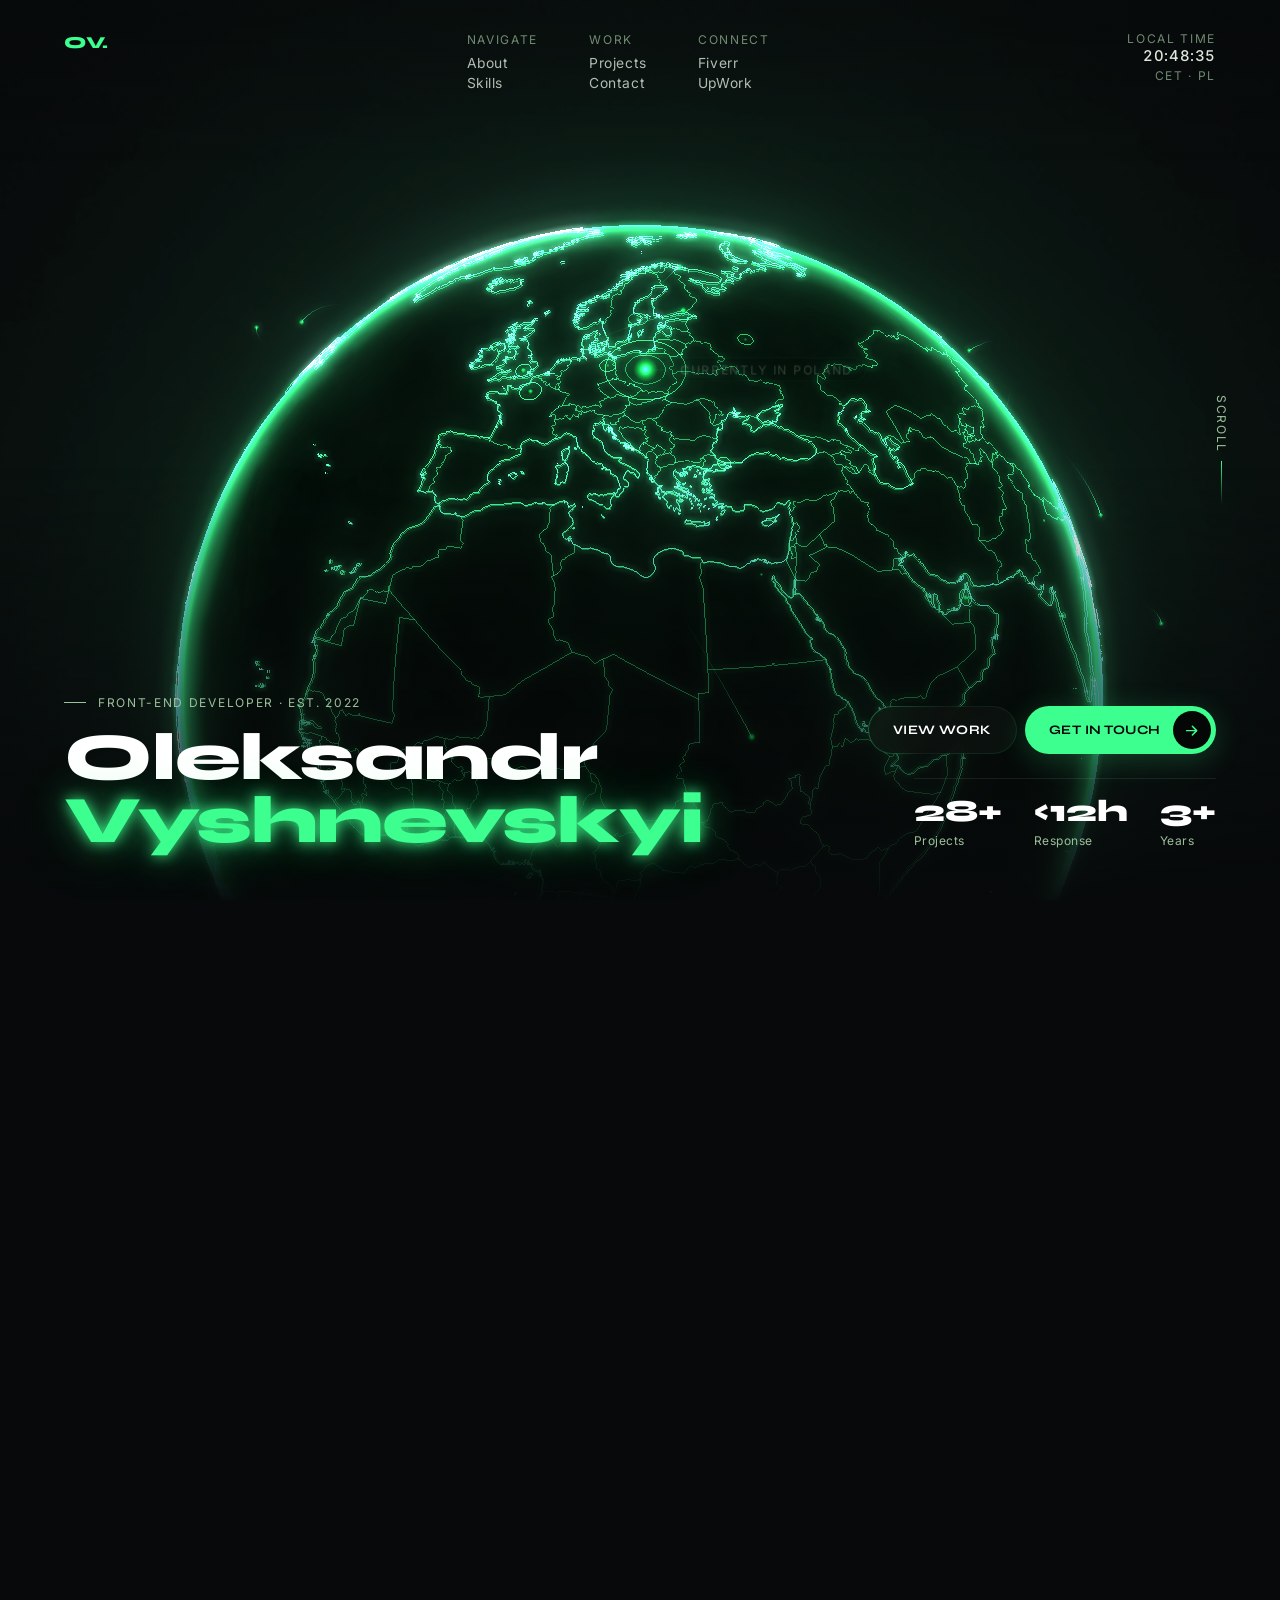
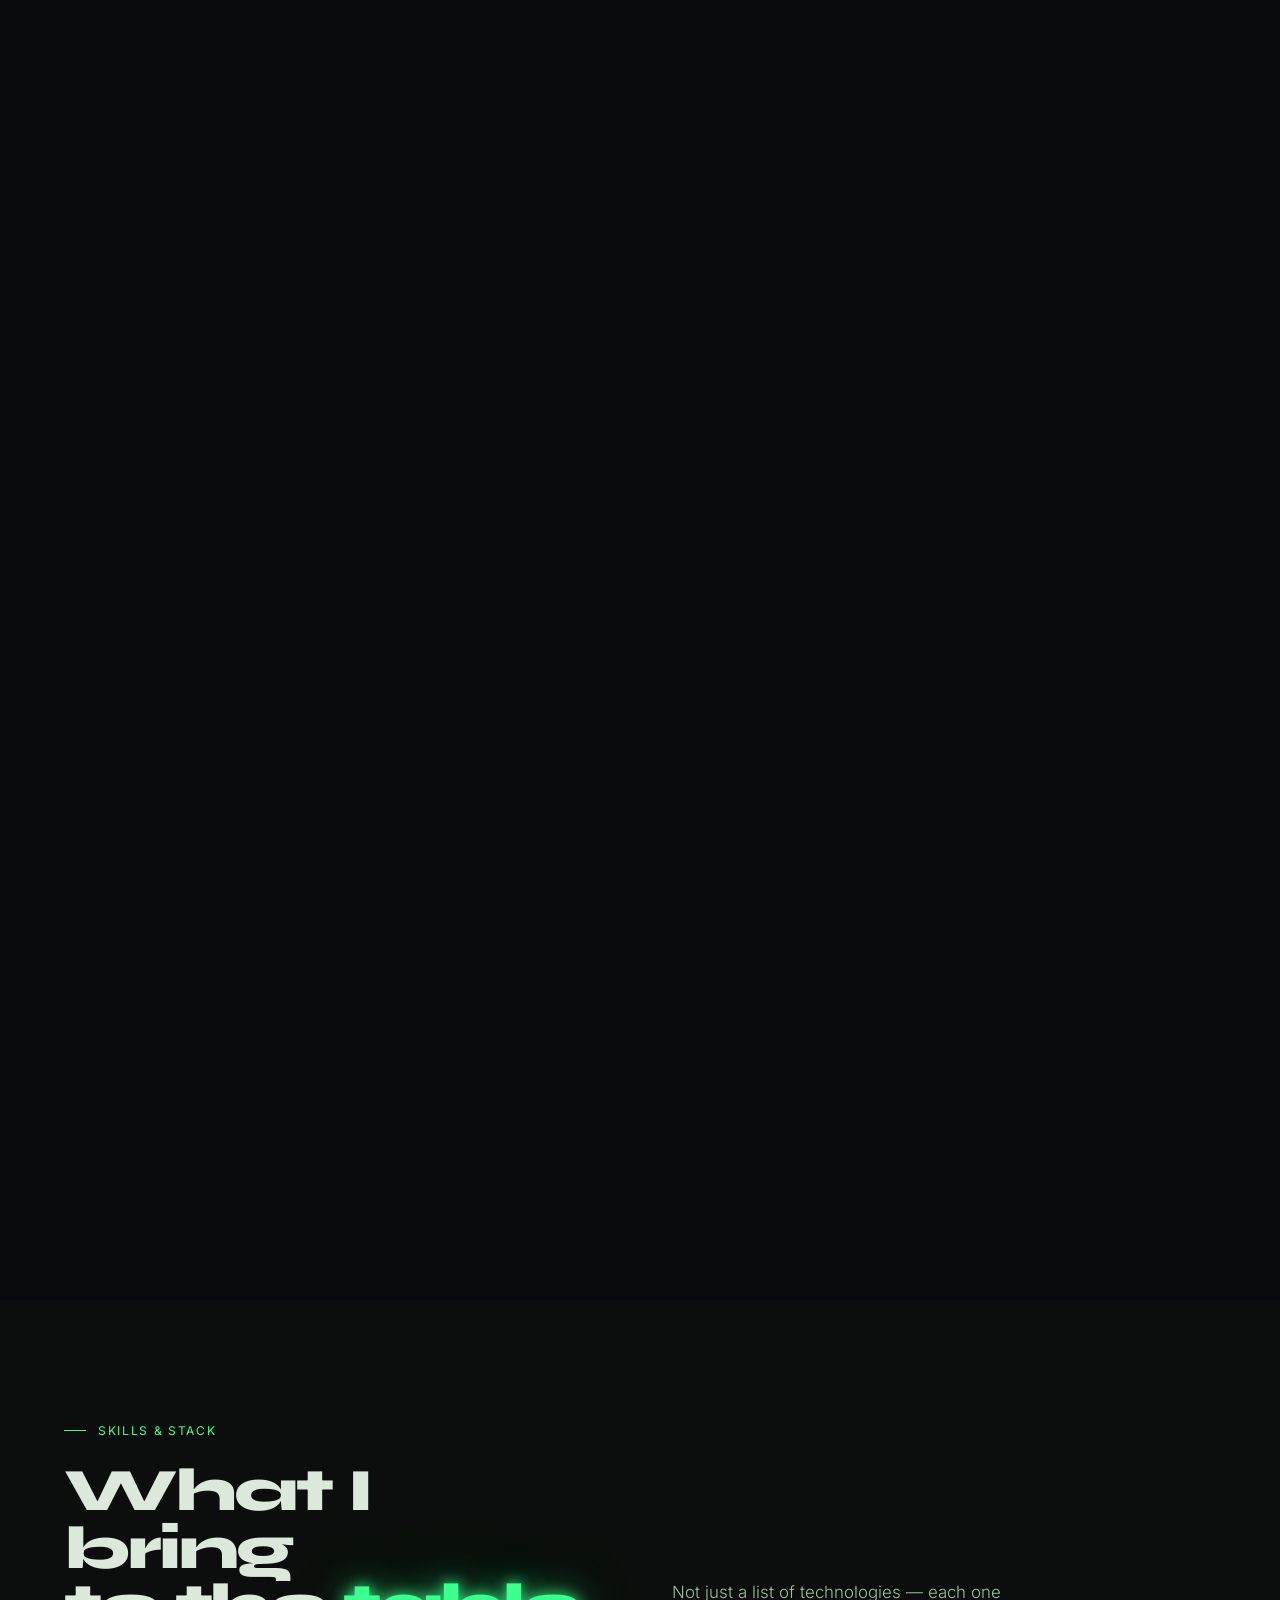
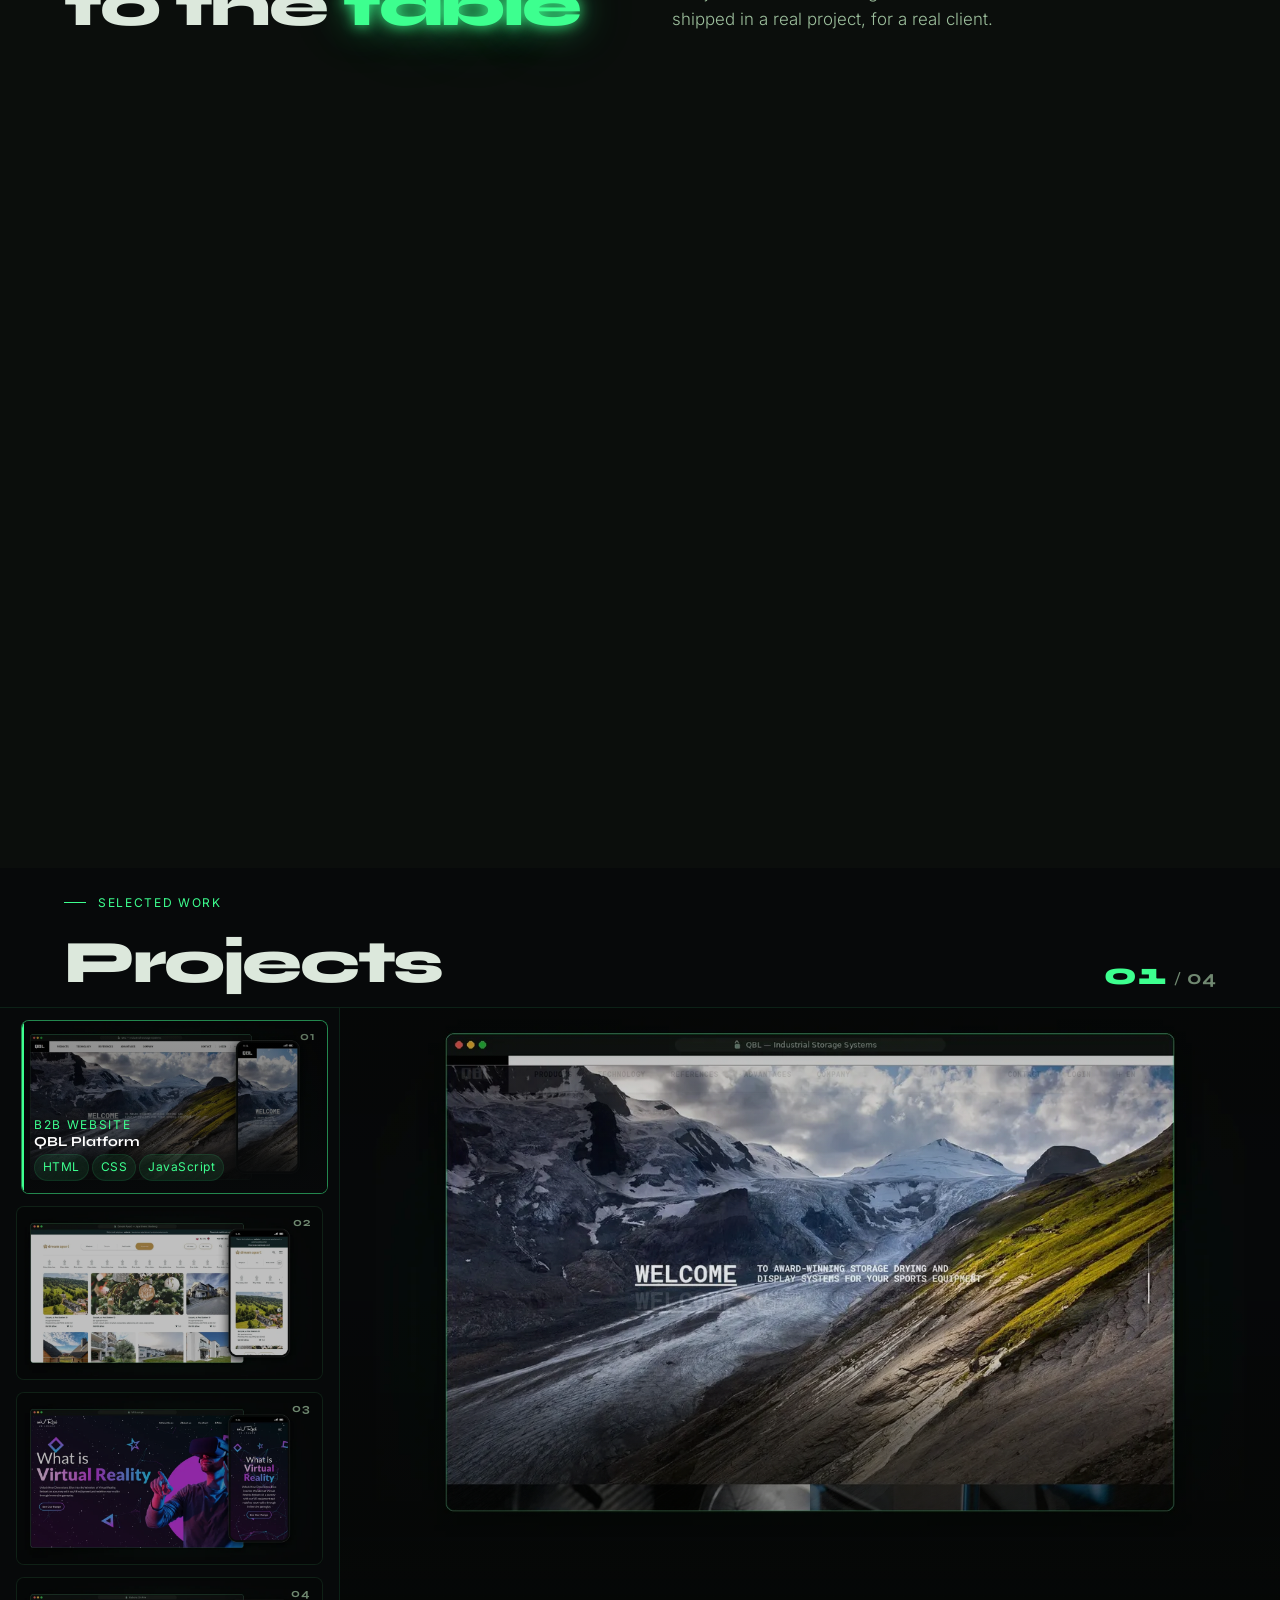
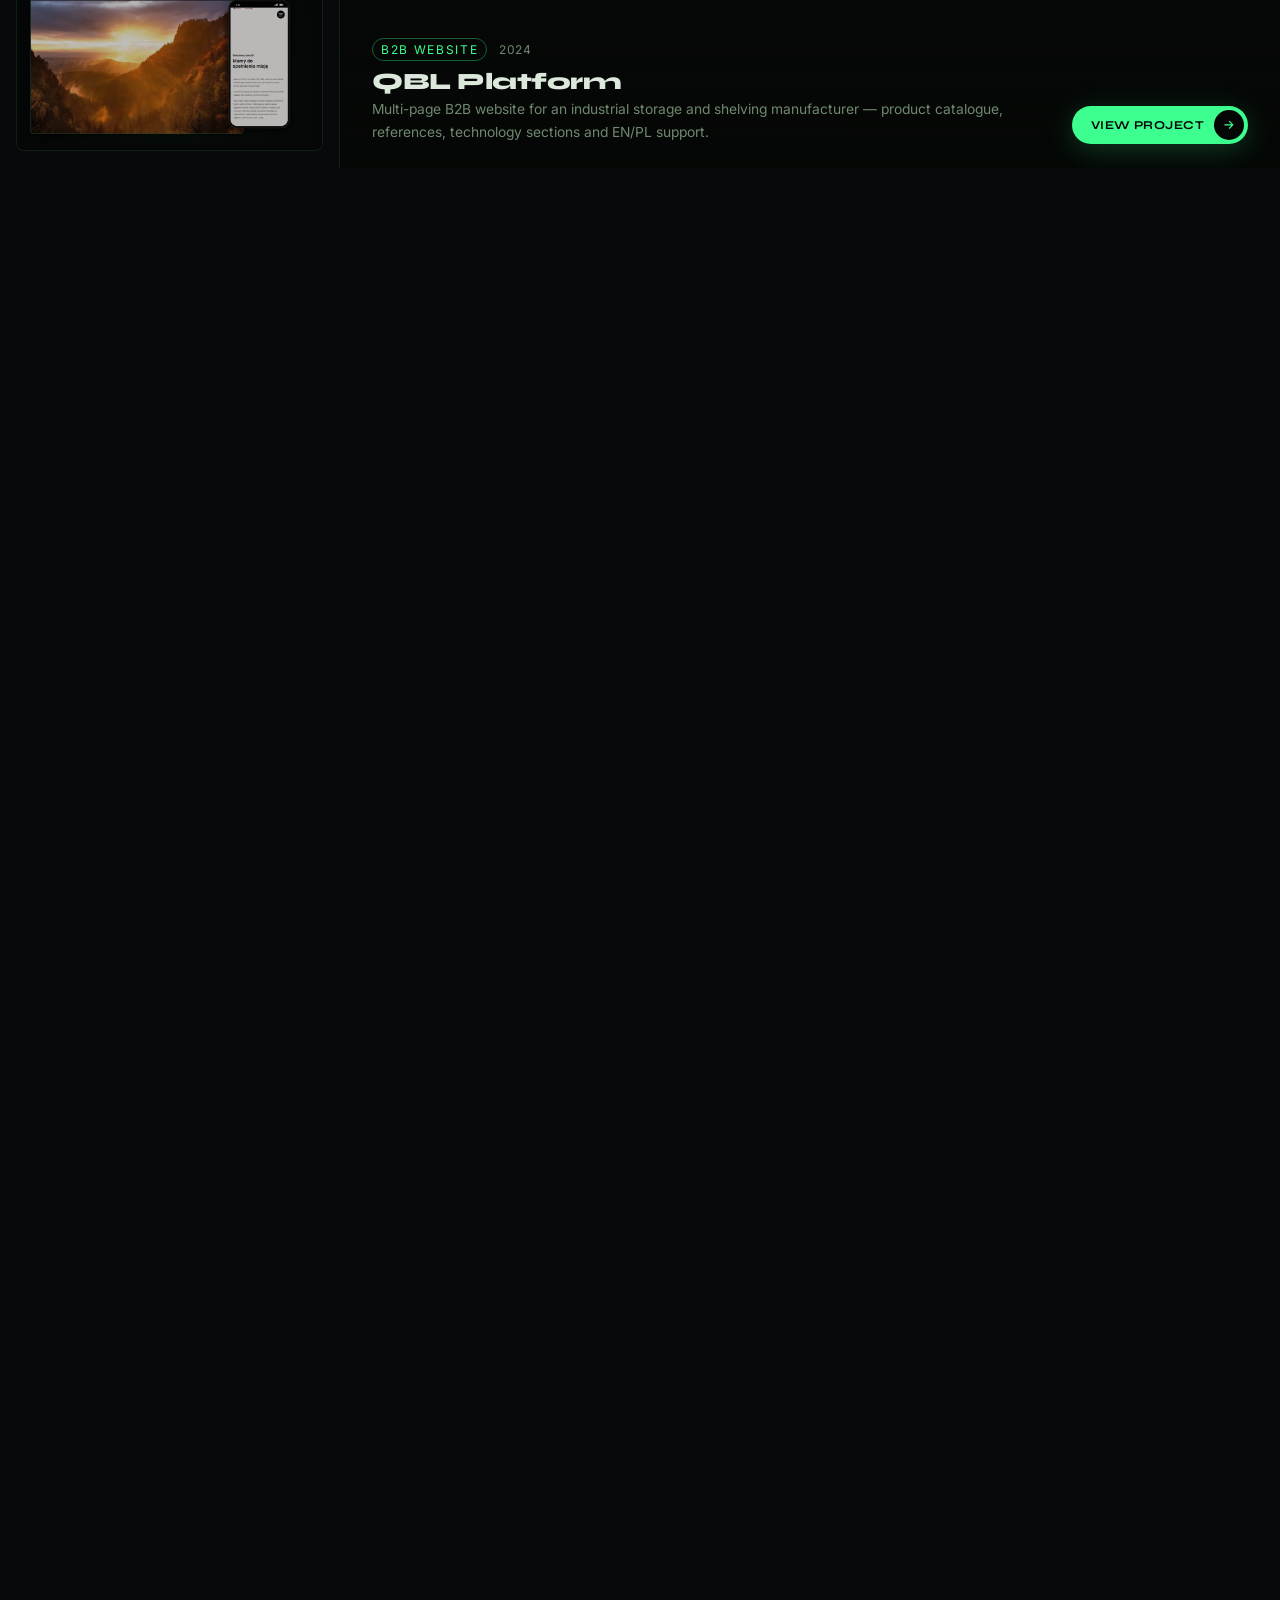
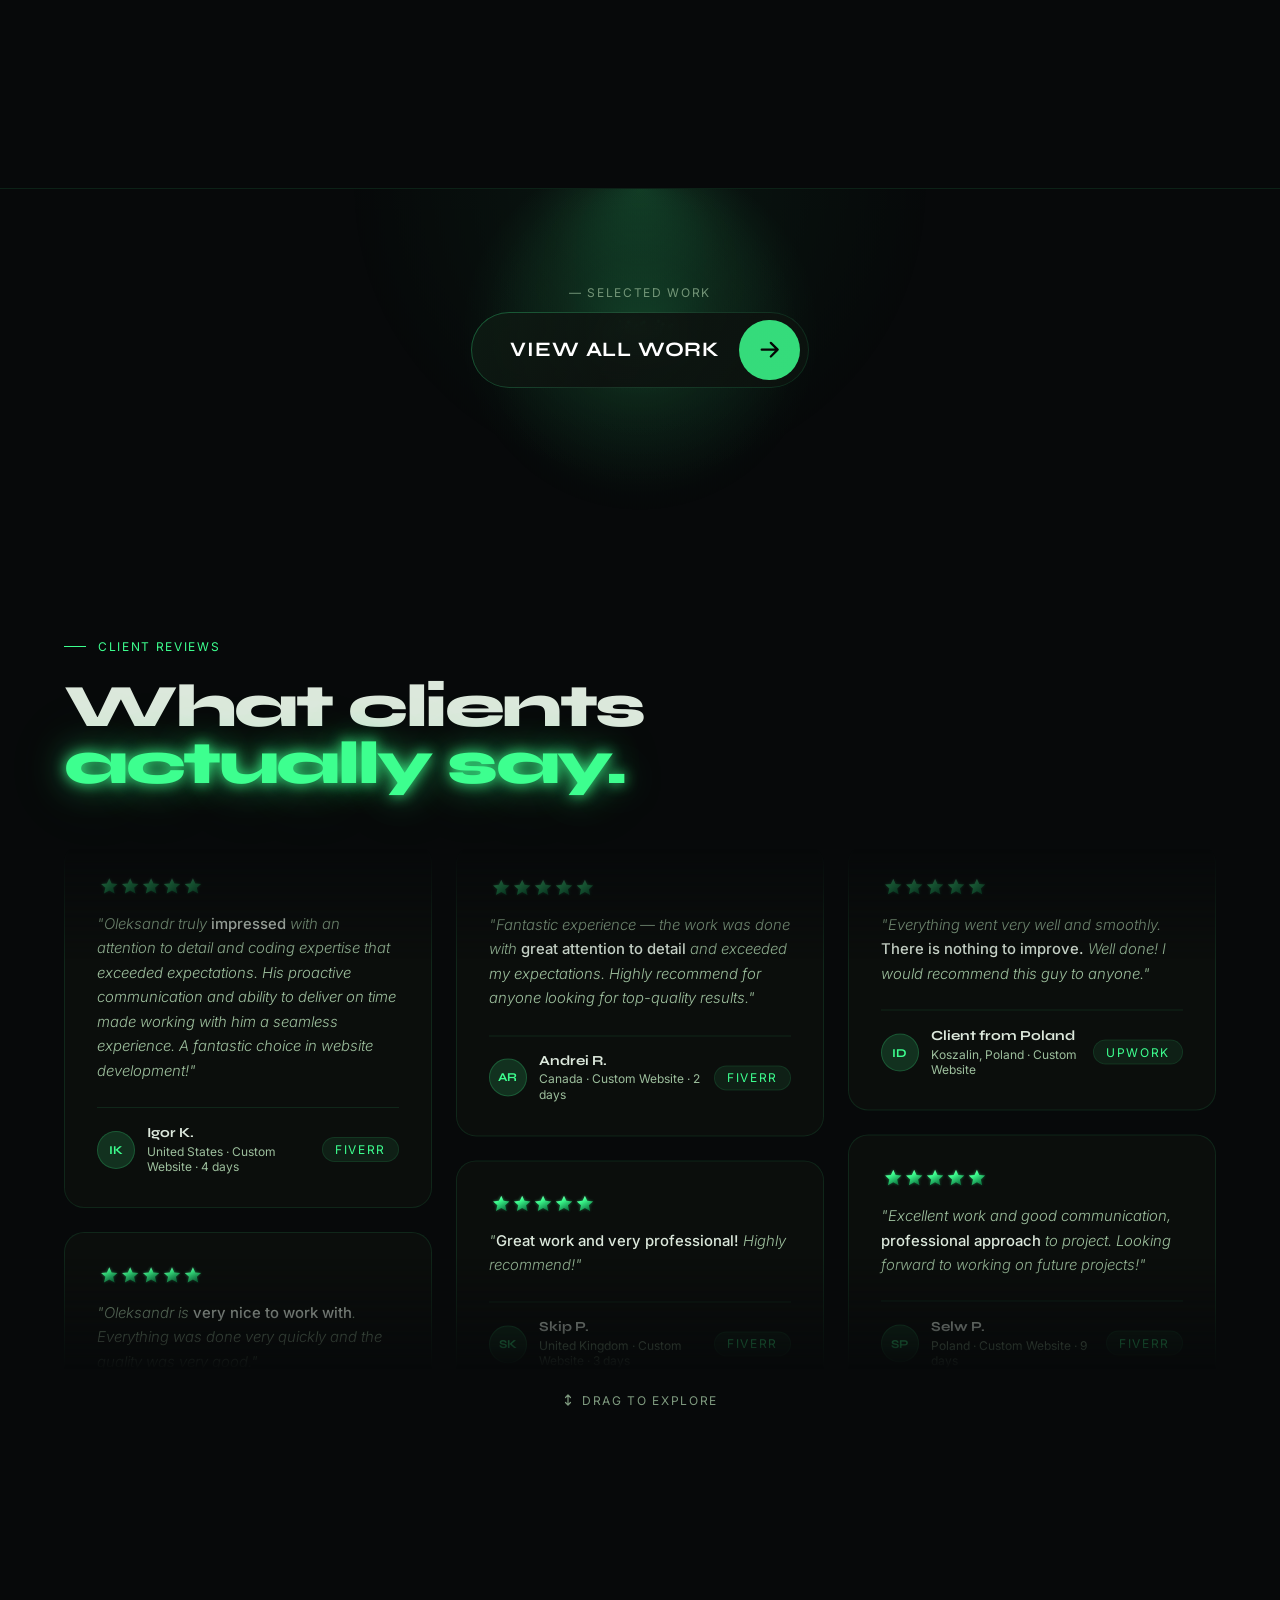
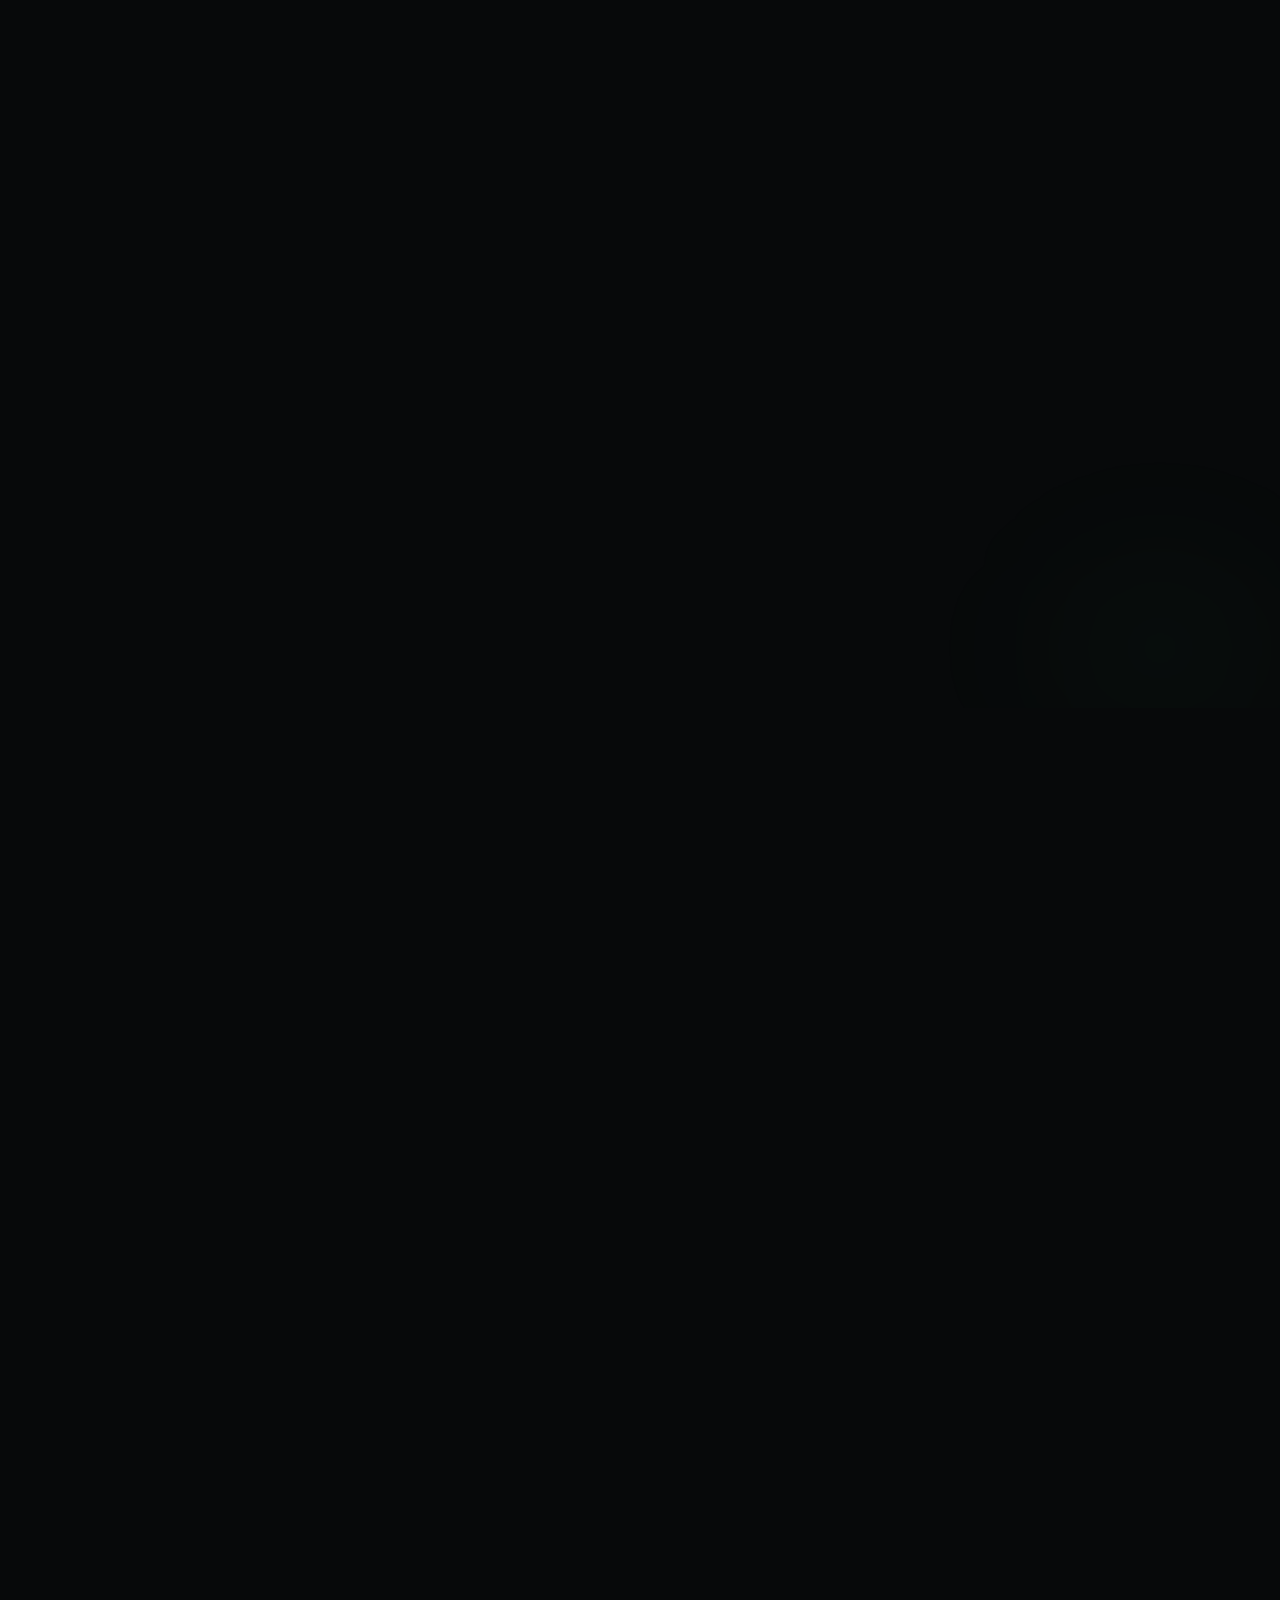
<file: index.html>
<!DOCTYPE html>
<html lang="en">

<head>
  <meta charset="UTF-8">
  <script>document.documentElement.classList.add('js')</script>
  <meta name="theme-color" content="#07090A">
  <meta name="viewport" content="width=device-width, initial-scale=1.0, viewport-fit=cover">

  <!-- ─── Primary SEO ─── -->
  <title>Oleksandr Vyshnevskyi — Front-End Developer</title>
  <meta name="description" content="Front-end developer from Poland: 28+ projects for clients in the US, Canada and Europe. Clean code, pixel-perfect design, on-time delivery.">
  <meta name="keywords" content="front-end developer, web developer, freelance developer, HTML CSS JavaScript, Fiverr developer, UpWork developer, landing page, web design, Oleksandr Vyshnevskyi">
  <meta name="author" content="Oleksandr Vyshnevskyi">
  <meta name="robots" content="index, follow">
  <link rel="canonical" href="https://vyshnevsky.com/">

  <!-- ─── Open Graph (Facebook, LinkedIn, Telegram, WhatsApp) ─── -->
  <meta property="og:type" content="website">
  <meta property="og:url" content="https://vyshnevsky.com/">
  <meta property="og:title" content="Oleksandr Vyshnevskyi — Front-End Developer">
  <meta property="og:description" content="28+ projects delivered for clients across the US, Canada, and Europe. Clean code, pixel-perfect design, on-time delivery.">
  <meta property="og:image" content="https://vyshnevsky.com/images/og-preview-1200x630.png">
  <meta property="og:image:width" content="1200">
  <meta property="og:image:height" content="630">
  <meta property="og:image:alt" content="Oleksandr Vyshnevskyi — Front-End Developer">
  <meta property="og:locale" content="en_US">
  <meta property="og:site_name" content="Oleksandr Vyshnevskyi">

  <!-- ─── Twitter Card ─── -->
  <meta name="twitter:card" content="summary_large_image">
  <meta name="twitter:url" content="https://vyshnevsky.com/">
  <meta name="twitter:title" content="Oleksandr Vyshnevskyi — Front-End Developer">
  <meta name="twitter:description" content="28+ projects delivered for clients across the US, Canada, and Europe. Clean code, pixel-perfect design, on-time delivery.">
  <meta name="twitter:image" content="https://vyshnevsky.com/images/og-preview-1200x630.png">
  <meta name="twitter:image:alt" content="Oleksandr Vyshnevskyi — Front-End Developer">

  <!-- ─── Favicon ─── -->
  <link rel="icon" type="image/x-icon" href="images/favicon.ico">
  <link rel="icon" type="image/png" sizes="32x32" href="images/favicon-32x32.png">
  <link rel="icon" type="image/png" sizes="16x16" href="images/favicon-16x16.png">
  <link rel="apple-touch-icon" sizes="180x180" href="images/apple-touch-icon.png">

  <!-- ─── JSON-LD Structured Data ─── -->
  <script type="application/ld+json">
  {
    "@context": "https://schema.org",
    "@type": "Person",
    "name": "Oleksandr Vyshnevskyi",
    "jobTitle": "Front-End Developer",
    "url": "https://vyshnevsky.com",
    "email": "oleksandr.vyshnevskyi.work@gmail.com",
    "description": "Front-end developer with 3+ years of experience and 28+ projects delivered for clients in the US, Canada, and Europe.",
    "sameAs": [
      "https://linkedin.com/in/oleksandr-vyshnevskyi-71875734a",
      "https://github.com/oleksandr549"
    ],
    "knowsAbout": ["HTML", "CSS", "JavaScript", "PHP", "UI/UX Design", "Figma", "Responsive Design"],
    "worksFor": {
      "@type": "Organization",
      "name": "Freelance"
    }
  }
  </script>

  <!-- ─── Fonts & Styles ─── -->
  <link rel="preload" href="fonts/syne-latin-800-normal.woff2" as="font" type="font/woff2" crossorigin>
  <link rel="preload" href="fonts/inter-latin-400-normal.woff2" as="font" type="font/woff2" crossorigin>
  <link rel="stylesheet" href="styles/fonts.css">
  <link rel="stylesheet" href="styles/tokens.css">
  <link rel="stylesheet" href="styles/style.css">
  <link rel="stylesheet" href="styles/buttons.css">
  <!-- Preload GSAP (critical for hero animation) -->
  <link rel="preload" as="script" href="script/vendor/gsap.min.js">




</head>

<body data-page="home">
  <a class="skip-link" href="#main">Skip to content</a>

  <div class="page-content">

  <div class="scroll-progress" id="scrollProgress"></div>

  <!-- NAV -->
  <nav id="nav">
    <a class="logo" href="#">OV.</a>

    <!-- hero state: column nav -->
    <div class="nav-cols">
      <div class="nav-col">
        <div class="nav-col-head">Navigate</div>
        <a href="#about">About</a>
        <a href="#skills">Skills</a>
      </div>
      <div class="nav-col">
        <div class="nav-col-head">Work</div>
        <a href="projects.html">Projects</a>
        <a href="#contact">Contact</a>
      </div>
      <div class="nav-col">
        <div class="nav-col-head">Connect</div>
        <a href="https://www.fiverr.com/vyshnevsky" target="_blank" rel="noopener noreferrer">Fiverr</a>
        <a href="https://www.upwork.com/freelancers/~01569a3bc56c0a5504" target="_blank" rel="noopener noreferrer">UpWork</a>
      </div>
    </div>

    <!-- hero state: time block — footer style -->
    <div class="nav-right-block">
      <span class="nav-time-label">Local time</span>
      <div class="nav-time-box" id="navTime">--:--:--</div>
      <div class="nav-tz">CET · PL</div>
    </div>

    <!-- scrolled state: inline links + compact time -->
    <div class="nav-scrolled-links">
      <a href="#about">About</a>
      <a href="#skills">Skills</a>
      <a href="projects.html">Projects</a>
      <a href="#contact">Contact</a>
    </div>
    <div class="nav-scrolled-time">
      <span id="navTimeS">--:--:--</span>
      <span class="nav-scrolled-tz">CET · PL</span>
    </div>

    <button type="button" class="nav-burger" id="navBurger" aria-label="Menu" aria-expanded="false" aria-controls="navMobile">
      <span></span><span></span><span></span>
    </button>
  </nav>

  <!-- mobile nav overlay -->
  <div class="nav-mobile" id="navMobile">
    <a href="#about" class="nm-link">About</a>
    <a href="#skills" class="nm-link">Skills</a>
    <a href="projects.html" class="nm-link">Projects</a>
    <a href="#contact" class="nm-link">Contact</a>
    <div class="nm-time-block">
      <span class="nm-time-label">Local time</span>
      <span id="nmTime">--:--:--</span>
      <span class="nm-time-tz">CET · PL</span>
    </div>
  </div>

  <main id="main">

  <!-- ─── HERO ─── -->
  <section id="hero">

    <!-- 3D Globe background -->
    <canvas id="globeCanvas" aria-hidden="true"></canvas>




    <!-- Vertical scroll hint — right side -->
    <div class="hero-scroll-hint" id="heroScroll">
      <span class="scroll-lbl">Scroll</span>
      <div class="scroll-bar"></div>
    </div>

    <!-- Bottom bar: name left, stats right -->
    <div class="hero-bottom" id="heroBtns">
      <div class="hero-bottom-left">
        <div class="hero-tagline" id="heroTag">
          <span class="hero-tagline-line"></span>
          Front-End Developer · Est. 2022
        </div>
        <h1 class="hero-name">
          <span class="line"><span class="inner" id="heroL1">Oleksandr</span></span>
          <span class="line"><span class="inner glow" id="heroL2">Vyshnevskyi</span></span>
        </h1>
      </div>
      <div class="hero-bottom-right">
        <div class="hero-ctas">
          <a href="projects.html" class="hero-cta btn btn--secondary btn--text">View work</a>
          <a href="#contact" class="hero-cta btn btn--primary">Get in touch <span class="btn__icon"><svg viewBox="0 0 24 24" aria-hidden="true"><path d="M5 12h14M13 6l6 6-6 6"/></svg></span></a>
        </div>
        <div class="hero-stats">
          <div class="hero-stat"><div class="hs-n">28+</div><div class="hs-l">Projects</div></div>
          <div class="hero-stat"><div class="hs-n">&lt;12h</div><div class="hs-l">Response</div></div>
          <div class="hero-stat"><div class="hs-n">3+</div><div class="hs-l">Years</div></div>
        </div>
      </div>
    </div>

  </section>

  <!-- ─── ABOUT ─── -->
<section id="about">
  <div class="about-sticky-wrap">
    <div class="about-bento-inner">
      <div class="about-stag-wrap">
        <div class="about-stag">About Me</div>
      </div>

    <div class="about-bento">

      <!-- ① PHOTO -->
      <div class="ab-card ab-photo">
        <div class="ab-photo-ring"></div>
        <div class="ab-photo-img-wrap">
          <img id="aboutImgBack"  src="images/photo1.webp" alt="Oleksandr Vyshnevskyi" width="941" height="1672" loading="lazy">
          <img id="aboutImgFront" src="images/photo2.webp" alt="Oleksandr Vyshnevskyi" width="941" height="1672" loading="lazy">
        </div>
        <div class="ab-photo-overlay"></div>
        <div class="ab-photo-label">
          <div class="ab-photo-avail"><span class="ab-photo-pulse"></span>Available for work</div>
          <div class="ab-photo-name">Oleksandr Vyshnevskyi</div>
          <div class="ab-photo-title">Front-End Developer</div>
          <div class="ab-photo-loc">
            <svg width="10" height="10" viewBox="0 0 24 24" fill="none" stroke="currentColor" stroke-width="2"><path d="M21 10c0 7-9 13-9 13s-9-6-9-13a9 9 0 0118 0z"/><circle cx="12" cy="10" r="3"/></svg>
            Poland · Remote
          </div>
        </div>
      </div>

      <!-- ② HEADLINE -->
    <div class="ab-card ab-headline">
      <div class="ab-headline-corner"></div>
      <h2>Front-end dev who ships on time and <span class="glow">gets it right.</span></h2>
    </div>

    <!-- ③ VISUAL CARDS — right column -->
    <div class="ab-card ab-ph ab-ph-1 ab-visual-card" id="abCard1">

        <div class="ab-vc-glow ab-vc-glow--code"></div>
      <img class="ab-vc-img ab-vc-img--code" src="images/ab-code.webp" alt="Code" width="1024" height="1024" loading="lazy" draggable="false">
      <div class="ab-vc-label ab-vc-label--br">
        <span class="ab-vc-tag">28+ Projects</span>
        <span class="ab-vc-text">Shipped &amp; delivered</span>
      </div>
    </div>

    <div class="ab-card ab-ph ab-ph-2 ab-visual-card" id="abCard2">
      <div class="ab-vc-glow"></div>
      <img class="ab-vc-img" src="images/ab-laptop.webp" alt="MacBook" width="1024" height="1024" loading="lazy" draggable="false">
      <div class="ab-vc-label">
        <span class="ab-vc-tag">Est. 2022</span>
        <span class="ab-vc-text">Crafting web since</span>
      </div>
    </div>


    <!-- ④ BIO -->
    <div class="ab-card ab-bio">
      <div class="ab-bio-content">
        <p>Since 2022 I've shipped <strong>28+ projects</strong> for clients across the US, Canada, and Europe — landing pages, multi-page platforms, e-commerce builds, and custom web apps. Every project delivered on time.</p>
        <p>I handle both design and development. That means <strong>no miscommunication between designer and developer</strong> — one person owns the result from Figma to live site.</p>
      </div>
      <div class="ab-bio-platforms">
        <a href="https://www.fiverr.com/vyshnevsky" target="_blank" rel="noopener noreferrer" class="ab-bio-platform">Fiverr</a>
        <a href="https://www.upwork.com/freelancers/~01569a3bc56c0a5504" target="_blank" rel="noopener noreferrer" class="ab-bio-platform">UpWork</a>
        <a href="https://github.com/oleksandr549" target="_blank" rel="noopener noreferrer" class="ab-bio-platform">GitHub</a>
        <a href="https://linkedin.com/in/oleksandr-vyshnevskyi-71875734a" target="_blank" rel="noopener noreferrer" class="ab-bio-platform">LinkedIn</a>
      </div>
    </div>



    <!-- ⑧ EXPERIENCE -->
    <div class="ab-card ab-exp">
      <div class="ab-exp-label">Experience &amp; Education</div>

      <div class="exp-row">
        <div class="exp-ico">
          <img src="images/dreamerstudio.webp" alt="Dreamer Studio" width="200" height="200" loading="lazy">
        </div>
        <div class="exp-info">
          <div class="exp-name">Dreamer Studio</div>
          <div class="exp-role">Front-End Developer · Agency Collaboration</div>
        </div>
        <span class="exp-yr">2023 – 2024</span>
      </div>

      <div class="exp-row">
        <div class="exp-ico">
          <img src="images/fiverr.webp" alt="Fiverr / UpWork" width="200" height="200" loading="lazy">
        </div>
        <div class="exp-info">
          <div class="exp-name">Fiverr / UpWork</div>
          <div class="exp-role">Freelance Front-End Developer</div>
        </div>
        <span class="exp-yr">2022 – Present</span>
      </div>

      <div class="exp-row">
        <div class="exp-ico">
          <img src="images/wsiz.webp" alt="UITM Rzeszów" width="200" height="200" loading="lazy">
        </div>
        <div class="exp-info">
          <div class="exp-name">UITM Rzeszów</div>
          <div class="exp-role">Bachelor's in Informatics</div>
        </div>
        <span class="exp-yr">2023 – Present</span>
      </div>
    </div>

    <!-- ⑨ CV -->
    <div class="ab-card ab-cv">
      <div class="ab-cv-eyebrow">Download</div>
      <div class="ab-cv-title">My full résumé &amp; portfolio</div>
      <a href="cv/cv.pdf" download class="btn-g btn btn--primary btn--s">Download CV <span class="btn__icon btn__icon--down"><svg viewBox="0 0 24 24" aria-hidden="true"><path d="M12 4v12M6 11l6 6 6-6M5 20h14"/></svg></span></a>
    </div>

  </div><!-- /about-bento -->
    </div><!-- /about-bento-inner -->
  </div><!-- /about-sticky-wrap -->
</section>


  <!-- ─── SKILLS ─── -->
  <section id="skills">
    <div class="wrap">
      <div class="skills-intro-row">
        <div>
          <div class="stag" id="skStag">Skills &amp; Stack</div>
          <h2 class="sh" id="skTitle">What I bring<br>to the <span class="glow">table</span></h2>
        </div>
        <p class="skills-sub" id="skSub">Not just a list of technologies — each one shipped in a real project, for a real client.</p>
      </div>
      <div class="sk-list" id="skList">

        <div class="sk-row" id="skRow0">
          <div class="sk-bar"></div>
          <div class="sk-bg"></div>
          <div class="sk-acc-head">
            <span class="sk-num">01</span>
            <span class="sk-acc-name">HTML &amp; CSS</span>
            <div class="sk-right">
              <span class="sk-cat">Core · Front-End</span>
              <span class="sk-lvl">Expert</span>
              <div class="sk-plus"><span>+</span></div>
            </div>
          </div>
          <div class="sk-body">
            <div class="sk-inner">
              <div class="sk-ghost">{ }</div>
              <div class="sk-desc">Semantic markup, Grid &amp; Flexbox layouts, custom design systems, SCSS architecture. Sites that load fast, look precise on every device, and hold up when content changes.</div>
              <div class="sk-tags">
                <span class="sk-tag">HTML5</span><span class="sk-tag">CSS3</span><span class="sk-tag">SCSS</span><span class="sk-tag">CSS Grid</span><span class="sk-tag">Responsive</span><span class="sk-tag">Animations</span>
              </div>
            </div>
          </div>
        </div>

        <div class="sk-row" id="skRow1">
          <div class="sk-bar"></div>
          <div class="sk-bg"></div>
          <div class="sk-acc-head">
            <span class="sk-num">02</span>
            <span class="sk-acc-name">JavaScript</span>
            <div class="sk-right">
              <span class="sk-cat">Interactivity</span>
              <span class="sk-lvl">Advanced</span>
                  <div class="sk-plus"><span>+</span></div>
            </div>
          </div>
          <div class="sk-body">
            <div class="sk-inner">
              <div class="sk-ghost">JS</div>
              <div class="sk-desc">Interactive menus, live filtering, form validation, API calls — built clean with ES6+. No framework overhead when vanilla is enough to deliver the result.</div>
              <div class="sk-tags">
                <span class="sk-tag">ES6+</span><span class="sk-tag">DOM</span><span class="sk-tag">Fetch API</span><span class="sk-tag">Events</span><span class="sk-tag">Modules</span>
              </div>
            </div>
          </div>
        </div>

        <div class="sk-row" id="skRow2">
          <div class="sk-bar"></div>
          <div class="sk-bg"></div>
          <div class="sk-acc-head">
            <span class="sk-num">03</span>
            <span class="sk-acc-name">Motion &amp; GSAP</span>
            <div class="sk-right">
              <span class="sk-cat">Animation</span>
              <span class="sk-lvl">Advanced</span>
                  <div class="sk-plus"><span>+</span></div>
            </div>
          </div>
          <div class="sk-body">
            <div class="sk-inner">
              <div class="sk-ghost">▶</div>
              <div class="sk-desc">Scroll-driven sequences, entrance animations, micro-interactions — motion that makes the UI feel premium and alive. Every animation serves the UX, not just the eye.</div>
              <div class="sk-tags">
                <span class="sk-tag">GSAP</span><span class="sk-tag">ScrollTrigger</span><span class="sk-tag">SplitText</span><span class="sk-tag">CSS Animations</span>
              </div>
            </div>
          </div>
        </div>

        <div class="sk-row" id="skRow3">
          <div class="sk-bar"></div>
          <div class="sk-bg"></div>
          <div class="sk-acc-head">
            <span class="sk-num">04</span>
            <span class="sk-acc-name">UI/UX &amp; Figma</span>
            <div class="sk-right">
              <span class="sk-cat">Design</span>
              <span class="sk-lvl">Proficient</span>
                  <div class="sk-plus"><span>+</span></div>
            </div>
          </div>
          <div class="sk-body">
            <div class="sk-inner">
              <div class="sk-ghost">✦</div>
              <div class="sk-desc">Design from scratch or build from your file. Either way the result looks intentional — not like a template anyone else could buy off a marketplace.</div>
              <div class="sk-tags">
                <span class="sk-tag">Figma</span><span class="sk-tag">Prototyping</span><span class="sk-tag">UI Systems</span><span class="sk-tag">Components</span>
              </div>
            </div>
          </div>
        </div>

        <div class="sk-row" id="skRow4">
          <div class="sk-bar"></div>
          <div class="sk-bg"></div>
          <div class="sk-acc-head">
            <span class="sk-num">05</span>
            <span class="sk-acc-name">Backend &amp; Data</span>
            <div class="sk-right">
              <span class="sk-cat">Back-End</span>
              <span class="sk-lvl">Intermediate</span>
                  <div class="sk-plus"><span>+</span></div>
            </div>
          </div>
          <div class="sk-body">
            <div class="sk-inner">
              <div class="sk-ghost">&lt;/&gt;</div>
              <div class="sk-desc">Contact forms, user auth, database-driven content — PHP and Python for the server logic that makes your site actually work, not just look like it does.</div>
              <div class="sk-tags">
                <span class="sk-tag">PHP</span><span class="sk-tag">Python</span><span class="sk-tag">SQL</span><span class="sk-tag">REST APIs</span><span class="sk-tag">MySQL</span>
              </div>
            </div>
          </div>
        </div>

        <div class="sk-row" id="skRow5">
          <div class="sk-bar"></div>
          <div class="sk-bg"></div>
          <div class="sk-acc-head">
            <span class="sk-num">06</span>
            <span class="sk-acc-name">Dev Workflow</span>
            <div class="sk-right">
              <span class="sk-cat">Workflow</span>
              <span class="sk-lvl">Proficient</span>
                  <div class="sk-plus"><span>+</span></div>
            </div>
          </div>
          <div class="sk-body">
            <div class="sk-inner">
              <div class="sk-ghost">⌥</div>
              <div class="sk-desc">Version-controlled from day one, deployed clean, delivered on schedule. You always know where the project stands — no radio silence, no surprises at the finish line.</div>
              <div class="sk-tags">
                <span class="sk-tag">Git</span><span class="sk-tag">GitHub</span><span class="sk-tag">Deployment</span><span class="sk-tag">On-time delivery</span>
              </div>
            </div>
          </div>
        </div>

      </div><!-- /sk-list -->
    </div><!-- /wrap -->
  </section>
  <!-- ─── PROJECTS ─── -->
  <section id="projects">

    <div class="pjs-wrap" id="pjsWrap">
      <div class="pjs-sticky" id="pjsSticky">

        <!-- Header -->
        <div class="pjs-header">
          <div>
            <div class="stag">Selected Work</div>
            <h2 class="sh">Projects</h2>
          </div>
          <div class="pjs-counter">
            <span class="pjs-cur" id="pjsCur">01</span>
            <span class="pjs-sep">/</span>
            <span class="pjs-tot" id="pjsTot">04</span>
          </div>
        </div>

        <!-- Body: left list + right preview -->
        <div class="pjs-body">

          <!-- LEFT — 16:9 cards -->
          <div class="pjs-left">
            <div class="pjs-list" id="pjsList">

              <div tabindex="0" role="button" class="pjs-card active"
                data-index="0"
                data-name="QBL Platform"
                data-type="B2B Website"
                data-year="2024"
                data-desc="Multi-page B2B website for an industrial storage and shelving manufacturer — product catalogue, references, technology sections and EN/PL support."
                data-stack="HTML,CSS,JavaScript"
                data-video="images/projects/qbl.mp4"
                data-video-webm="images/projects/qbl.webm"
                data-poster="images/projects/qbl-poster.webp"
                data-link="project-detail.html?id=12">
                <div class="pjs-card-bar"></div>
                <div class="pjs-card-thumb">
                  <img src="images/projects/qbl-thumb.webp" alt="QBL Platform" width="640" height="360" loading="lazy">
                </div>
                <span class="pjs-card-num">01</span>
                <div class="pjs-card-overlay">
                  <div class="pjs-card-type">B2B Website</div>
                  <div class="pjs-card-name">QBL Platform</div>
                  <div class="pjs-card-tags">
                    <span>HTML</span><span>CSS</span><span>JavaScript</span>
                  </div>
                </div>
              </div>

              <div tabindex="0" role="button" class="pjs-card"
                data-index="1"
                data-name="Dream Apart"
                data-type="Booking Platform"
                data-year="2024"
                data-desc="Vacation apartment booking platform UI — location and guest search, map view, filters and ski-resort property listings."
                data-stack="HTML,CSS,JavaScript"
                data-video="images/projects/dreamapart.mp4"
                data-video-webm="images/projects/dreamapart.webm"
                data-poster="images/projects/dreamapart-poster.webp"
                data-link="project-detail.html?id=13">
                <div class="pjs-card-bar"></div>
                <div class="pjs-card-thumb">
                  <img src="images/projects/dreamapart-thumb.webp" alt="Dream Apart" width="640" height="360" loading="lazy">
                </div>
                <span class="pjs-card-num">02</span>
                <div class="pjs-card-overlay">
                  <div class="pjs-card-type">Booking Platform</div>
                  <div class="pjs-card-name">Dream Apart</div>
                  <div class="pjs-card-tags">
                    <span>HTML</span><span>CSS</span><span>JavaScript</span>
                  </div>
                </div>
              </div>

              <div tabindex="0" role="button" class="pjs-card"
                data-index="2"
                data-name="VR Lounge"
                data-type="Landing"
                data-year="2025"
                data-desc="Conversion-focused landing page for a VR lounge — attractions with pricing, photo gallery, FAQ and a waiver page."
                data-stack="HTML,CSS,JavaScript,GSAP"
                data-video="images/projects/vrlounge.mp4"
                data-video-webm="images/projects/vrlounge.webm"
                data-poster="images/projects/vrlounge-poster.webp"
                data-link="project-detail.html?id=9">
                <div class="pjs-card-bar"></div>
                <div class="pjs-card-thumb">
                  <img src="images/projects/vrlounge-thumb.webp" alt="VR Lounge" width="640" height="360" loading="lazy">
                </div>
                <span class="pjs-card-num">03</span>
                <div class="pjs-card-overlay">
                  <div class="pjs-card-type">Landing</div>
                  <div class="pjs-card-name">VR Lounge</div>
                  <div class="pjs-card-tags">
                    <span>HTML</span><span>CSS</span><span>JavaScript</span><span>GSAP</span>
                  </div>
                </div>
              </div>

              <div tabindex="0" role="button" class="pjs-card"
                data-index="3"
                data-name="Nations on Fire"
                data-type="Multi-page Site"
                data-year="2024"
                data-desc="Multi-page website for a Polish missionary movement — video hero, event listings, media gallery and donation flow."
                data-stack="HTML,CSS,JavaScript,GSAP"
                data-video="images/projects/nationsfire.mp4"
                data-video-webm="images/projects/nationsfire.webm"
                data-poster="images/projects/nationsfire-poster.webp"
                data-link="project-detail.html?id=1">
                <div class="pjs-card-bar"></div>
                <div class="pjs-card-thumb">
                  <img src="images/projects/nationsfire-thumb.webp" alt="Nations on Fire" width="640" height="360" loading="lazy">
                </div>
                <span class="pjs-card-num">04</span>
                <div class="pjs-card-overlay">
                  <div class="pjs-card-type">Multi-page Site</div>
                  <div class="pjs-card-name">Nations on Fire</div>
                  <div class="pjs-card-tags">
                    <span>HTML</span><span>CSS</span><span>JavaScript</span><span>GSAP</span>
                  </div>
                </div>
              </div>




            </div>
          </div><!-- /pjs-left -->

          <!-- RIGHT — video preview -->
          <div class="pjs-right">
            <div class="pjs-video-box">
              <div class="pjs-video-ratio">
                <video
                  id="pjsVideo"
                  class="pjs-video"
                  muted
                  playsinline
                  loop
                  preload="none">
                  <!-- sources are set by script.js when the section scrolls into view -->
                </video>
                <img class="pjs-poster" id="pjsPoster" src="images/projects/qbl-poster.webp" alt="" aria-hidden="true" width="1280" height="720">
                <div class="pjs-video-overlay"></div>
                <!-- Info over the video -->
                <div class="pjs-info" id="pjsInfo">
                  <div class="pjs-info-left">
                    <div class="pjs-info-meta">
                      <span class="pjs-info-badge" id="pjsBadge">B2B Website</span>
                      <span class="pjs-info-year" id="pjsYear">2024</span>
                    </div>
                    <div class="pjs-info-name" id="pjsName">QBL Platform</div>
                    <div class="pjs-info-desc" id="pjsDesc">Multi-page B2B website for an industrial storage and shelving manufacturer — product catalogue, references, technology sections and EN/PL support.</div>
                  </div>
                  <a class="pjs-info-cta btn btn--primary btn--s" id="pjsCta" href="project-detail.html?id=12">View Project <span class="btn__icon"><svg viewBox="0 0 24 24" aria-hidden="true"><path d="M5 12h14M13 6l6 6-6 6"/></svg></span></a>
                </div>
              </div>
            </div>
          </div><!-- /pjs-right -->

        </div><!-- /pjs-body -->

      </div><!-- /pjs-sticky -->
    </div><!-- /pjs-wrap -->

    <!-- reveal — unchanged -->
    <div id="projReveal">
      <canvas class="reveal-canvas" id="revealCanvas"></canvas>
      <span class="reveal-label" id="revealLabel">— Selected Work</span>
      <a href="projects.html" class="reveal-btn btn btn--secondary btn--xl" id="revealBtn">View All Work <span class="btn__icon"><svg viewBox="0 0 24 24" aria-hidden="true"><path d="M5 12h14M13 6l6 6-6 6"/></svg></span></a>
    </div>

  </section>

  <!-- ─── REVIEWS ─── -->
  <section id="reviews">
    <svg style="position:absolute;width:0;height:0;overflow:hidden" aria-hidden="true" xmlns="http://www.w3.org/2000/svg">
  <defs>
    <linearGradient id="starGrad" x1="0%" y1="0%" x2="60%" y2="100%">
      <stop offset="0%"   stop-color="#AFFFDA"/>
      <stop offset="40%"  stop-color="#3DFF8F"/>
      <stop offset="100%" stop-color="#0D7A42"/>
    </linearGradient>
    <filter id="starGlow" x="-30%" y="-30%" width="160%" height="160%" color-interpolation-filters="sRGB">
      <feGaussianBlur in="SourceGraphic" stdDeviation="1.5" result="glow"/>
      <feComponentTransfer in="glow" result="glowBright">
        <feFuncA type="linear" slope="0.6"/>
      </feComponentTransfer>
      <feMerge>
        <feMergeNode in="glowBright"/>
        <feMergeNode in="SourceGraphic"/>
      </feMerge>
    </filter>
    <symbol id="star" viewBox="0 0 20 20">
      <polygon points="10,1.5 12.6,7.2 19,7.8 14.3,12.1 15.8,18.4 10,15.1 4.2,18.4 5.7,12.1 1,7.8 7.4,7.2"/>
    </symbol>
  </defs>
</svg>
    <div class="wrap">
      <div class="stag gsap-fade">Client Reviews</div>
      <h2 class="sh gsap-splitlines" style="margin-bottom:3.5rem">What clients<br><span class="glow">actually say.</span></h2>
      <div class="reviews-grid" id="reviewsGrid">

        <div class="review-card">
   <div class="review-stars">
  <svg class="stars-svg" viewBox="0 0 114 22" xmlns="http://www.w3.org/2000/svg" role="img" aria-label="5 out of 5 stars">
    <use href="#star" x="0"  y="1" width="20" height="20" fill="url(#starGrad)" filter="url(#starGlow)"/>
    <use href="#star" x="23" y="1" width="20" height="20" fill="url(#starGrad)" filter="url(#starGlow)"/>
    <use href="#star" x="46" y="1" width="20" height="20" fill="url(#starGrad)" filter="url(#starGlow)"/>
    <use href="#star" x="69" y="1" width="20" height="20" fill="url(#starGrad)" filter="url(#starGlow)"/>
    <use href="#star" x="92" y="1" width="20" height="20" fill="url(#starGrad)" filter="url(#starGlow)"/>
  </svg>
</div>
          <p class="review-text">"Oleksandr truly <strong>impressed</strong> with an attention to detail and coding
            expertise that exceeded expectations. His proactive communication and ability to deliver on time made
            working with him a seamless experience. A fantastic choice in website development!"</p>
          <div class="review-footer">
            <div class="review-avatar">IK</div>
            <div>
              <div class="review-name">Igor K.</div>
              <div class="review-meta">United States · Custom Website · 4 days</div>
            </div>
            <div class="review-platform">Fiverr </div>
          </div>
        </div>

        <div class="review-card">
   <div class="review-stars">
  <svg class="stars-svg" viewBox="0 0 114 22" xmlns="http://www.w3.org/2000/svg" role="img" aria-label="5 out of 5 stars">
    <use href="#star" x="0"  y="1" width="20" height="20" fill="url(#starGrad)" filter="url(#starGlow)"/>
    <use href="#star" x="23" y="1" width="20" height="20" fill="url(#starGrad)" filter="url(#starGlow)"/>
    <use href="#star" x="46" y="1" width="20" height="20" fill="url(#starGrad)" filter="url(#starGlow)"/>
    <use href="#star" x="69" y="1" width="20" height="20" fill="url(#starGrad)" filter="url(#starGlow)"/>
    <use href="#star" x="92" y="1" width="20" height="20" fill="url(#starGrad)" filter="url(#starGlow)"/>
  </svg>
</div>
          <p class="review-text">"Fantastic experience — the work was done with <strong>great attention to
              detail</strong> and exceeded my expectations. Highly recommend for anyone looking for top-quality
            results."</p>
          <div class="review-footer">
            <div class="review-avatar">AR</div>
            <div>
              <div class="review-name">Andrei R.</div>
              <div class="review-meta">Canada · Custom Website · 2 days</div>
            </div>
            <div class="review-platform">Fiverr</div>
          </div>
        </div>

        <div class="review-card">
   <div class="review-stars">
  <svg class="stars-svg" viewBox="0 0 114 22" xmlns="http://www.w3.org/2000/svg" role="img" aria-label="5 out of 5 stars">
    <use href="#star" x="0"  y="1" width="20" height="20" fill="url(#starGrad)" filter="url(#starGlow)"/>
    <use href="#star" x="23" y="1" width="20" height="20" fill="url(#starGrad)" filter="url(#starGlow)"/>
    <use href="#star" x="46" y="1" width="20" height="20" fill="url(#starGrad)" filter="url(#starGlow)"/>
    <use href="#star" x="69" y="1" width="20" height="20" fill="url(#starGrad)" filter="url(#starGlow)"/>
    <use href="#star" x="92" y="1" width="20" height="20" fill="url(#starGrad)" filter="url(#starGlow)"/>
  </svg>
</div>
          <p class="review-text">"Everything went very well and smoothly. <strong>There is nothing to improve.</strong>
            Well done! I would recommend this guy to anyone."</p>
          <div class="review-footer">
            <div class="review-avatar">ID</div>
            <div>
              <div class="review-name">Client from Poland</div>
              <div class="review-meta">Koszalin, Poland · Custom Website</div>
            </div>
            <div class="review-platform">UpWork</div>
          </div>
        </div>

        <div class="review-card">
   <div class="review-stars">
  <svg class="stars-svg" viewBox="0 0 114 22" xmlns="http://www.w3.org/2000/svg" role="img" aria-label="5 out of 5 stars">
    <use href="#star" x="0"  y="1" width="20" height="20" fill="url(#starGrad)" filter="url(#starGlow)"/>
    <use href="#star" x="23" y="1" width="20" height="20" fill="url(#starGrad)" filter="url(#starGlow)"/>
    <use href="#star" x="46" y="1" width="20" height="20" fill="url(#starGrad)" filter="url(#starGlow)"/>
    <use href="#star" x="69" y="1" width="20" height="20" fill="url(#starGrad)" filter="url(#starGlow)"/>
    <use href="#star" x="92" y="1" width="20" height="20" fill="url(#starGrad)" filter="url(#starGlow)"/>
  </svg>
</div>
          <p class="review-text">"Oleksandr is <strong>very nice to work with</strong>. Everything was done very quickly
            and the quality was very good."</p>
          <div class="review-footer">
            <div class="review-avatar">IV</div>
            <div>
              <div class="review-name">Ivan D.</div>
              <div class="review-meta">Italy · Custom Website · 5 days · Repeat Client</div>
            </div>
            <div class="review-platform">Fiverr</div>
          </div>
        </div>

        <div class="review-card">
   <div class="review-stars">
  <svg class="stars-svg" viewBox="0 0 114 22" xmlns="http://www.w3.org/2000/svg" role="img" aria-label="5 out of 5 stars">
    <use href="#star" x="0"  y="1" width="20" height="20" fill="url(#starGrad)" filter="url(#starGlow)"/>
    <use href="#star" x="23" y="1" width="20" height="20" fill="url(#starGrad)" filter="url(#starGlow)"/>
    <use href="#star" x="46" y="1" width="20" height="20" fill="url(#starGrad)" filter="url(#starGlow)"/>
    <use href="#star" x="69" y="1" width="20" height="20" fill="url(#starGrad)" filter="url(#starGlow)"/>
    <use href="#star" x="92" y="1" width="20" height="20" fill="url(#starGrad)" filter="url(#starGlow)"/>
  </svg>
</div>
          <p class="review-text">"<strong>Great work and very professional!</strong> Highly recommend!"</p>
          <div class="review-footer">
            <div class="review-avatar">SK</div>
            <div>
              <div class="review-name">Skip P.</div>
              <div class="review-meta">United Kingdom · Custom Website · 3 days</div>
            </div>
            <div class="review-platform">Fiverr</div>
          </div>
        </div>

        <div class="review-card">
   <div class="review-stars">
  <svg class="stars-svg" viewBox="0 0 114 22" xmlns="http://www.w3.org/2000/svg" role="img" aria-label="5 out of 5 stars">
    <use href="#star" x="0"  y="1" width="20" height="20" fill="url(#starGrad)" filter="url(#starGlow)"/>
    <use href="#star" x="23" y="1" width="20" height="20" fill="url(#starGrad)" filter="url(#starGlow)"/>
    <use href="#star" x="46" y="1" width="20" height="20" fill="url(#starGrad)" filter="url(#starGlow)"/>
    <use href="#star" x="69" y="1" width="20" height="20" fill="url(#starGrad)" filter="url(#starGlow)"/>
    <use href="#star" x="92" y="1" width="20" height="20" fill="url(#starGrad)" filter="url(#starGlow)"/>
  </svg>
</div>
          <p class="review-text">"Excellent work and good communication, <strong>professional approach</strong> to
            project. Looking forward to working on future projects!"</p>
          <div class="review-footer">
            <div class="review-avatar">SP</div>
            <div>
              <div class="review-name">Selw P.</div>
              <div class="review-meta">Poland · Custom Website · 9 days</div>
            </div>
            <div class="review-platform">Fiverr</div>
          </div>
        </div>

        <div class="review-card">
   <div class="review-stars">
  <svg class="stars-svg" viewBox="0 0 114 22" xmlns="http://www.w3.org/2000/svg" role="img" aria-label="5 out of 5 stars">
    <use href="#star" x="0"  y="1" width="20" height="20" fill="url(#starGrad)" filter="url(#starGlow)"/>
    <use href="#star" x="23" y="1" width="20" height="20" fill="url(#starGrad)" filter="url(#starGlow)"/>
    <use href="#star" x="46" y="1" width="20" height="20" fill="url(#starGrad)" filter="url(#starGlow)"/>
    <use href="#star" x="69" y="1" width="20" height="20" fill="url(#starGrad)" filter="url(#starGlow)"/>
    <use href="#star" x="92" y="1" width="20" height="20" fill="url(#starGrad)" filter="url(#starGlow)"/>
  </svg>
</div>
          <p class="review-text">"<strong>Excellent solution</strong> for the form validation task — clean, reusable
            code covering name, email, and international phone validation. Communication was professional, delivery
            on time, and the result exceeded expectations."</p>
          <div class="review-footer">
            <div class="review-avatar">KA</div>
            <div>
              <div class="review-name">Kaitimbet</div>
              <div class="review-meta">Kazakhstan · Custom Website · 5 days</div>
            </div>
            <div class="review-platform">Fiverr</div>
          </div>
        </div>

        <div class="review-card">
   <div class="review-stars">
  <svg class="stars-svg" viewBox="0 0 114 22" xmlns="http://www.w3.org/2000/svg" role="img" aria-label="5 out of 5 stars">
    <use href="#star" x="0"  y="1" width="20" height="20" fill="url(#starGrad)" filter="url(#starGlow)"/>
    <use href="#star" x="23" y="1" width="20" height="20" fill="url(#starGrad)" filter="url(#starGlow)"/>
    <use href="#star" x="46" y="1" width="20" height="20" fill="url(#starGrad)" filter="url(#starGlow)"/>
    <use href="#star" x="69" y="1" width="20" height="20" fill="url(#starGrad)" filter="url(#starGlow)"/>
    <use href="#star" x="92" y="1" width="20" height="20" fill="url(#starGrad)" filter="url(#starGlow)"/>
  </svg>
</div>
          <p class="review-text">"<strong>Did the task very quickly.</strong>"</p>
          <div class="review-footer">
            <div class="review-avatar">DK</div>
            <div>
              <div class="review-name">Daria K.</div>
              <div class="review-meta">Kyiv, Ukraine</div>
            </div>
            <div class="review-platform">UpWork</div>
          </div>
        </div>

      </div>
      <div class="reviews-hint" aria-hidden="true">
  <svg width="12" height="12" viewBox="0 0 12 12" fill="none" xmlns="http://www.w3.org/2000/svg">
    <path d="M6 1v10M6 1L3.5 3.5M6 1L8.5 3.5M6 11L3.5 8.5M6 11L8.5 8.5" stroke="currentColor" stroke-width="1.2" stroke-linecap="round" stroke-linejoin="round"/>
  </svg>
  drag to explore
</div><!-- /reviews-grid -->
    </div><!-- /wrap -->
  </section>

<!-- ─── CONTACT ─── -->
<section id="contact">
  <div class="ct-scroll" id="ctScroll">
  <div class="ct-sticky" id="ctSticky">

  <!-- BG atmosphere -->
  <div class="ct-bg" aria-hidden="true">
    <div class="ct-bg-glow"></div>
    <div class="ct-bg-glow2"></div>
  </div>

  <div class="wrap">

    <div id="ctHead">
      <div class="stag">Contact</div>

      <h2 class="sh ct-title">
        Got something<br>to build? <span class="glow">Let's ship it.</span>
      </h2>

      <p class="ct-sub">
        Drop me a message — I'll review your brief and reply within 12 hours with a clear timeline and fixed price. No vague estimates.
      </p>
    </div>

    <!-- Timeline steps (canvas + icons) -->
    <div class="ct-timeline" id="ctTimeline">
      <canvas class="ct-line-canvas" id="ctLineCanvas"></canvas>

      <!-- Step 1 -->
      <div class="ct-tl-item" id="ctS1">
        <div class="ct-dot-wrap">
          <div class="ct-pr" id="ctPr1a"></div>
          <div class="ct-pr" id="ctPr1b"></div>
          <div class="ct-dot-main" id="ctD1">
            <svg viewBox="0 0 24 24" fill="none" stroke="currentColor" stroke-width="1.8" stroke-linecap="round" stroke-linejoin="round">
              <path d="M21 15a2 2 0 0 1-2 2H7l-4 4V5a2 2 0 0 1 2-2h14a2 2 0 0 1 2 2z"/>
            </svg>
          </div>
        </div>
        <div class="ct-tl-num" id="ctNum1">01</div>
        <div class="ct-tl-title" id="ctTitle1">Send a brief</div>
        <div class="ct-tl-desc" id="ctDesc1">2 min · no commitment</div>
      </div>

      <!-- Step 2 -->
      <div class="ct-tl-item" id="ctS2">
        <div class="ct-dot-wrap">
          <div class="ct-pr" id="ctPr2a"></div>
          <div class="ct-pr" id="ctPr2b"></div>
          <div class="ct-dot-main" id="ctD2">
            <svg viewBox="0 0 24 24" fill="none" stroke="currentColor" stroke-width="1.8" stroke-linecap="round" stroke-linejoin="round">
              <polyline points="9 11 12 14 22 4"/>
              <path d="M21 12v7a2 2 0 0 1-2 2H5a2 2 0 0 1-2-2V5a2 2 0 0 1 2-2h11"/>
            </svg>
          </div>
        </div>
        <div class="ct-tl-num" id="ctNum2">02</div>
        <div class="ct-tl-title" id="ctTitle2">Get a plan</div>
        <div class="ct-tl-desc" id="ctDesc2">Fixed price · 12h</div>
      </div>

      <!-- Step 3 -->
      <div class="ct-tl-item" id="ctS3">
        <div class="ct-dot-wrap">
          <div class="ct-pr" id="ctPr3a"></div>
          <div class="ct-pr" id="ctPr3b"></div>
          <div class="ct-dot-main" id="ctD3">
            <svg viewBox="0 0 24 24" fill="none" stroke="currentColor" stroke-width="1.8" stroke-linecap="round" stroke-linejoin="round">
              <polyline points="16 18 22 12 16 6"/>
              <polyline points="8 6 2 12 8 18"/>
            </svg>
          </div>
        </div>
        <div class="ct-tl-num" id="ctNum3">03</div>
        <div class="ct-tl-title" id="ctTitle3">We build it</div>
        <div class="ct-tl-desc" id="ctDesc3">On deadline · pixel-perfect</div>
      </div>

    </div>

    <!-- Actions -->
    <div class="ct-actions" id="ctCta">
      <button type="button" class="ct-cta btn btn--primary btn--l" id="drawerOpen" aria-expanded="false" aria-controls="contactDrawer">Start a project <span class="btn__icon"><svg viewBox="0 0 24 24" aria-hidden="true"><path d="M5 12h14M13 6l6 6-6 6"/></svg></span></button>
      <a href="mailto:oleksandr.vyshnevskyi.work@gmail.com" class="ct-email">
        or email directly
        <svg width="11" height="11" viewBox="0 0 24 24" fill="none" stroke="currentColor" stroke-width="2" stroke-linecap="round" stroke-linejoin="round">
          <path d="M7 17L17 7M7 7h10v10"/>
        </svg>
      </a>
    </div>

    <!-- Availability row -->
    <div class="ct-avail-row" id="ctAvailRow">
      <span class="ct-avail-status">
        <span class="ct-avail-dot"></span>
        <span class="ct-avail-text">Available for new projects · Poland · Remote</span>
      </span>
      <div class="ct-socials">
        <a href="https://linkedin.com/in/oleksandr-vyshnevskyi-71875734a" target="_blank" rel="noopener noreferrer">LinkedIn</a>
        <a href="https://github.com/oleksandr549" target="_blank" rel="noopener noreferrer">GitHub</a>
        <a href="https://www.fiverr.com/vyshnevsky" target="_blank" rel="noopener noreferrer">Fiverr</a>
        <a href="https://www.upwork.com/freelancers/~01569a3bc56c0a5504" target="_blank" rel="noopener noreferrer">UpWork</a>
      </div>
    </div>

  </div>
  </div><!-- /ct-sticky -->
  </div><!-- /ct-scroll -->
</section>

</main>

<!-- ─── DRAWER OVERLAY ─── -->
<div class="drawer-overlay" id="drawerOverlay" aria-hidden="true"></div>

<!-- ─── DRAWER PANEL ─── -->
<aside class="contact-drawer" id="contactDrawer" role="dialog" aria-modal="true" aria-label="Contact form" aria-hidden="true" inert>
  <div class="drawer-inner">

    <div class="drawer-head">
      <div>
        <div class="drawer-eyebrow">New Project</div>
        <div class="drawer-title">What are we building?</div>
      </div>
      <button type="button" class="drawer-close" id="drawerClose" aria-label="Close">
        <svg width="16" height="16" viewBox="0 0 24 24" fill="none" stroke="currentColor" stroke-width="2" stroke-linecap="round" stroke-linejoin="round">
          <path d="M18 6 6 18M6 6l12 12"/>
        </svg>
      </button>
    </div>

    <!-- FORM -->
    <form class="drawer-form" id="drawerForm" novalidate>

      <!-- Row 1: Name + Email -->
      <div class="cf-2col">
        <div class="cf-g" id="grp-name">
          <label class="cf-lbl" for="d-name">Your Name</label>
          <input id="d-name" required aria-required="true" type="text" class="cf-in" placeholder="John Doe" autocomplete="name">
          <span class="cf-err" id="err-name"></span>
        </div>
        <div class="cf-g" id="grp-email">
          <label class="cf-lbl" for="d-email">Email</label>
          <input id="d-email" required aria-required="true" type="email" class="cf-in" placeholder="john@example.com" autocomplete="email">
          <span class="cf-err" id="err-email"></span>
        </div>
      </div>

      <!-- Row 2: Project type + Budget -->
      <div class="cf-2col">
        <div class="cf-g" id="grp-type">
          <label class="cf-lbl" for="d-type">Project Type</label>
          <select id="d-type" class="cf-in" required aria-required="true">
            <option value="" disabled selected>Select type</option>
            <option>Landing page</option>
            <option>Web app / Platform</option>
            <option>E-commerce</option>
            <option>Redesign</option>
            <option>Other</option>
          </select>
          <span class="cf-err" id="err-type"></span>
        </div>
        <div class="cf-g" id="grp-deadline">
          <label class="cf-lbl" for="d-deadline">Deadline</label>
          <select id="d-deadline" class="cf-in" required aria-required="true">
            <option value="" disabled selected>When do you need it?</option>
            <option>ASAP (1–2 weeks)</option>
            <option>1 month</option>
            <option>2–3 months</option>
            <option>Flexible</option>
          </select>
          <span class="cf-err" id="err-deadline"></span>
        </div>
      </div>

      <!-- Brief -->
      <div class="cf-g cf-g--grow" id="grp-msg">
        <label class="cf-lbl" for="d-msg">
          Project Brief
          <span class="cf-counter" id="d-counter">0 chars</span>
        </label>
        <textarea id="d-msg" required aria-required="true" class="cf-in cf-textarea" placeholder="What's the project? What's the deadline? Do you have a design or references?"></textarea>
        <span class="cf-err" id="err-msg"></span>
        <span class="cf-hint">More detail → faster and more accurate estimate</span>
      </div>

      <!-- Messenger optional -->
      <div class="cf-g">
        <label class="cf-lbl" for="d-messenger">
          WhatsApp / Telegram
          <span class="cf-optional">optional</span>
        </label>
        <input id="d-messenger" type="text" class="cf-in" placeholder="+48 123 456 789 or @username">
      </div>

      <!-- Honeypot (spam trap) — hidden from humans, Formspree drops submissions where it is filled -->
      <div style="position:absolute;left:-9999px;width:1px;height:1px;overflow:hidden" aria-hidden="true">
        <label for="d-website">Website</label>
        <input id="d-website" type="text" tabindex="-1" autocomplete="off">
      </div>

      <button type="submit" class="cf-sub" id="drawerSubmit">
        <span class="cf-sub-text">Send Message</span>
        <span class="cf-sub-arrow">→</span>
        <span class="cf-sub-dots" aria-hidden="true">
          <span></span><span></span><span></span>
        </span>
      </button>
      <p class="cf-legal">Your details are used only to reply to your request. See the <a href="privacy.html" target="_blank" rel="noopener">Privacy Policy</a>.</p>

    </form>

    <!-- SUCCESS -->
    <div class="drawer-success" id="drawerSuccess" aria-live="polite" role="status">
      <div class="ds-check">
        <svg width="28" height="28" viewBox="0 0 24 24" fill="none" stroke="var(--g)" stroke-width="2.2" stroke-linecap="round" stroke-linejoin="round">
          <polyline points="20 6 9 17 4 12"/>
        </svg>
      </div>
      <div class="ds-title">Message sent!</div>
      <div class="ds-body">I'll get back to you within 12 hours with a clear plan.</div>
    </div>



  </div>
</aside>

  </div><!-- /page-content -->

  <footer id="footer">
    <canvas class="foot-canvas" id="footCanvas"></canvas>
    <div class="foot-grid"></div>

    <!-- Variant B glow: horizontal band + double line -->
    <div class="foot-glow-band" aria-hidden="true"></div>

    <div class="foot-inner">

      <!-- Col 1: Brand -->
      <div class="foot-col foot-col--brand">
       <a class="foot-logo" href="index.html"> OV.</a>
        <p class="foot-tagline">Front-End Developer.<br>Clean code, real results, every time.</p>
        <div class="foot-avail"><span class="pulse"></span>Available for work</div>
        <div class="foot-sep"></div>
        <span class="foot-col-label">Contact</span>
        <a href="mailto:oleksandr.vyshnevskyi.work@gmail.com" class="foot-email">
          oleksandr.vyshnevskyi<wbr>.work@gmail.com
        </a>

      </div>

      <!-- Col 2: Navigate -->
      <div class="foot-col">
        <div class="foot-col-title">Navigate</div>
        <ul class="foot-links">
          <li><a href="#about">About</a></li>
          <li><a href="#skills">Skills</a></li>
          <li><a href="projects.html">Projects</a></li>
          <li><a href="#contact">Contact</a></li>
        </ul>
      </div>

      <!-- Col 3: Work with me -->
      <div class="foot-col">
        <div class="foot-col-title">Work with me</div>
        <ul class="foot-links">
          <li><a href="https://www.fiverr.com/vyshnevsky" target="_blank" rel="noopener noreferrer">Fiverr</a></li>
          <li><a href="https://www.upwork.com/freelancers/~01569a3bc56c0a5504" target="_blank" rel="noopener noreferrer">UpWork</a></li>
          <li><a href="https://linkedin.com/in/oleksandr-vyshnevskyi-71875734a" target="_blank" rel="noopener noreferrer">LinkedIn</a></li>
          <li><a href="https://github.com/oleksandr549" target="_blank" rel="noopener noreferrer">GitHub</a></li>
        </ul>
      </div>

      <!-- Col 4: Info -->
      <div class="foot-col foot-col--info">
        <div class="foot-info-item">
          <span class="foot-col-label">Local time</span>
          <div class="foot-time" id="footTime">--:--:--</div>
          <div class="foot-tz">CET · PL</div>
        </div>
        <div class="foot-info-item">
          <span class="foot-col-label">Region</span>
          <div class="foot-info-val">Poland · EU</div>
        </div>
        <div class="foot-info-item">
          <span class="foot-col-label">Response</span>
          <div class="foot-info-val">within 12h</div>
        </div>
      </div>

    </div><!-- /foot-inner -->

    <div class="foot-divider"></div>

    <div class="foot-bottom">
      <span class="foot-copy">© <span id="footYear"></span> Oleksandr Vyshnevskyi — Designed &amp; built from scratch. <span class="foot-copy-sep">·</span> <a href="privacy.html" class="foot-legal">Privacy Policy</a></span>
      <a href="#hero" class="foot-back">
        Back to top
        <svg width="14" height="14" viewBox="0 0 14 14" fill="none" aria-hidden="true">
          <path d="M7 12V2M2 7l5-5 5 5" stroke="currentColor" stroke-width="1.5" stroke-linecap="round" stroke-linejoin="round" />
        </svg>
      </a>
    </div>

  </footer>

  <!-- Three.js + post-processing for globe — all deferred, never block page render -->
  <script>
    /* Load Three.js chain sequentially after page is interactive */
    (function() {
      /* Three.js r134 — self-hosted in script/vendor/three (no third-party requests) */
      var V = 'script/vendor/three';
      var scripts = [
        V + '/three.min.js',
        V + '/shaders/LuminosityHighPassShader.js',
        V + '/shaders/CopyShader.js',
        V + '/postprocessing/EffectComposer.js',
        V + '/postprocessing/RenderPass.js',
        V + '/postprocessing/ShaderPass.js',
        V + '/postprocessing/UnrealBloomPass.js',
        'script/globe.js'
      ];
      function loadAll() {
        scripts.forEach(function (src) {
          var s = document.createElement('script');
          s.src = src;
          s.async = false;
          document.head.appendChild(s);
        });
      }
      /* No WebGL (hardware acceleration off, old device) → static globe image,
         and skip downloading Three.js entirely. */
      function hasWebGL() {
        try {
          var c = document.createElement('canvas');
          return !!(window.WebGLRenderingContext && (c.getContext('webgl2') || c.getContext('webgl')));
        } catch (e) { return false; }
      }
      function start() {
        if (!hasWebGL()) {
          var gc = document.getElementById('globeCanvas');
          if (gc) gc.classList.add('globe-fallback');
          return;
        }
        loadAll();
      }
      if (document.readyState === 'loading') {
        document.addEventListener('DOMContentLoaded', start);
      } else {
        start();
      }
    })();
  </script>

  <!-- GSAP -->
  <script src="script/vendor/gsap.min.js" defer></script>
  <script src="script/vendor/ScrollTrigger.min.js" defer></script>
  <script src="script/transition.js" defer></script>
  <script src="script/common.js" defer></script>
  <script src="script/script.js" defer></script>




  <!-- Section deep-link scroll is handled by transition.js (?section=NAME) -->
</body>

</html>
</file>
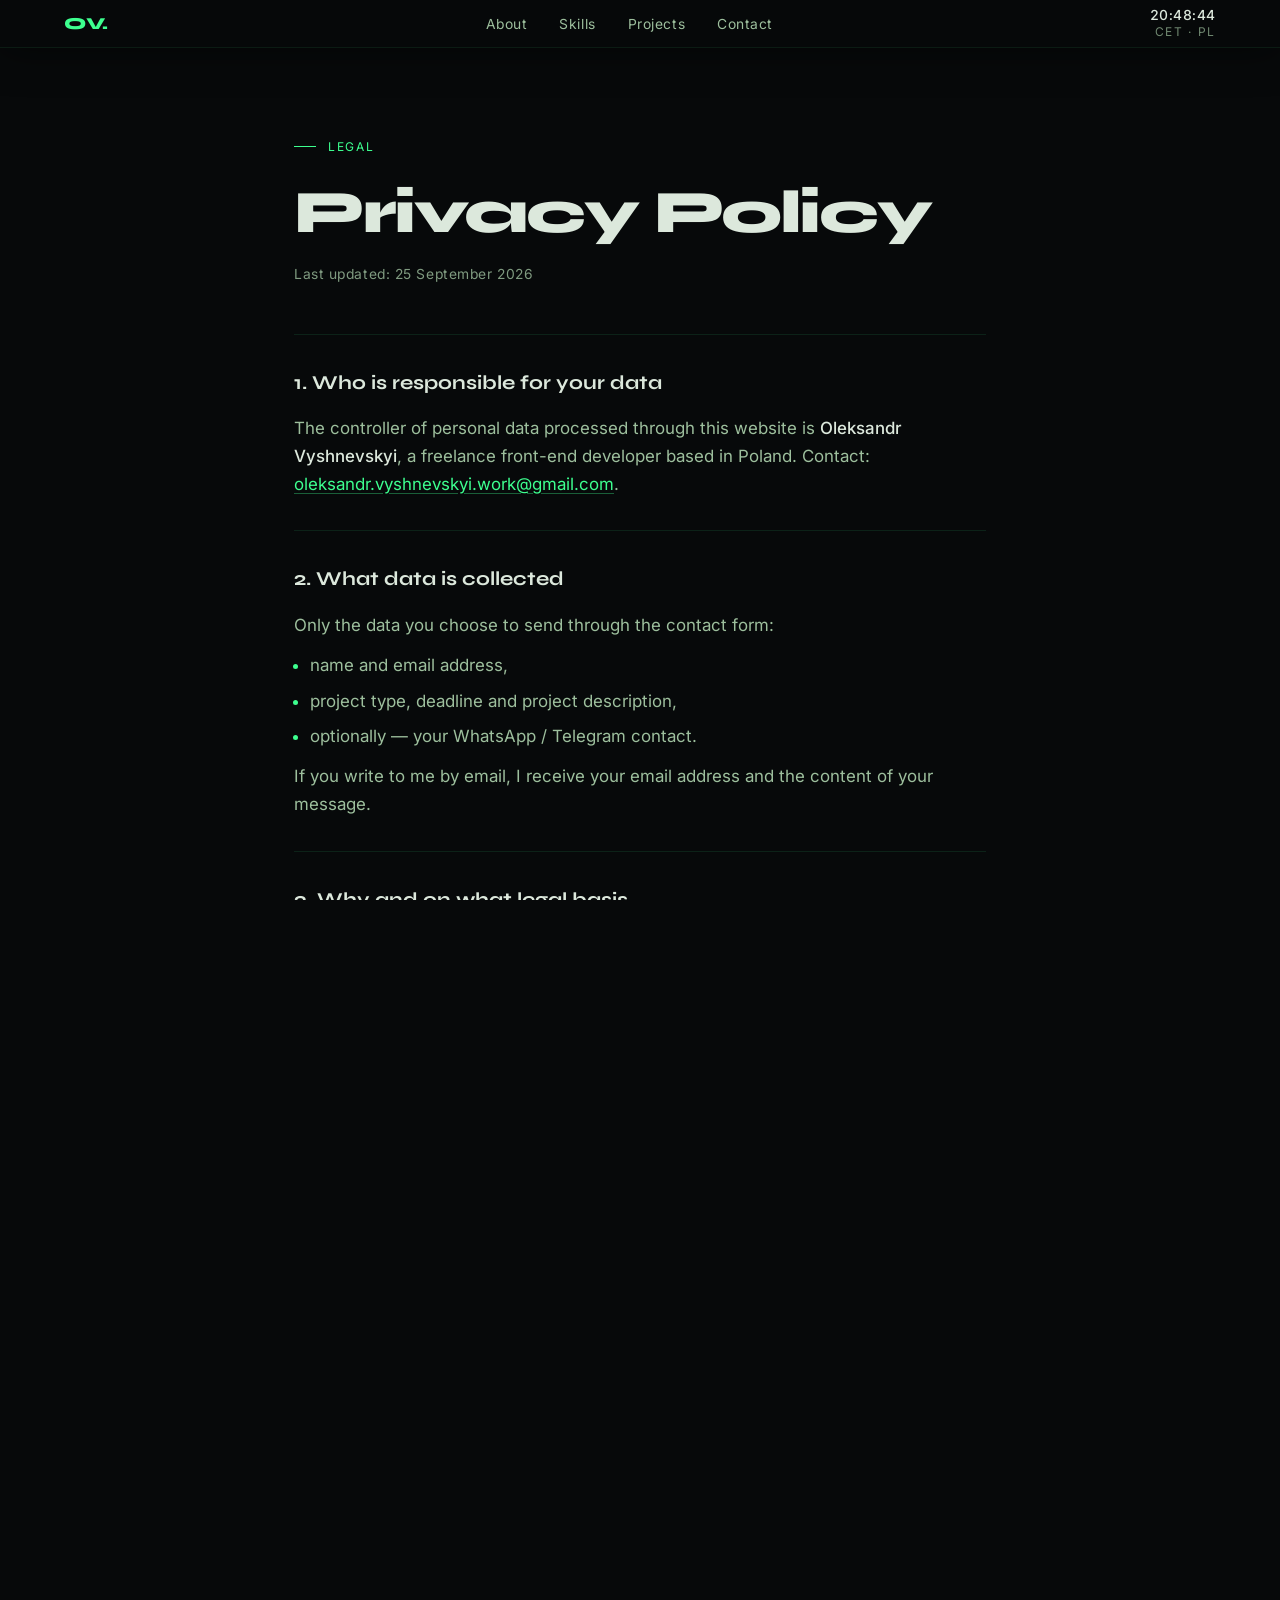
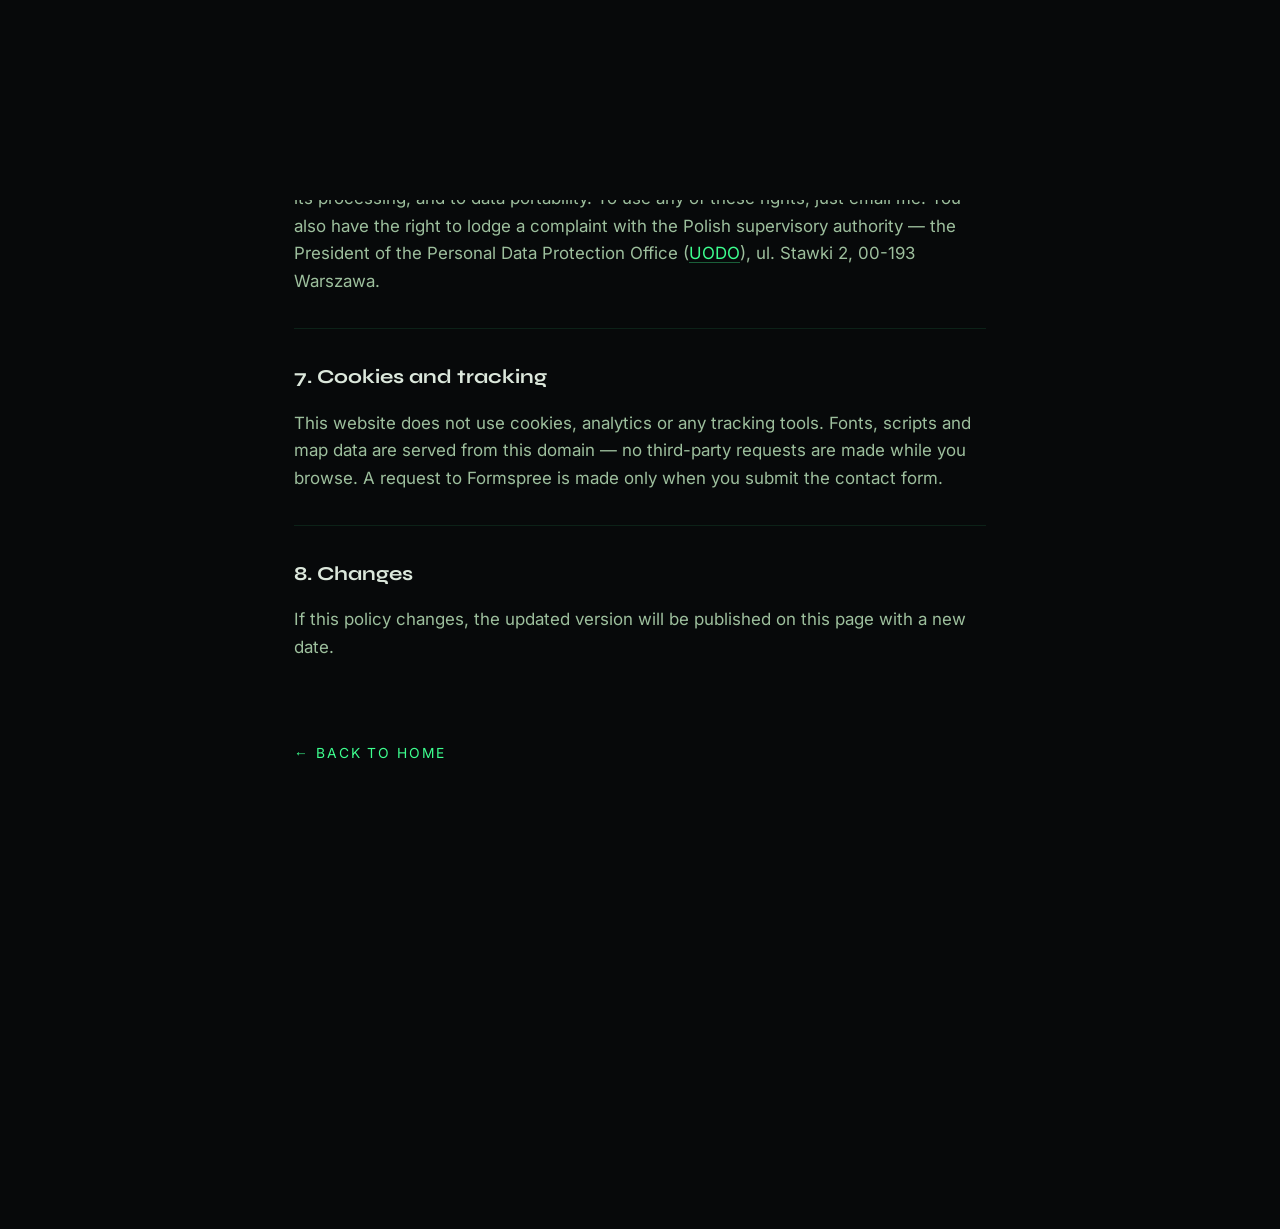
<file: privacy.html>
<!DOCTYPE html>
<html lang="en">

<head>
  <meta charset="UTF-8">
  <script>document.documentElement.classList.add('js')</script>
  <meta name="theme-color" content="#07090A">
  <meta name="viewport" content="width=device-width, initial-scale=1.0">

  <!-- ─── Primary SEO ─── -->
  <title>Privacy Policy — Oleksandr Vyshnevskyi</title>
  <meta name="description" content="How vyshnevsky.com handles personal data sent through the contact form.">
  <meta name="author" content="Oleksandr Vyshnevskyi">
  <meta name="robots" content="index, follow">
  <link rel="canonical" href="https://vyshnevsky.com/privacy.html">

  <!-- ─── Favicon ─── -->
  <link rel="icon" type="image/x-icon" href="images/favicon.ico">
  <link rel="icon" type="image/png" sizes="32x32" href="images/favicon-32x32.png">
  <link rel="icon" type="image/png" sizes="16x16" href="images/favicon-16x16.png">
  <link rel="apple-touch-icon" sizes="180x180" href="images/apple-touch-icon.png">

  <!-- ─── Fonts & Styles ─── -->
  <link rel="preload" href="fonts/syne-latin-800-normal.woff2" as="font" type="font/woff2" crossorigin>
  <link rel="preload" href="fonts/inter-latin-400-normal.woff2" as="font" type="font/woff2" crossorigin>
  <link rel="stylesheet" href="styles/fonts.css">
  <link rel="stylesheet" href="styles/tokens.css">
  <link rel="stylesheet" href="styles/style.css">
  <link rel="stylesheet" href="styles/buttons.css">
  <link rel="stylesheet" href="styles/legal.css">

</head>

<body data-page="privacy">
  <a class="skip-link" href="#main">Skip to content</a>

  <div class="page-content">

  <div class="scroll-progress" id="scrollProgress"></div>

<!-- NAV -->
  <nav id="nav">
    <a class="logo" href="index.html">OV.</a>

    <!-- scrolled state links (always visible on inner pages) -->
    <div class="nav-scrolled-links">
      <a href="index.html#about">About</a>
      <a href="index.html#skills">Skills</a>
      <a href="projects.html">Projects</a>
      <a href="index.html#contact">Contact</a>
    </div>
    <div class="nav-scrolled-time">
      <span id="navTimeS">--:--:--</span>
      <span class="nav-scrolled-tz">CET · PL</span>
    </div>

    <button type="button" class="nav-burger" id="navBurger" aria-label="Menu" aria-expanded="false" aria-controls="navMobile">
      <span></span><span></span><span></span>
    </button>
  </nav>

  <!-- mobile nav overlay -->
  <div class="nav-mobile" id="navMobile">
    <a href="index.html#about" class="nm-link">About</a>
    <a href="index.html#skills" class="nm-link">Skills</a>
    <a href="projects.html" class="nm-link">Projects</a>
    <a href="index.html#contact" class="nm-link">Contact</a>
    <div class="nm-time-block">
      <span class="nm-time-label">Local time</span>
      <span id="nmTime">--:--:--</span>
      <span class="nm-time-tz">CET · PL</span>
    </div>
  </div>

  <main class="legal wrap" id="main">
    <div class="stag">Legal</div>
    <h1 class="legal-title">Privacy Policy</h1>
    <p class="legal-updated">Last updated: <time datetime="2026-09-25">25 September 2026</time></p>

    <section>
      <h2>1. Who is responsible for your data</h2>
      <p>The controller of personal data processed through this website is <strong>Oleksandr Vyshnevskyi</strong>, a freelance front-end developer based in Poland. Contact: <a href="mailto:oleksandr.vyshnevskyi.work@gmail.com">oleksandr.vyshnevskyi.work@gmail.com</a>.</p>
    </section>

    <section>
      <h2>2. What data is collected</h2>
      <p>Only the data you choose to send through the contact form:</p>
      <ul>
        <li>name and email address,</li>
        <li>project type, deadline and project description,</li>
        <li>optionally — your WhatsApp / Telegram contact.</li>
      </ul>
      <p>If you write to me by email, I receive your email address and the content of your message.</p>
    </section>

    <section>
      <h2>3. Why and on what legal basis</h2>
      <p>Your data is used only to reply to your enquiry, prepare an estimate and — if we decide to work together — to carry out the project. The legal basis is Art. 6(1)(b) GDPR (steps taken at your request before entering into a contract, and performance of a contract) and Art. 6(1)(f) GDPR (my legitimate interest in replying to messages sent to me).</p>
      <p>Providing the data is voluntary, but without an email address I can't reply to you.</p>
    </section>

    <section>
      <h2>4. Who else processes the data</h2>
      <ul>
        <li><strong>Formspree, Inc.</strong> (USA) — delivers contact-form messages to my inbox and acts as a data processor. Data transferred outside the EEA is protected by the safeguards described in Formspree's <a href="https://formspree.io/legal/privacy-policy/" target="_blank" rel="noopener noreferrer">privacy policy</a> and data processing agreement.</li>
        <li><strong>Google (Gmail)</strong> — my email provider, where replies and messages are stored.</li>
        <li><strong>GitHub, Inc.</strong> (GitHub Pages) — hosts this website and may log technical data such as your IP address for security purposes.</li>
      </ul>
      <p>Your data is never sold or used for marketing.</p>
    </section>

    <section>
      <h2>5. How long it is kept</h2>
      <p>Enquiries that don't lead to a project are deleted within 12 months. If we work together, correspondence is kept for as long as needed to complete the project and for the period required by law (e.g. tax and accounting rules) or to handle possible claims.</p>
    </section>

    <section>
      <h2>6. Your rights</h2>
      <p>You have the right to access your data, correct it, have it deleted, restrict or object to its processing, and to data portability. To use any of these rights, just email me. You also have the right to lodge a complaint with the Polish supervisory authority — the President of the Personal Data Protection Office (<a href="https://uodo.gov.pl" target="_blank" rel="noopener noreferrer">UODO</a>), ul. Stawki 2, 00-193 Warszawa.</p>
    </section>

    <section>
      <h2>7. Cookies and tracking</h2>
      <p>This website does not use cookies, analytics or any tracking tools. Fonts, scripts and map data are served from this domain — no third-party requests are made while you browse. A request to Formspree is made only when you submit the contact form.</p>
    </section>

    <section>
      <h2>8. Changes</h2>
      <p>If this policy changes, the updated version will be published on this page with a new date.</p>
    </section>

    <a href="index.html" class="legal-back">← Back to home</a>
  </main>

  </div><!-- /page-content -->

<!-- FOOTER -->
  <footer id="footer">
    <canvas class="foot-canvas" id="footCanvas"></canvas>
    <div class="foot-grid"></div>

    <!-- Variant B glow: horizontal band + double line -->
    <div class="foot-glow-band" aria-hidden="true"></div>

    <div class="foot-inner">

      <!-- Col 1: Brand -->
      <div class="foot-col foot-col--brand">
       <a class="foot-logo" href="index.html"> OV.</a>
        <p class="foot-tagline">Front-End Developer.<br>Clean code, real results, every time.</p>
        <div class="foot-avail"><span class="pulse"></span>Available for work</div>
        <div class="foot-sep"></div>
        <span class="foot-col-label">Contact</span>
        <a href="mailto:oleksandr.vyshnevskyi.work@gmail.com" class="foot-email">
          oleksandr.vyshnevskyi<wbr>.work@gmail.com
        </a>

      </div>

      <!-- Col 2: Navigate -->
      <div class="foot-col">
        <div class="foot-col-title">Navigate</div>
        <ul class="foot-links">
          <li><a href="index.html#about">About</a></li>
          <li><a href="index.html#skills">Skills</a></li>
          <li><a href="projects.html">Projects</a></li>
          <li><a href="index.html#contact">Contact</a></li>
        </ul>
      </div>

      <!-- Col 3: Work with me -->
      <div class="foot-col">
        <div class="foot-col-title">Work with me</div>
        <ul class="foot-links">
          <li><a href="https://www.fiverr.com/vyshnevsky" target="_blank" rel="noopener noreferrer">Fiverr</a></li>
          <li><a href="https://www.upwork.com/freelancers/~01569a3bc56c0a5504" target="_blank" rel="noopener noreferrer">UpWork</a></li>
          <li><a href="https://linkedin.com/in/oleksandr-vyshnevskyi-71875734a" target="_blank" rel="noopener noreferrer">LinkedIn</a></li>
          <li><a href="https://github.com/oleksandr549" target="_blank" rel="noopener noreferrer">GitHub</a></li>
        </ul>
      </div>

      <!-- Col 4: Info -->
      <div class="foot-col foot-col--info">
        <div class="foot-info-item">
          <span class="foot-col-label">Local time</span>
          <div class="foot-time" id="footTime">--:--:--</div>
          <div class="foot-tz">CET · PL</div>
        </div>
        <div class="foot-info-item">
          <span class="foot-col-label">Region</span>
          <div class="foot-info-val">Poland · EU</div>
        </div>
        <div class="foot-info-item">
          <span class="foot-col-label">Response</span>
          <div class="foot-info-val">within 12h</div>
        </div>
      </div>

    </div><!-- /foot-inner -->

    <div class="foot-divider"></div>

    <div class="foot-bottom">
      <span class="foot-copy">© <span id="footYear"></span> Oleksandr Vyshnevskyi — Designed &amp; built from scratch. <span class="foot-copy-sep">·</span> <a href="privacy.html" class="foot-legal">Privacy Policy</a></span>
      <a href="#" class="foot-back">
        Back to top
        <svg width="14" height="14" viewBox="0 0 14 14" fill="none" aria-hidden="true">
          <path d="M7 12V2M2 7l5-5 5 5" stroke="currentColor" stroke-width="1.5" stroke-linecap="round" stroke-linejoin="round" />
        </svg>
      </a>
    </div>

  </footer>

  <script src="script/vendor/gsap.min.js" defer></script>
  <script src="script/vendor/ScrollTrigger.min.js" defer></script>
  <script src="script/transition.js" defer></script>
  <script src="script/common.js" defer></script>

</body>
</html>
</file>
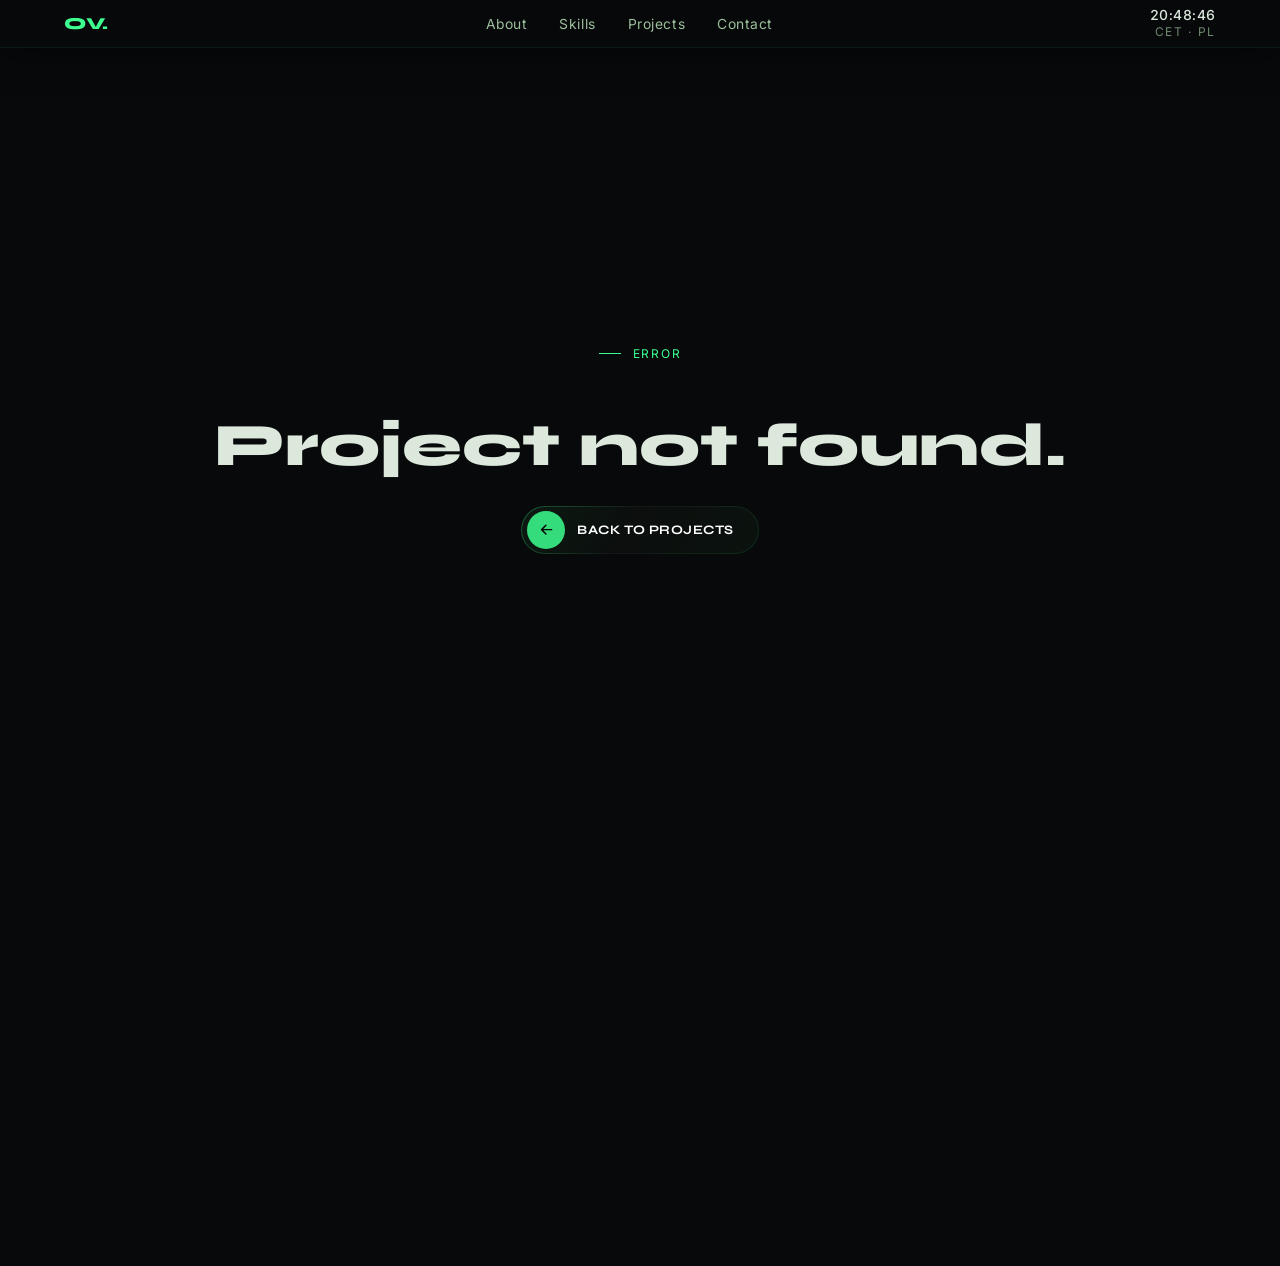
<file: project-detail.html>
<!DOCTYPE html>
<html lang="en">

<head>
  <meta charset="UTF-8">
  <script>document.documentElement.classList.add('js')</script>
  <meta name="theme-color" content="#07090A">
  <meta name="viewport" content="width=device-width, initial-scale=1.0">

  <!-- ─── Primary SEO ─── -->
  <!-- Note: title and og:title are updated dynamically via JS based on project data -->
  <title>Project — Oleksandr Vyshnevskyi · Front-End Developer</title>
  <meta name="description" id="pdMetaDesc" content="Project case study by Oleksandr Vyshnevskyi — front-end developer with 28+ delivered projects for clients in the US, Canada, and Europe.">
  <meta name="author" content="Oleksandr Vyshnevskyi">
  <meta name="robots" content="index, follow">
  <link rel="canonical" id="pdCanonical" href="https://vyshnevsky.com/projects.html">

  <!-- ─── Open Graph ─── -->
  <meta property="og:type" content="website">
  <meta property="og:url" id="pdOgUrl" content="https://vyshnevsky.com/projects.html">
  <meta property="og:title" content="Project — Oleksandr Vyshnevskyi · Front-End Developer">
  <meta property="og:description" content="Project case study by Oleksandr Vyshnevskyi — front-end developer with 28+ delivered projects.">
  <meta property="og:image" content="https://vyshnevsky.com/images/og-preview-1200x630.png">
  <meta property="og:image:width" content="1200">
  <meta property="og:image:height" content="630">
  <meta property="og:locale" content="en_US">
  <meta property="og:site_name" content="Oleksandr Vyshnevskyi">

  <!-- ─── Twitter Card ─── -->
  <meta name="twitter:card" content="summary_large_image">
  <meta name="twitter:title" content="Project — Oleksandr Vyshnevskyi · Front-End Developer">
  <meta name="twitter:description" content="Project case study by Oleksandr Vyshnevskyi — front-end developer with 28+ delivered projects.">
  <meta name="twitter:image" content="https://vyshnevsky.com/images/og-preview-1200x630.png">

  <!-- ─── Favicon ─── -->
  <link rel="icon" type="image/x-icon" href="images/favicon.ico">
  <link rel="icon" type="image/png" sizes="32x32" href="images/favicon-32x32.png">
  <link rel="icon" type="image/png" sizes="16x16" href="images/favicon-16x16.png">
  <link rel="apple-touch-icon" sizes="180x180" href="images/apple-touch-icon.png">

  <!-- ─── Fonts & Styles ─── -->
  <link rel="preload" href="fonts/syne-latin-800-normal.woff2" as="font" type="font/woff2" crossorigin>
  <link rel="preload" href="fonts/inter-latin-400-normal.woff2" as="font" type="font/woff2" crossorigin>
  <link rel="stylesheet" href="styles/fonts.css">
  <link rel="stylesheet" href="styles/tokens.css">
  <link rel="stylesheet" href="styles/style.css">
  <link rel="stylesheet" href="styles/buttons.css">
  <link rel="stylesheet" href="styles/project-detail.css">

</head>

<body data-page="project">
  <a class="skip-link" href="#pdMain">Skip to content</a>

  <div class="page-content">

  <div class="scroll-progress" id="scrollProgress"></div>

<!-- NAV -->
  <nav id="nav">
    <a class="logo" href="index.html">OV.</a>

    <!-- scrolled state links (always visible on inner pages) -->
    <div class="nav-scrolled-links">
      <a href="index.html#about">About</a>
      <a href="index.html#skills">Skills</a>
      <a href="projects.html">Projects</a>
      <a href="index.html#contact">Contact</a>
    </div>
    <div class="nav-scrolled-time">
      <span id="navTimeS">--:--:--</span>
      <span class="nav-scrolled-tz">CET · PL</span>
    </div>

    <button type="button" class="nav-burger" id="navBurger" aria-label="Menu" aria-expanded="false" aria-controls="navMobile">
      <span></span><span></span><span></span>
    </button>
  </nav>

  <!-- mobile nav overlay -->
  <div class="nav-mobile" id="navMobile">
    <a href="index.html#about" class="nm-link">About</a>
    <a href="index.html#skills" class="nm-link">Skills</a>
    <a href="projects.html" class="nm-link nm-active">Projects</a>
    <a href="index.html#contact" class="nm-link">Contact</a>
    <div class="nm-time-block">
      <span class="nm-time-label">Local time</span>
      <span id="nmTime">--:--:--</span>
      <span class="nm-time-tz">CET · PL</span>
    </div>
  </div>

  <!-- Page enter overlay (slides away on load) -->
  <!-- ─── 404 state (shown if id not found) ─── -->
  <div class="pd-404" id="pd404" style="display:none;">
    <div class="pd-404-inner">
      <div class="stag">Error</div>
      <h1>Project not found.</h1>
      <a href="projects.html" class="pd-back-btn btn btn--secondary btn--icon-left"><span class="btn__icon btn__icon--left"><svg viewBox="0 0 24 24" aria-hidden="true"><path d="M19 12H5M11 6l-6 6 6 6"/></svg></span> Back to Projects</a>
    </div>
  </div>

  <!-- ─── MAIN CONTENT (injected by JS) ─── -->
  <main id="pdMain" style="opacity:0;">

    <!-- HERO -->
    <section class="pd-hero" id="pdHero">
      <div class="pd-hero-bg" id="pdHeroBg"></div>
      <div class="pd-hero-overlay"></div>
      <div class="pd-hero-content wrap">
        <a class="pd-breadcrumb" href="projects.html" id="pdBreadcrumb">
          <svg width="14" height="14" viewBox="0 0 24 24" fill="none" stroke="currentColor" stroke-width="2" stroke-linecap="round" stroke-linejoin="round"><path d="M19 12H5M12 5l-7 7 7 7"/></svg>
          All Projects
        </a>
        <div class="pd-hero-meta" id="pdHeroMeta"></div>
        <h1 class="pd-hero-title" id="pdHeroTitle"></h1>
        <p class="pd-hero-brief" id="pdHeroBrief"></p>
        <div class="pd-hero-actions" id="pdHeroActions"></div>
      </div>
    </section>

    <!-- BODY -->
    <section class="pd-content-wrap wrap">
      <div class="pd-content-grid">

        <!-- LEFT — main content -->
        <div class="pd-left" id="pdLeft"></div>

        <!-- RIGHT — sidebar -->
        <aside class="pd-sidebar" id="pdSidebar"></aside>

      </div>
    </section>

    <!-- GALLERY -->
    <section class="pd-gallery-section" id="pdGallerySection" style="display:none;">
      <div class="pd-gallery-header wrap">
        <h2 class="pd-gallery-title">Gallery</h2>
        <span class="pd-gallery-count-label" id="pdGalleryCountLabel"></span>
      </div>
      <div class="pd-gallery-grid" id="pdGalleryGrid"></div>
    </section>

    <!-- LIGHTBOX -->
    <div class="pd-lightbox" id="pdLightbox" role="dialog" aria-modal="true" aria-label="Image viewer">
      <button type="button" class="pd-lb-close" id="pdLbClose" aria-label="Close">
        <svg width="16" height="16" viewBox="0 0 24 24" fill="none" stroke="currentColor" stroke-width="2" stroke-linecap="round" stroke-linejoin="round"><path d="M18 6 6 18M6 6l12 12"/></svg>
      </button>
      <button type="button" class="pd-lb-prev" id="pdLbPrev" aria-label="Previous image">
        <svg width="18" height="18" viewBox="0 0 24 24" fill="none" stroke="currentColor" stroke-width="2" stroke-linecap="round" stroke-linejoin="round"><path d="M15 18l-6-6 6-6"/></svg>
      </button>
      <div class="pd-lb-media" id="pdLbMedia"></div>
      <button type="button" class="pd-lb-next" id="pdLbNext" aria-label="Next image">
        <svg width="18" height="18" viewBox="0 0 24 24" fill="none" stroke="currentColor" stroke-width="2" stroke-linecap="round" stroke-linejoin="round"><path d="M9 18l6-6-6-6"/></svg>
      </button>
      <div class="pd-lb-counter" id="pdLbCounter"></div>
    </div>

    <!-- NEXT / PREV PROJECTS -->
    <section class="pd-nav-projects wrap" id="pdNavProjects"></section>

  </main>


  </div><!-- /page-content -->

<!-- FOOTER -->
  <footer id="footer">
    <canvas class="foot-canvas" id="footCanvas"></canvas>
    <div class="foot-grid"></div>

    <!-- Variant B glow: horizontal band + double line -->
    <div class="foot-glow-band" aria-hidden="true"></div>

    <div class="foot-inner">

      <!-- Col 1: Brand -->
      <div class="foot-col foot-col--brand">
       <a class="foot-logo" href="index.html"> OV.</a>
        <p class="foot-tagline">Front-End Developer.<br>Clean code, real results, every time.</p>
        <div class="foot-avail"><span class="pulse"></span>Available for work</div>
        <div class="foot-sep"></div>
        <span class="foot-col-label">Contact</span>
        <a href="mailto:oleksandr.vyshnevskyi.work@gmail.com" class="foot-email">
          oleksandr.vyshnevskyi<wbr>.work@gmail.com
        </a>

      </div>

      <!-- Col 2: Navigate -->
      <div class="foot-col">
        <div class="foot-col-title">Navigate</div>
        <ul class="foot-links">
          <li><a href="index.html#about">About</a></li>
          <li><a href="index.html#skills">Skills</a></li>
          <li><a href="projects.html">Projects</a></li>
          <li><a href="index.html#contact">Contact</a></li>
        </ul>
      </div>

      <!-- Col 3: Work with me -->
      <div class="foot-col">
        <div class="foot-col-title">Work with me</div>
        <ul class="foot-links">
          <li><a href="https://www.fiverr.com/vyshnevsky" target="_blank" rel="noopener noreferrer">Fiverr</a></li>
          <li><a href="https://www.upwork.com/freelancers/~01569a3bc56c0a5504" target="_blank" rel="noopener noreferrer">UpWork</a></li>
          <li><a href="https://linkedin.com/in/oleksandr-vyshnevskyi-71875734a" target="_blank" rel="noopener noreferrer">LinkedIn</a></li>
          <li><a href="https://github.com/oleksandr549" target="_blank" rel="noopener noreferrer">GitHub</a></li>
        </ul>
      </div>

      <!-- Col 4: Info -->
      <div class="foot-col foot-col--info">
        <div class="foot-info-item">
          <span class="foot-col-label">Local time</span>
          <div class="foot-time" id="footTime">--:--:--</div>
          <div class="foot-tz">CET · PL</div>
        </div>
        <div class="foot-info-item">
          <span class="foot-col-label">Region</span>
          <div class="foot-info-val">Poland · EU</div>
        </div>
        <div class="foot-info-item">
          <span class="foot-col-label">Response</span>
          <div class="foot-info-val">within 12h</div>
        </div>
      </div>

    </div><!-- /foot-inner -->

    <div class="foot-divider"></div>

    <div class="foot-bottom">
      <span class="foot-copy">© <span id="footYear"></span> Oleksandr Vyshnevskyi — Designed &amp; built from scratch. <span class="foot-copy-sep">·</span> <a href="privacy.html" class="foot-legal">Privacy Policy</a></span>
      <a href="#" class="foot-back">
        Back to top
        <svg width="14" height="14" viewBox="0 0 14 14" fill="none" aria-hidden="true">
          <path d="M7 12V2M2 7l5-5 5 5" stroke="currentColor" stroke-width="1.5" stroke-linecap="round" stroke-linejoin="round" />
        </svg>
      </a>
    </div>

  </footer>

  <script src="script/vendor/gsap.min.js" defer></script>
  <script src="script/vendor/ScrollTrigger.min.js" defer></script>
  <script src="script/transition.js" defer></script>
  <script src="script/common.js" defer></script>
  <script src="script/projects-data.js" defer></script>
  <script src="script/project-detail.js" defer></script>

</body>
</html>
</file>
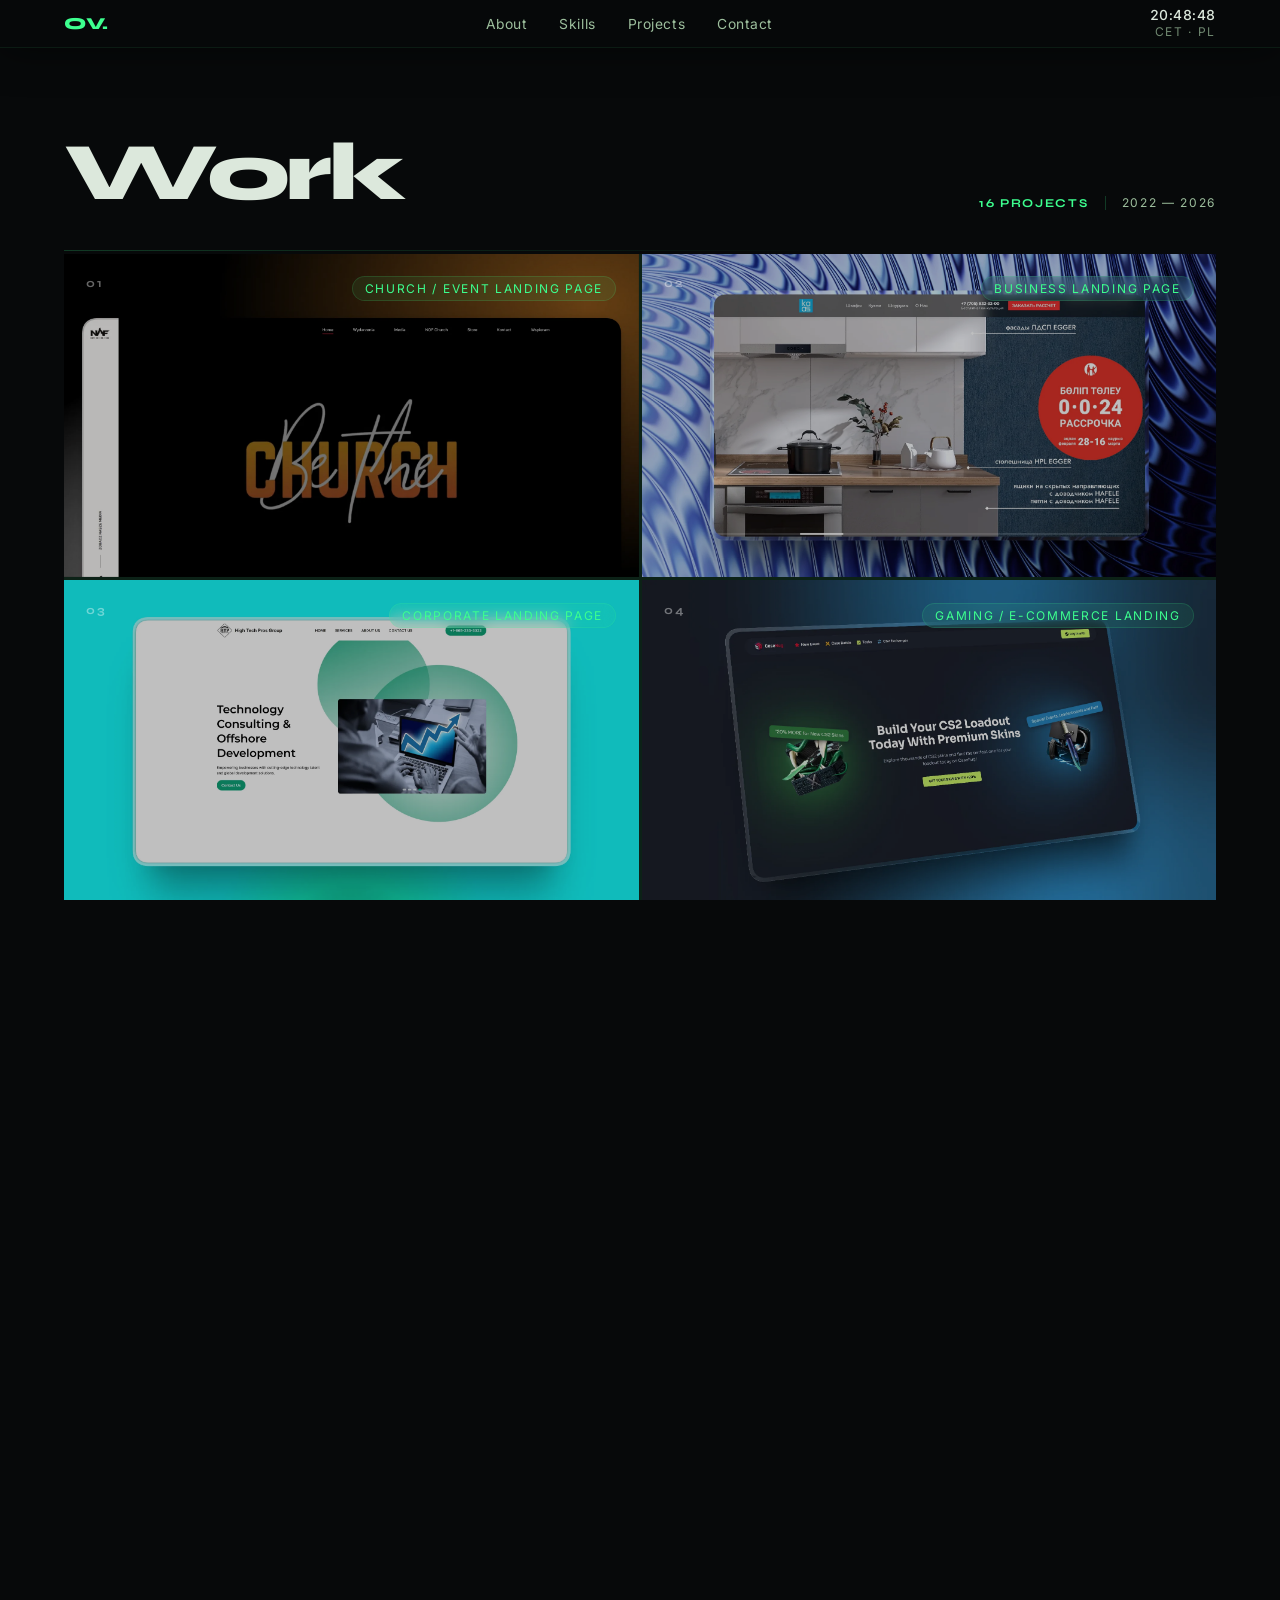
<file: projects.html>
<!DOCTYPE html>
<html lang="en">

<head>
  <meta charset="UTF-8">
  <script>document.documentElement.classList.add('js')</script>
  <meta name="theme-color" content="#07090A">
  <meta name="viewport" content="width=device-width, initial-scale=1.0">

  <!-- ─── Primary SEO ─── -->
  <title>Projects — Oleksandr Vyshnevskyi · Front-End Developer</title>
  <meta name="description" content="Portfolio of 28+ web projects by Oleksandr Vyshnevskyi — landing pages, business sites, web apps and platforms built for clients in the US, Canada, and Europe.">
  <meta name="author" content="Oleksandr Vyshnevskyi">
  <meta name="robots" content="index, follow">
  <link rel="canonical" href="https://vyshnevsky.com/projects.html">

  <!-- ─── Open Graph ─── -->
  <meta property="og:type" content="website">
  <meta property="og:url" content="https://vyshnevsky.com/projects.html">
  <meta property="og:title" content="Projects — Oleksandr Vyshnevskyi · Front-End Developer">
  <meta property="og:description" content="28+ web projects delivered for clients across the US, Canada, and Europe. Landing pages, business sites, web apps and platforms.">
  <meta property="og:image" content="https://vyshnevsky.com/images/og-preview-1200x630.png">
  <meta property="og:image:width" content="1200">
  <meta property="og:image:height" content="630">
  <meta property="og:locale" content="en_US">
  <meta property="og:site_name" content="Oleksandr Vyshnevskyi">

  <!-- ─── Twitter Card ─── -->
  <meta name="twitter:card" content="summary_large_image">
  <meta name="twitter:title" content="Projects — Oleksandr Vyshnevskyi · Front-End Developer">
  <meta name="twitter:description" content="28+ web projects delivered for clients across the US, Canada, and Europe.">
  <meta name="twitter:image" content="https://vyshnevsky.com/images/og-preview-1200x630.png">

  <!-- ─── Favicon ─── -->
  <link rel="icon" type="image/x-icon" href="images/favicon.ico">
  <link rel="icon" type="image/png" sizes="32x32" href="images/favicon-32x32.png">
  <link rel="icon" type="image/png" sizes="16x16" href="images/favicon-16x16.png">
  <link rel="apple-touch-icon" sizes="180x180" href="images/apple-touch-icon.png">

  <!-- ─── Fonts & Styles ─── -->
  <link rel="preload" href="fonts/syne-latin-800-normal.woff2" as="font" type="font/woff2" crossorigin>
  <link rel="preload" href="fonts/inter-latin-400-normal.woff2" as="font" type="font/woff2" crossorigin>
  <link rel="stylesheet" href="styles/fonts.css">
  <link rel="stylesheet" href="styles/tokens.css">
  <link rel="stylesheet" href="styles/style.css">
  <link rel="stylesheet" href="styles/buttons.css">
  <link rel="stylesheet" href="styles/projects.css">

</head>

<body data-page="projects">
  <a class="skip-link" href="#main">Skip to content</a>

  <div class="page-content">

  <div class="scroll-progress" id="scrollProgress"></div>

<!-- NAV -->
  <nav id="nav">
    <a class="logo" href="index.html">OV.</a>

    <!-- scrolled state links (always visible on inner pages) -->
    <div class="nav-scrolled-links">
      <a href="index.html#about">About</a>
      <a href="index.html#skills">Skills</a>
      <a href="projects.html">Projects</a>
      <a href="index.html#contact">Contact</a>
    </div>
    <div class="nav-scrolled-time">
      <span id="navTimeS">--:--:--</span>
      <span class="nav-scrolled-tz">CET · PL</span>
    </div>

    <button type="button" class="nav-burger" id="navBurger" aria-label="Menu" aria-expanded="false" aria-controls="navMobile">
      <span></span><span></span><span></span>
    </button>
  </nav>

  <!-- mobile nav overlay -->
  <div class="nav-mobile" id="navMobile">
    <a href="index.html#about" class="nm-link">About</a>
    <a href="index.html#skills" class="nm-link">Skills</a>
    <a href="projects.html" class="nm-link nm-active">Projects</a>
    <a href="index.html#contact" class="nm-link">Contact</a>
    <div class="nm-time-block">
      <span class="nm-time-label">Local time</span>
      <span id="nmTime">--:--:--</span>
      <span class="nm-time-tz">CET · PL</span>
    </div>
  </div>

  <main id="main">
  <!-- ─── MINIMAL PAGE HEADER ─── -->
  <div class="pg-page-header">
    <div class="pg-page-header-inner">
      <h1 class="pg-page-title">Work</h1>
      <div class="pg-page-meta">
        <span class="pg-page-count" id="pgTotalCount"></span>
        <span class="pg-page-meta-sep"></span>
        <span class="pg-page-year" id="pgYears">2022 — 2026</span>
      </div>
    </div>
    <div class="pg-page-border"></div>
  </div>

  <!-- ─── PROJECTS GRID ─── -->
  <section id="proj-grid-sec">
    <div class="proj-grid-wrap">
      <div class="pg-grid" id="pgGrid">
        <!-- cards injected by JS -->
      </div>
      <div class="pg-load-wrap" id="pgLoadWrap">
        <div class="pg-progress" id="pgProgress">
          <div class="pg-progress-bar" id="pgProgressBar"></div>
        </div>
        <div class="pg-progress-label" id="pgProgressLabel"></div>
        <button type="button" class="pg-load-btn btn btn--secondary" id="pgLoadBtn"><span class="pg-load-text">Load More</span> <span class="btn__icon btn__icon--down"><svg viewBox="0 0 24 24" aria-hidden="true"><path d="M12 5v14M6 13l6 6 6-6"/></svg></span></button>
      </div>
    </div>
  </section>


  </main>
  </div><!-- /page-content -->

<!-- FOOTER -->
  <footer id="footer">
    <canvas class="foot-canvas" id="footCanvas"></canvas>
    <div class="foot-grid"></div>

    <!-- Variant B glow: horizontal band + double line -->
    <div class="foot-glow-band" aria-hidden="true"></div>

    <div class="foot-inner">

      <!-- Col 1: Brand -->
      <div class="foot-col foot-col--brand">
       <a class="foot-logo" href="index.html"> OV.</a>
        <p class="foot-tagline">Front-End Developer.<br>Clean code, real results, every time.</p>
        <div class="foot-avail"><span class="pulse"></span>Available for work</div>
        <div class="foot-sep"></div>
        <span class="foot-col-label">Contact</span>
        <a href="mailto:oleksandr.vyshnevskyi.work@gmail.com" class="foot-email">
          oleksandr.vyshnevskyi<wbr>.work@gmail.com
        </a>

      </div>

      <!-- Col 2: Navigate -->
      <div class="foot-col">
        <div class="foot-col-title">Navigate</div>
        <ul class="foot-links">
          <li><a href="index.html#about">About</a></li>
          <li><a href="index.html#skills">Skills</a></li>
          <li><a href="projects.html">Projects</a></li>
          <li><a href="index.html#contact">Contact</a></li>
        </ul>
      </div>

      <!-- Col 3: Work with me -->
      <div class="foot-col">
        <div class="foot-col-title">Work with me</div>
        <ul class="foot-links">
          <li><a href="https://www.fiverr.com/vyshnevsky" target="_blank" rel="noopener noreferrer">Fiverr</a></li>
          <li><a href="https://www.upwork.com/freelancers/~01569a3bc56c0a5504" target="_blank" rel="noopener noreferrer">UpWork</a></li>
          <li><a href="https://linkedin.com/in/oleksandr-vyshnevskyi-71875734a" target="_blank" rel="noopener noreferrer">LinkedIn</a></li>
          <li><a href="https://github.com/oleksandr549" target="_blank" rel="noopener noreferrer">GitHub</a></li>
        </ul>
      </div>

      <!-- Col 4: Info -->
      <div class="foot-col foot-col--info">
        <div class="foot-info-item">
          <span class="foot-col-label">Local time</span>
          <div class="foot-time" id="footTime">--:--:--</div>
          <div class="foot-tz">CET · PL</div>
        </div>
        <div class="foot-info-item">
          <span class="foot-col-label">Region</span>
          <div class="foot-info-val">Poland · EU</div>
        </div>
        <div class="foot-info-item">
          <span class="foot-col-label">Response</span>
          <div class="foot-info-val">within 12h</div>
        </div>
      </div>

    </div><!-- /foot-inner -->

    <div class="foot-divider"></div>

    <div class="foot-bottom">
      <span class="foot-copy">© <span id="footYear"></span> Oleksandr Vyshnevskyi — Designed &amp; built from scratch. <span class="foot-copy-sep">·</span> <a href="privacy.html" class="foot-legal">Privacy Policy</a></span>
      <a href="#" class="foot-back">
        Back to top
        <svg width="14" height="14" viewBox="0 0 14 14" fill="none" aria-hidden="true">
          <path d="M7 12V2M2 7l5-5 5 5" stroke="currentColor" stroke-width="1.5" stroke-linecap="round" stroke-linejoin="round" />
        </svg>
      </a>
    </div>

  </footer>

  <script src="script/vendor/gsap.min.js" defer></script>
  <script src="script/vendor/ScrollTrigger.min.js" defer></script>
  <script src="script/transition.js" defer></script>
  <script src="script/common.js" defer></script>
  <script src="script/projects-data.js" defer></script>
  <script src="script/projects.js" defer></script>

</body>
</html>
</file>
<file: styles/fonts.css>
/* Self-hosted fonts (latin subset) — faster than Google Fonts and no third-party requests (GDPR) */
@font-face {
  font-family: 'Syne';
  font-style: normal;
  font-weight: 400;
  font-display: swap;
  src: url('../fonts/syne-latin-400-normal.woff2') format('woff2');
}
@font-face {
  font-family: 'Syne';
  font-style: normal;
  font-weight: 700;
  font-display: swap;
  src: url('../fonts/syne-latin-700-normal.woff2') format('woff2');
}
@font-face {
  font-family: 'Syne';
  font-style: normal;
  font-weight: 800;
  font-display: swap;
  src: url('../fonts/syne-latin-800-normal.woff2') format('woff2');
}
@font-face {
  font-family: 'Inter';
  font-style: normal;
  font-weight: 300;
  font-display: swap;
  src: url('../fonts/inter-latin-300-normal.woff2') format('woff2');
}
@font-face {
  font-family: 'Inter';
  font-style: normal;
  font-weight: 400;
  font-display: swap;
  src: url('../fonts/inter-latin-400-normal.woff2') format('woff2');
}
@font-face {
  font-family: 'Inter';
  font-style: normal;
  font-weight: 500;
  font-display: swap;
  src: url('../fonts/inter-latin-500-normal.woff2') format('woff2');
}
@font-face {
  font-family: 'Inter';
  font-style: italic;
  font-weight: 300;
  font-display: swap;
  src: url('../fonts/inter-latin-300-italic.woff2') format('woff2');
}
</file>
<file: styles/tokens.css>
:root {
  /* ── Brand ── */
  --g:        #3DFF8F;
  --g-rgb:    61,255,143;  /* same colour as --g, for rgba(var(--g-rgb), a) */
  --g-btn:    #040705;
  --bg:       #07090A;
  --bg2:      #0B0E0C;
  --t:        #DCE8DC;
  --t-bright: #ffffff;
  --m:        #9dbf9d;

  --bg-rgb:  7,9,10;
  --bg2-rgb: 11,14,12;
  --t-rgb:   220,232,220;
  --m-rgb:   157,191,157;

  --ga-04: rgba(var(--g-rgb), .04);
  --ga-08: rgba(var(--g-rgb), .08);
  --ga-10: rgba(var(--g-rgb), .10);
  --ga-15: rgba(var(--g-rgb), .15);
  --ga-20: rgba(var(--g-rgb), .20);
  --ga-35: rgba(var(--g-rgb), .35);
  --ga-50: rgba(var(--g-rgb), .50);
  --ga-65: rgba(var(--g-rgb), .65);

  --w-03: rgba(255,255,255,.03);
  --w-05: rgba(255,255,255,.05);
  --w-08: rgba(255,255,255,.08);
  --w-12: rgba(255,255,255,.12);
  --w-20: rgba(255,255,255,.20);
  --w-40: rgba(255,255,255,.40);
  --w-70: rgba(255,255,255,.70);

  --m-70: rgba(var(--m-rgb), .70);
  --m-80: rgba(var(--m-rgb), .80);

  --err-rgb:    255,100,100;
  --err:        rgba(var(--err-rgb), .85);
  --fiverr:     #1DBF73;
  --fiverr-rgb: 29,191,115;
  --upwork:     #6FDA44;
  --upwork-rgb: 111,218,68;

  --dur-fast: .2s;
  --dur:      .3s;
  --dur-slow: .45s;
  --ease-out: cubic-bezier(.16, 1, .3, 1);

  /* ── Layers (z-index scale) — use these instead of magic numbers ── */
  --z-nav-menu:       190;
  --z-nav:            200;
  --z-drawer-overlay: 300;
  --z-drawer:         310;
  --z-progress:       500;
  --z-lightbox:       600;
  --z-transition:     1000;

  /* ── Breakpoints (reference — CSS vars can't be used in @media) ──
     390 xs · 640 sm (mobile) · 768 md · 900 · 1024 lg (JS layout switch) · 1100 xl · 1280
     JS mirror: window.SITE.BP in script/common.js */

  /* ── Spacing ── */
  --section-pad:      clamp(5rem, 9vw, 9rem);
  --side-pad:         clamp(1.5rem, 5vw, 5rem);
  --sticky-inner-pad: clamp(1rem, 1.5vw, 1.4rem); /* top/bottom padding inside sticky headers */

  /* ── Border-radius scale ── */
  --r-xs:    4px;
  --r-sm:    8px;
  --r:      14px;
  --r-lg:   20px;
  --r-pill: 100px;

  --sp-4:   .25rem;
  --sp-8:   .5rem;
  --sp-12:  .75rem;
  --sp-16:  1rem;
  --sp-24:  1.5rem;
  --sp-32:  2rem;
  --sp-48:  3rem;
  --sp-64:  4rem;
  --sp-96:  6rem;
  --sp-128: 8rem;

  --fs-label: 0.75rem;
  --fs-small: clamp(0.8125rem, 0.7893rem + 0.0952vw, 0.875rem);
  --fs-body-sm: clamp(0.875rem, 0.8518rem + 0.0952vw, 0.9375rem);
  --fs-body: clamp(1rem, 0.9768rem + 0.0952vw, 1.0625rem);
  --fs-lead: clamp(1.125rem, 1.0786rem + 0.1905vw, 1.25rem);
  --fs-h4: clamp(1.25rem, 1.1571rem + 0.3810vw, 1.5rem);
  --fs-h3: clamp(1.5rem, 1.3143rem + 0.7619vw, 2rem);
  --fs-h2: clamp(2rem, 1.7214rem + 1.1429vw, 2.75rem);
  --fs-h1: clamp(2.5rem, 1.9429rem + 2.2857vw, 4rem);
  --fs-display: clamp(3rem, 2.0714rem + 3.8095vw, 5.5rem);

  --lh-display: .95;
  --lh-heading: 1.1;
  --lh-ui:      1.3;
  --lh-body:    1.65;

  --ls-display: -.04em;
  --ls-heading: -.02em;
  --ls-ui:      .04em;
  --ls-label:   .14em;
}
</file>
<file: styles/style.css>
* {
  margin: 0;
  padding: 0;
  box-sizing: border-box
}

/* ─── FOCUS VISIBLE — keyboard navigation ─── */
:focus-visible {
  outline: 2px solid var(--g);
  outline-offset: 3px;
  border-radius: var(--r-xs);
}

a:focus-visible,
button:focus-visible {
  outline: 2px solid var(--g);
  outline-offset: 4px;
  border-radius: var(--r-sm);
}

.cf-in:focus-visible {
  outline: none;
  border-color: var(--ga-50)
}

html {
  scroll-behavior: smooth
}

body {
  background: var(--bg);
  color: var(--t);
  font-family: 'Inter', sans-serif;
  overflow-x: hidden
}

/* Scroll lock — prevents page scroll under mobile nav / drawer.
   Uses overflow:hidden so scroll position never changes,
   padding-right compensates for scrollbar width to prevent layout shift. */
body.scroll-locked {
  overflow: hidden;
  padding-right: var(--scroll-lock-sb, 0px)
}

::selection {
  background: var(--g);
  color: var(--g-btn)
}

::-webkit-scrollbar {
  width: 3px
}

::-webkit-scrollbar-track {
  background: var(--bg)
}

::-webkit-scrollbar-thumb {
  background: var(--g);
  border-radius: var(--r-xs)
}

/* ─── NAV ─── */
nav#nav {
  position: absolute;
  top: 0;
  left: 0;
  right: 0;
  z-index: var(--z-nav);
  padding: var(--sp-32) clamp(2rem, 5vw, 5rem);
  display: flex;
  justify-content: space-between;
  align-items: flex-start;
  transition: transform var(--dur-slow) cubic-bezier(.4,0,.2,1),
              background var(--dur-slow) ease,
              padding var(--dur-slow) ease,
              border-color var(--dur-slow) ease,
              box-shadow var(--dur-slow) ease
}

/* scrolled: fixed, compact */
nav#nav.s {
  position: fixed;
  background: rgba(var(--bg-rgb), .92);
  -webkit-backdrop-filter: blur(24px);
  backdrop-filter: blur(24px);
  border-bottom: 1px solid var(--ga-08);
  padding-top: var(--sp-8);
  padding-bottom: var(--sp-8);
  align-items: center;
  box-shadow: 0 1px 40px rgba(0,0,0,.5)
}

nav#nav.nav-hidden {
  transform: translateY(-100%)
}

/* ── hero state elements ── */
.nav-cols,
.nav-right-block {
  transition: none
}

nav#nav.s .nav-cols,
nav#nav.s .nav-right-block {
  display: none
}

/* ── scrolled state elements — hidden on hero ── */
.nav-scrolled-links,
.nav-scrolled-time {
  display: none
}

nav#nav.s .nav-scrolled-links {
  display: flex;
  align-items: center;
  gap: clamp(1.2rem, 2.5vw, 2rem)
}

nav#nav.s .nav-scrolled-time {
  display: flex;
  flex-direction: column;
  align-items: flex-end;
  gap: 1px
}

.nav-scrolled-links a {
  font-size: var(--fs-small);
  color: var(--m);
  text-decoration: none;
  letter-spacing: var(--ls-ui);
  transition: color var(--dur-fast);
  white-space: nowrap
}

.nav-scrolled-links a:hover {
  color: var(--g)
}

.nav-scrolled-time span:first-child {
  font-size: var(--fs-small);
  color: var(--t);
  font-variant-numeric: tabular-nums;
  letter-spacing: var(--ls-ui);
  font-weight: 500;
  line-height: var(--lh-heading)
}

.nav-scrolled-tz {
  font-size: var(--fs-label);
  color: var(--m-70);
  text-transform: uppercase;
  letter-spacing: var(--ls-label)
}

/* ── burger — mobile only ── */
.nav-burger {
  display: none;
  flex-direction: column;
  justify-content: center;
  align-items: flex-end;
  gap: var(--sp-4);
  width: 36px;
  height: 36px;
  cursor: pointer;
  background: transparent;
  border: none;
  border-radius: 0;
  padding: var(--sp-8) var(--sp-8);
  flex-shrink: 0
}

.nav-burger:hover {
  opacity: .7
}

/* ── burger span styles — see mobile nav block below ── */

.logo {
  font-family: 'Syne', sans-serif;
  font-weight: 800;
  font-size: 1.05rem;
  letter-spacing: var(--ls-ui);
  color: var(--g);
  text-decoration: none;
  position: relative;
  z-index: 2;
  flex-shrink: 0
}

/* ── column nav (hero state) ── */
.nav-cols {
  display: flex;
  gap: clamp(2rem, 4vw, 3.5rem);
  position: relative;
  z-index: 2
}

.nav-col {
  display: flex;
  flex-direction: column;
  gap: var(--sp-4)
}

.nav-col-head {
  font-size: var(--fs-label);
  color: var(--m-70);
  letter-spacing: var(--ls-label);
  text-transform: uppercase;
  margin-bottom: var(--sp-4);
  font-weight: 400
}

.nav-col a {
  color: var(--t);
  font-size: var(--fs-small);
  text-decoration: none;
  letter-spacing: var(--ls-ui);
  transition: color var(--dur-fast);
  opacity: .8;
  width: fit-content
}

.nav-col a:hover {
  color: var(--g);
  opacity: 1
}

/* ── right block: time (hero state) — footer style ── */
.nav-right-block {
  display: flex;
  flex-direction: column;
  align-items: flex-end;
  gap: 3px;
  position: relative;
  z-index: 2
}

.nav-time-label {
  font-size: var(--fs-label);
  color: var(--m-70);
  text-transform: uppercase;
  letter-spacing: var(--ls-label);
  line-height: var(--lh-heading)
}

.nav-time-box {
  font-size: var(--fs-body-sm);
  color: var(--t);
  letter-spacing: var(--ls-ui);
  font-variant-numeric: tabular-nums;
  font-weight: 500;
  line-height: var(--lh-heading)
}

.nav-tz {
  font-size: var(--fs-label);
  color: var(--m-70);
  letter-spacing: var(--ls-label);
  text-transform: uppercase
}

/* Keep .pulse for footer etc. */
.pulse {
  width: 6px;
  height: 6px;
  background: var(--g);
  border-radius: 50%;
  box-shadow: 0 0 8px var(--g);
  animation: pls 2s ease-in-out infinite;
  flex-shrink: 0
}

@keyframes skeletonShimmer {
  0%   { background-position: -200% 0; }
  100% { background-position:  200% 0; }
}

@keyframes pls {

  0%,
  100% {
    opacity: 1;
    box-shadow: 0 0 8px var(--g)
  }

  50% {
    opacity: .3;
    box-shadow: 0 0 2px var(--g)
  }
}

/* ═══════════════════════════════════════════════
   HERO ENTRANCE — removed, replaced by GSAP
   ═══════════════════════════════════════════════ */

/* ─── HERO — bottom-anchored layout ─── */
#hero {
  height: 100svh;
  display: flex;
  flex-direction: column;
  justify-content: flex-end;
  align-items: stretch;
  padding: 0;
  position: relative;
  overflow: hidden;
  z-index: 2
}

/* ── Globe canvas background ── */
#globeCanvas {
  position: absolute;
  inset: 0;
  width: 100%;
  height: 100%;
  z-index: 0;
  display: block;
  pointer-events: none;
}

/* Static globe when WebGL is unavailable (hardware acceleration off, old devices).
   Sized by height like the 3D camera, so framing matches the live globe. */
#globeCanvas.globe-fallback {
  background: var(--bg) url('../images/globe-fallback.webp') center / auto 100% no-repeat;
}

.globe-home {
  position: absolute;
  left: 0;
  top: 0;
  z-index: 2;
  margin: -12px 0 0 22px;
  display: inline-flex;
  align-items: center;
  height: 24px;
  padding: 0 var(--sp-12);
  font-size: var(--fs-label);
  letter-spacing: var(--ls-label);
  text-transform: uppercase;
  white-space: nowrap;
  color: var(--t);
  background: rgba(var(--bg-rgb), .6);
  border: 1px solid var(--ga-20);
  border-radius: var(--r-pill);
  -webkit-backdrop-filter: blur(6px);
  backdrop-filter: blur(6px);
  pointer-events: none;
  opacity: 0;
  will-change: transform, opacity;
}

.globe-home::before {
  content: '';
  position: absolute;
  left: -16px;
  top: 50%;
  width: 14px;
  height: 1px;
  background: var(--ga-50);
}

.globe-home.is-left {
  margin-left: -22px;
}

.globe-home.is-left::before {
  left: auto;
  right: -16px;
}

/* Fade edges so globe blends into page */
#hero::after {
  content: '';
  position: absolute;
  inset: 0;
  background:
    linear-gradient(to bottom, rgba(var(--bg-rgb),0.35) 0%, transparent 18%, transparent 52%, rgba(var(--bg-rgb),0.98) 100%);
  z-index: 1;
  pointer-events: none
}

/* Film grain */

@keyframes grain {
  0%  { background-position: 0 0 }
  25% { background-position: -40px -20px }
  50% { background-position: 20px -40px }
  75% { background-position: -20px 20px }
  100%{ background-position: 40px 10px }
}

/* Scanlines */

/* Corner brackets */
/* name-glow removed — glow handled by text-shadow on .inner.accent */

/* ── Bottom content bar ── */
.hero-bottom {
  position: relative;
  z-index: 5;
  display: flex;
  align-items: flex-end;
  justify-content: space-between;
  padding: 0 var(--side-pad) clamp(3rem, 5vh, 5.5rem);
  gap: var(--sp-32);
  overflow: visible
}

.hero-bottom-left {
  flex: 1;
  min-width: 0
}

.hero-tagline {
  display: flex;
  align-items: center;
  gap: var(--sp-12);
  font-size: var(--fs-label);
  color: var(--m);
  letter-spacing: var(--ls-label);
  text-transform: uppercase;
  margin-bottom: var(--sp-16)
}

.hero-tagline-line {
  display: block;
  width: 22px;
  height: 1px;
  background: var(--m);
  flex-shrink: 0
}

/* ── Name block ── */
.hero-name {
  font-family: 'Syne', sans-serif;
  font-weight: 800;
  letter-spacing: var(--ls-display);
  line-height: var(--lh-display);
  margin-bottom: 0;
  position: relative;
  padding: 0
}

.hero-name .inner {
  display: block;
  font-size: clamp(2.2rem, 5.2vw, 6.2rem);
  color: var(--t-bright)
}

/* Hero name — .glow utility handles color + text-shadow */
.hero-name .inner.glow {
  color: var(--g)
}

/* Subtitle */
/* ── Right side: CTA + stats ── */
.hero-bottom-right {
  display: flex;
  flex-direction: column;
  align-items: flex-end;
  gap: var(--sp-24);
  flex-shrink: 0;
  padding-bottom: var(--sp-4)
}


.hero-ctas {
  display: flex;
  gap: var(--sp-8);
  align-items: center
}

.hero-stats {
  display: flex;
  gap: var(--sp-32);
  padding-top: var(--sp-16);
  border-top: 1px solid var(--w-08)
}


.hs-n {
  font-family: 'Syne', sans-serif;
  font-weight: 800;
  font-size: var(--fs-h3);
  color: var(--t-bright);
  line-height: var(--lh-heading)
}

.hs-l {
  font-size: var(--fs-label);
  color: var(--m);
  margin-top: var(--sp-4);
  letter-spacing: var(--ls-ui)
}

/* ── Tagline no longer uses old pill style ── */
/* ── Scroll hint — right edge, mid-height ── */
.hero-scroll-hint {
  position: absolute;
  right: clamp(2rem, 4vw, 4rem);
  top: 50%;
  transform: translateY(-50%);
  left: auto;
  bottom: auto;
  display: flex;
  flex-direction: column;
  align-items: center;
  gap: var(--sp-8);
  z-index: 4
}

.scroll-lbl {
  font-size: var(--fs-label);
  letter-spacing: var(--ls-label);
  text-transform: uppercase;
  color: var(--m);
  writing-mode: vertical-rl
}

.scroll-bar {
  width: 1px;
  height: 44px;
  background: linear-gradient(to bottom, var(--g), transparent);
  animation: scrl 2s ease-in-out infinite
}

@keyframes scrl {
  0% { transform: scaleY(0); transform-origin: top; opacity: 1 }
  50% { transform: scaleY(1); transform-origin: top; opacity: 1 }
  51% { transform: scaleY(1); transform-origin: bottom }
  100% { transform: scaleY(0); transform-origin: bottom; opacity: 0 }
}

/* ─── BUTTONS → styles/buttons.css ─── */

/* hero-scroll-hint handled in hero section above */

/* ─── MAX WIDTH CONTAINER ─── */
.wrap {
  width: 100%;
  max-width: 1440px;
  margin-left: auto;
  margin-right: auto;
  padding: 0 var(--side-pad)
}

/* ─── SECTIONS ─── */
section {
  padding: var(--sp-128) var(--side-pad);
  position: relative;
  z-index: 2
}

.stag {
  display: inline-flex;
  align-items: center;
  gap: var(--sp-12);
  font-size: var(--fs-label);
  letter-spacing: var(--ls-label);
  text-transform: uppercase;
  color: var(--g);
  margin-bottom: var(--sp-24)
}

.stag::before {
  content: '';
  width: 22px;
  height: 1px;
  background: var(--g);
  display: block
}

.sh {
  font-family: 'Syne', sans-serif;
   font-size: var(--fs-h1);
  font-weight: 800;
  letter-spacing: var(--ls-display);
  line-height: var(--lh-display);
  overflow-wrap: break-word;
  hyphens: none
}

/* About and Skills use a larger display size — they sit in a half-width column
   so we scale from vw not from container width */
#about .sh {
  font-size: var(--fs-h1)
}

#skills .sh {
  font-size: var(--fs-h1)
}

/* ─── ABOUT ─── */
#about {
  padding: 0;
}

/* stag sits above the sticky block, scrolls away normally */
.about-stag-wrap {
  max-width: 1440px;
  margin: 0 auto;
  padding: var(--sticky-inner-pad) var(--side-pad) 0;
}

/* sticky container — gets height set by JS */
.about-sticky-wrap {
  position: relative;
}

/* the sticky element itself */
.about-bento-inner {
  max-width: 1440px;
  margin: 0 auto;
  padding: var(--sticky-inner-pad) var(--side-pad) var(--section-pad);
}

.exp-name {
  font-family: 'Syne', sans-serif;
  font-weight: 700;
  font-size: var(--fs-body-sm);
  color: var(--t)
}

.exp-role {
  font-size: var(--fs-label);
  color: var(--m);
  margin-top: .15rem
}

.exp-yr {
  font-size: var(--fs-label);
  color: var(--g);
  background: var(--ga-08);
  border: 1px solid var(--ga-10);
  padding: var(--sp-4) var(--sp-12);
  border-radius: var(--r-pill)
}

/* ─── ABOUT PHOTO ─── */

@keyframes aboutRingSpin {
  to {
    transform: rotate(360deg)
  }
}

/* ─── SKILLS ─── */
#skills {
  padding: var(--section-pad) 0;
  background: var(--bg2)
}

.skills-intro-row {
  display: grid;
  grid-template-columns: 1fr 1fr;
  gap: var(--sp-64);
  align-items: end;
  margin-bottom: var(--sp-96)
}

.skills-sub {
  font-size: var(--fs-body);
  color: var(--m);
  line-height: var(--lh-body);
  font-weight: 300;
  max-width: 380px
}

/* ─── SKILLS ACCORDION ─── */

.sk-list {
  --line-w: 0%;
  border-top: 1px solid var(--ga-10);
  /* GSAP animates --line-w 0%→100% to draw the top border line */
  -webkit-mask-image: linear-gradient(to right, black var(--line-w), transparent var(--line-w));
  mask-image: linear-gradient(to right, black var(--line-w), transparent var(--line-w));
}

.sk-row {
  border-bottom: 1px solid var(--ga-08);
  position: relative;
  cursor: pointer;
  overflow: hidden;
  transition: background var(--dur);
}

/* green left bar */
.sk-bar {
  position: absolute;
  left: 0;
  top: 0;
  width: 2px;
  height: 0;
  background: var(--g);
  box-shadow: 0 0 14px var(--ga-65);
  transition: height var(--dur-slow) var(--ease-out);
}
.sk-row.open .sk-bar,
.sk-row:hover .sk-bar {
  height: 100%;
}

/* bg glow on open */
.sk-bg {
  position: absolute;
  inset: 0;
  background: radial-gradient(ellipse 50% 100% at 0% 50%, var(--ga-04), transparent 65%);
  opacity: 0;
  transition: opacity var(--dur-slow);
  pointer-events: none;
}
.sk-row.open .sk-bg { opacity: 1; }

/* accordion head row */
.sk-acc-head {
  display: flex;
  align-items: center;
  padding: var(--sp-24) 0 var(--sp-24) var(--sp-24);
  transition: padding var(--dur) var(--ease-out);
  position: relative;
  z-index: 2;
}
.sk-row.open .sk-acc-head,
.sk-row:hover .sk-acc-head {
  padding-left: var(--sp-32);
}

.sk-num {
  font-family: 'Syne', sans-serif;
  font-size: var(--fs-label);
  color: var(--ga-65); /* ≥4.5:1 contrast */
  letter-spacing: var(--ls-label);
  font-weight: 700;
  width: 36px;
  flex-shrink: 0;
  transition: color var(--dur);
}
.sk-row.open .sk-num,
.sk-row:hover .sk-num {
  color: var(--g);
}

.sk-acc-name {
  font-family: 'Syne', sans-serif;
  font-size: var(--fs-h3);
  font-weight: 800;
  color: var(--t);
  letter-spacing: var(--ls-heading);
  line-height: var(--lh-heading);
  flex: 1;
  transition: color var(--dur);
}
.sk-row.open .sk-acc-name,
.sk-row:hover .sk-acc-name {
  color: var(--t-bright);
}

.sk-right {
  display: flex;
  align-items: center;
  gap: var(--sp-12);
  flex-shrink: 0;
  margin-right: var(--sp-4);
}

.sk-cat {
  font-size: var(--fs-label);
  color: var(--g);
  text-transform: uppercase;
  letter-spacing: var(--ls-label);
  background: var(--ga-08);
  border: 1px solid var(--ga-10);
  padding: var(--sp-4) var(--sp-12);
  border-radius: var(--r-pill);
  opacity: .6;
  transition: opacity var(--dur);
}
.sk-row.open .sk-cat,
.sk-row:hover .sk-cat { opacity: 1; }

.sk-lvl {
  font-size: var(--fs-label);
  color: var(--m-80);
  text-transform: uppercase;
  letter-spacing: var(--ls-ui);
  border: 1px solid var(--ga-10);
  padding: var(--sp-4) var(--sp-12);
  border-radius: var(--r-pill);
  white-space: nowrap;
  transition: color var(--dur);
}
.sk-row.open .sk-lvl { color: var(--m); }

.sk-plus {
  position: relative;
  width: 30px;
  height: 30px;
  border: 1px solid var(--ga-20);
  border-radius: 50%;
  display: flex;
  align-items: center;
  justify-content: center;
  flex-shrink: 0;
  user-select: none;
}
.sk-plus span{
  width: 16px;
  height: 16px;
    display: flex;
  align-items: center;
  justify-content: center;
 color: var(--g);
  font-size: 16px;
  font-weight: 300;
  line-height: var(--lh-heading);
  transition: transform var(--dur-slow) var(--ease-out), background var(--dur), border-color var(--dur);
  position: absolute;
  left: 50%;
  top: 49%;
  transform: translate(-50%, -50%) rotate(0deg);
}
.sk-row.open .sk-plus {
  border-color: var(--ga-35);
   background: var(--ga-08);
}
.sk-row.open .sk-plus span{
  transform: translate(-50%, -50%) rotate(45deg);
}

/* expandable body */
.sk-body {
  max-height: 0;
  overflow: hidden;
  transition: max-height .6s var(--ease-out);
  position: relative;
  z-index: 2;
}
.sk-row.open .sk-body {
  max-height: 220px;
}

.sk-inner {
  padding: 0 var(--sp-64) var(--sp-32) var(--sp-64);
  display: flex;
  flex-direction: column;
  gap: var(--sp-16);
  position: relative;
  transition: padding-left var(--dur) var(--ease-out);
}
.sk-row.open .sk-inner {
  padding-left: var(--sp-64);
}

.sk-desc {
  font-size: var(--fs-body-sm);
  color: var(--m);
  line-height: var(--lh-body);
  font-weight: 300;
  max-width: 600px;
  opacity: 0;
  transform: translateY(10px);
  transition: opacity var(--dur-slow) .1s, transform var(--dur-slow) .1s var(--ease-out);
}
.sk-row.open .sk-desc {
  opacity: 1;
  transform: translateY(0);
}

.sk-tags {
  display: flex;
  flex-wrap: wrap;
  gap: var(--sp-4);
  opacity: 0;
  transform: translateY(6px);
  transition: opacity var(--dur-slow) .2s, transform var(--dur-slow) .2s var(--ease-out);
}
.sk-row.open .sk-tags {
  opacity: 1;
  transform: translateY(0);
}

/* ── Unified tag pill — used in Skills (.sk-tag) and Projects (.pjs-card-tags span) ── */
.sk-tag,
.pjs-card-tags span {
  display: inline-block;
  font-size: var(--fs-label);
  color: var(--g);
  background: var(--ga-08);
  border: 1px solid var(--ga-10);
  padding: .18rem var(--sp-8);
  border-radius: var(--r-pill);
  letter-spacing: var(--ls-ui);
  line-height: var(--lh-body);
}

/* ghost text symbol */
.sk-ghost {
  position: absolute;
  right: 0;
  top: 50%;
  transform: translateY(-50%);
  font-family: 'Syne', sans-serif;
  font-size: 5rem;
  font-weight: 800;
  color: var(--g);
  opacity: 0;
  line-height: var(--lh-heading);
  transition: opacity var(--dur-slow) .15s;
  user-select: none;
  pointer-events: none;
  letter-spacing: var(--ls-display);
}
.sk-row.open .sk-ghost { opacity: .06; }

/* ─── PROJECTS — Split layout ─── */
/* ─── PROJECTS — Split layout ─── */
#projects {
  padding: 0;
  z-index: 2;
}

.pjs-wrap {
  position: relative;
}

.pjs-sticky {
  position: sticky;
  top: 0;
  height: 100svh;
  overflow: hidden;
  display: flex;
  flex-direction: column;
  padding: 0;
}

.pjs-header {
  display: flex;
  justify-content: space-between;
  align-items: flex-end;
  padding: var(--sticky-inner-pad) var(--side-pad) var(--sp-16);
  flex-shrink: 0;
  border-bottom: 1px solid var(--ga-10);
}

.pjs-counter {
  display: flex;
  align-items: baseline;
  gap: var(--sp-4);
  font-family: 'Syne', sans-serif;
}

.pjs-cur {
  font-size: var(--fs-h3);
  font-weight: 800;
  color: var(--g);
  line-height: var(--lh-heading);
  transition: all var(--dur-slow) var(--ease-out);
  font-variant-numeric: tabular-nums;
}

.pjs-sep {
  font-size: var(--fs-body);
  color: var(--m-70);
  margin: 0 2px;
}

.pjs-tot {
  font-size: var(--fs-lead);
  font-weight: 700;
  color: var(--m-70);
}

.pjs-body {
  display: flex;
  flex: 1;
  overflow: hidden;
  min-height: 0;
}

.pjs-left {
  width: 340px;
  flex-shrink: 0;
  border-right: 1px solid var(--ga-10);
  display: flex;
  flex-direction: column;
  overflow: hidden;
}

.pjs-list {
  flex: 1;
  overflow-y: auto;
  scrollbar-width: none;
  padding: var(--sp-12) var(--sp-16);
  display: flex;
  flex-direction: column;
  gap: var(--sp-12);
}

.pjs-list::-webkit-scrollbar { display: none; }

.pjs-card {
  position: relative;
  border-radius: var(--r-sm);
  overflow: hidden;
  cursor: pointer;
  border: 1px solid var(--ga-08);
  transition: border-color var(--dur-fast), transform var(--dur-fast);
  background: var(--bg2);
  flex-shrink: 0;
}

.pjs-card:hover,
.pjs-card.active {
  border-color: var(--ga-35);
  transform: translateX(5px);
}

.pjs-card.active {
  border-color: var(--ga-50);
}

.pjs-card-bar {
  position: absolute;
  left: 0;
  top: 0;
  bottom: 0;
  width: 2px;
  background: var(--g);
  opacity: 0;
  transition: opacity var(--dur-fast);
  border-radius: 0 1px 1px 0;
  z-index: 3;
}

.pjs-card.active .pjs-card-bar { opacity: 1; }

.pjs-card-thumb {
  width: 100%;
  aspect-ratio: 16 / 9;
  overflow: hidden;
  display: block;
}

.pjs-card-thumb img {
  width: 100%;
  height: 100%;
  object-fit: cover;
  object-position: top;
  display: block;
  transition: transform var(--dur-slow) var(--ease-out);
  filter: brightness(.75) saturate(.85);
}

.pjs-card:hover .pjs-card-thumb img,
.pjs-card.active .pjs-card-thumb img {
  transform: scale(1.04);
  filter: brightness(.6) saturate(1);
}

.pjs-card-num {
  position: absolute;
  top: 8px;
  right: 10px;
  font-size: var(--fs-label);
  font-family: 'Syne', sans-serif;
  font-weight: 700;
  letter-spacing: var(--ls-label);
  color: var(--m-70);
  z-index: 3;
  transition: color var(--dur-fast);
}

.pjs-card:hover .pjs-card-num,
.pjs-card.active .pjs-card-num {
  color: rgba(var(--m-rgb),0.6);
}

.pjs-card-overlay {
  position: absolute;
  inset: 0;
  background: linear-gradient(to top,
    rgba(var(--bg-rgb),.96) 0%,
    rgba(var(--bg-rgb),.15) 55%,
    transparent 100%);
  opacity: 0;
  transition: opacity var(--dur-fast);
  display: flex;
  flex-direction: column;
  justify-content: flex-end;
  padding: var(--sp-12) var(--sp-12);
  z-index: 2;
}

.pjs-card:hover .pjs-card-overlay,
.pjs-card.active .pjs-card-overlay {
  opacity: 1;
}

.pjs-card-type {
  font-size: var(--fs-label);
  letter-spacing: var(--ls-label);
  text-transform: uppercase;
  color: var(--g);
  margin-bottom: 2px;
}

.pjs-card-name {
  font-size: var(--fs-small);
  font-weight: 700;
  font-family: 'Syne', sans-serif;
  color: var(--t-bright);
  margin-bottom: var(--sp-4);
  line-height: var(--lh-heading);
}

.pjs-card-tags {
  display: flex;
  gap: 3px;
  flex-wrap: wrap;
}

/* .pjs-card-tags span — merged into .sk-tag unified component above */

.pjs-right {
  flex: 1;
  display: flex;
  flex-direction: column;
  overflow: hidden;
  background: var(--g-btn);
  min-width: 0;
}

.pjs-video-box {
  height: 100%;
  min-height: 0;
  position: relative;
}

/* Video fills entire right column */
.pjs-video-ratio {
  position: relative;
  height: 100%;
  overflow: hidden;
  background: var(--bg); /* same tone as the videos' edges — letterbox is invisible */
}

/* Presentation videos are 16:9 with edges that fade to --bg, so they are shown
   whole (contain) and pinned to the top; the info overlay sits in the space below. */
.pjs-video {
  position: absolute;
  inset: 0;
  width: 100%;
  height: 100%;
  object-fit: contain;
  object-position: center top;
  display: block;
}

/* Poster image — sits above video, fades out when video is ready */
.pjs-poster {
  position: absolute;
  inset: 0;
  width: 100%;
  height: 100%;
  object-fit: contain;
  object-position: center top;
  display: block;
  z-index: 1;
  opacity: 1;
  transition: opacity var(--dur-slow) ease-in-out;
  pointer-events: none;
}

.pjs-poster.hidden {
  opacity: 0;
}

.pjs-video-overlay {
  position: absolute;
  inset: 0;
  background:
    linear-gradient(to bottom, rgba(5,7,5,.35) 0%, transparent 25%),
    linear-gradient(to top, rgba(5,7,5,.92) 0%, rgba(5,7,5,.5) 30%, transparent 65%);
  pointer-events: none;
  z-index: 2;
}

/* Info — absolute, sits on top of video at the bottom */
.pjs-info {
  position: absolute;
  bottom: 0;
  left: 0;
  right: 0;
  display: flex;
  align-items: flex-end;
  justify-content: space-between;
  gap: var(--sp-24);
  padding: var(--sp-32) var(--sp-32) var(--sp-24);
  z-index: 3;
}

.pjs-info-left {
  flex: 1;
  min-width: 0;
}

.pjs-info-meta {
  display: flex;
  align-items: center;
  gap: var(--sp-12);
  margin-bottom: var(--sp-8);
}

.pjs-info-badge {
  font-size: var(--fs-label);
  letter-spacing: var(--ls-label);
  text-transform: uppercase;
  color: var(--g);
  border: 1px solid var(--ga-35);
  padding: 3px var(--sp-8);
  border-radius: var(--r-pill);
  white-space: nowrap;
}

.pjs-info-year {
  font-size: var(--fs-label);
  letter-spacing: var(--ls-ui);
  color: var(--m-70);
}

.pjs-info-name {
  font-size: var(--fs-h4);
  font-weight: 800;
  font-family: 'Syne', sans-serif;
  color: var(--t);
  letter-spacing: var(--ls-heading);
  line-height: var(--lh-heading);
  margin-bottom: var(--sp-4);
  white-space: nowrap;
  overflow: hidden;
  text-overflow: ellipsis;
}

.pjs-info-desc {
  font-size: var(--fs-small);
  color: var(--m-70);
  line-height: var(--lh-body);
  display: -webkit-box;
  -webkit-line-clamp: 2;
  -webkit-box-orient: vertical;
  overflow: hidden;
}

.pjs-info-fade {
  animation: pjsFade .3s ease forwards;
}

@keyframes pjsFade {
  from { opacity: 0; transform: translateY(6px); }
  to   { opacity: 1; transform: translateY(0); }
}

@media (max-width: 768px) {
  .pjs-wrap {
    height: auto !important;
  }

  .pjs-sticky {
    position: relative;
    height: auto;
    top: auto;
  }

  .pjs-header {
    padding: var(--sp-24) var(--sp-24) var(--sp-16);
  }

  .pjs-body {
    flex-direction: column;
    overflow: visible;
  }

  .pjs-right {
    order: -1;
    border-right: none;
    border-bottom: 1px solid var(--ga-10);
  }

  .pjs-video-box {
    height: auto;
  }

  /* Mobile: video on top at full 16:9, project info BELOW it (not over it),
     so the presentation video is never covered. */
  .pjs-video-ratio {
    height: auto;
    aspect-ratio: auto;
    display: flex;
    flex-direction: column;
  }

  .pjs-video {
    position: relative;
    inset: auto;
    height: auto;
    aspect-ratio: 16 / 9;
  }

  .pjs-poster {
    height: auto;
    aspect-ratio: 16 / 9;
  }

  .pjs-video-overlay {
    display: none;
  }

  .pjs-info {
    position: relative;
    inset: auto;
    flex-direction: row;
    align-items: center;
    gap: var(--sp-16);
    padding: var(--sp-16) var(--sp-24) var(--sp-16);
  }

  .pjs-info-name {
    font-size: var(--fs-body);
  }

  .pjs-info-desc {
    display: none;
  }

  .pjs-left {
    width: 100%;
    border-right: none;
    border-top: 1px solid var(--ga-10);
  }

  .pjs-list {
    flex-direction: row;
    overflow-x: auto;
    overflow-y: hidden;
    padding: var(--sp-12) var(--sp-12);
    gap: var(--sp-8);
    scroll-snap-type: x mandatory;
    -webkit-overflow-scrolling: touch;
    touch-action: pan-x;
  }

  .pjs-card {
    width: 58vw;
    flex-shrink: 0;
    scroll-snap-align: start;
    transform: none !important;
  }

  .pjs-card:hover,
  .pjs-card.active {
    transform: none !important;
  }

  /* Active card on mobile: subtle green border to signal "tap again = open" */
  .pjs-card.active {
    outline: 1.5px solid var(--ga-35);
    outline-offset: -1.5px;
  }

  /* "Tap to open" hint shown on active card */
  .pjs-card.active .pjs-card-overlay::after {
    content: 'Tap again to open →';
    position: absolute;
    top: 8px;
    left: 10px;
    font-size: 10px;
    color: var(--ga-65);
    letter-spacing: var(--ls-ui);
    pointer-events: none;
  }

  .pjs-counter {
    display: none;
  }
}

@media (min-width: 769px) and (max-width: 1100px) {
  .pjs-header {
    padding: var(--sp-32) var(--sp-48) var(--sp-16);
  }

  .pjs-left {
    width: 280px;
  }

  .pjs-info {
    padding: var(--sp-16) var(--sp-24);
  }

  .pjs-info-name {
    font-size: var(--fs-body);
  }
}

/* ═══════════════════════════════════════════════
   REVIEWS — full patch
   (lines ~1478-1678 in style.css)
   ═══════════════════════════════════════════════ */

#reviews {
  padding: var(--section-pad) 0 0;
}

/* Container — uses .wrap like every other section */
#reviews .wrap {
  /* inherits max-width: 1440px; padding: 0 var(--side-pad) — already set */}

/* ── The grid itself ── */
.reviews-grid {
  display: grid;
  grid-template-columns: repeat(3, 1fr);
  gap: var(--sp-24);
  height: 520px;
  overflow: hidden;
  position: relative;
  /* fade-mask via mask-image — cards fade out smoothly at the edges,
     22% top and 22% bottom = ~114px on a 520px-tall grid.
     Cards appear/disappear gracefully, without a hard edge. */
  -webkit-mask-image: linear-gradient(
    to bottom,
    transparent 0%,
    black 22%,
    black 78%,
    transparent 100%
  );
  mask-image: linear-gradient(
    to bottom,
    transparent 0%,
    black 22%,
    black 78%,
    transparent 100%
  );
}

.reviews-grid::before,
.reviews-grid::after { display: none; }

/* ── Column — scrolling strip ── */
.reviews-col {
  display: flex;
  flex-direction: column;
  gap: var(--sp-24);
  will-change: transform;
  /* overflow-y: auto removed — scrolling is driven by JS drag */
  cursor: grab;
  user-select: none;
  -webkit-user-select: none;
}

/* "Grabbed" state — the cursor is changed via inline style in JS (col.style.cursor) */

/* Column scrolling is fully driven from script.js via translateY(),
   with a seamless modulo wrap. The old CSS animation reviewsUp
   and its pause-on-hover were dead code: JS always
   overrode them with inline animation:none — removed to avoid confusion. */

/* ── Card ── */
.review-card {
  background: var(--bg2);
  border: 1px solid var(--ga-10);
  border-radius: var(--r-lg);
  padding: var(--sp-32);
  position: relative;
  overflow: hidden;
  transition: border-color var(--dur);
  /* min-height — short reviews don't look like stubs */
  min-height: 190px;
  display: flex;
  flex-direction: column;
  justify-content: space-between;
  /* no shrinking inside the flex column */
  flex-shrink: 0;
}

.review-card::before {
  content: '';
  position: absolute;
  top: 0; left: 0; right: 0;
  height: 1px;
  background: linear-gradient(
    to right,
    transparent,
    var(--ga-35),
    transparent
  );
  opacity: 0;
  transition: opacity var(--dur);
}
.review-card:hover {
  border-color: var(--ga-20);
}
.review-card:hover::before {
  opacity: 1;
}

/* ── Stars ── */
.review-stars {
  color: var(--g);
  font-size: .95rem;
  letter-spacing: var(--ls-label);
  margin-bottom: var(--sp-16);
}

/* ── Review text ── */
.review-text {
  font-size: var(--fs-body-sm);
  color: var(--m);
  line-height: var(--lh-body);
  font-weight: 300;
  font-style: italic;
  /* stretch so the footer is always at the card bottom */
  flex: 1;
  margin-bottom: var(--sp-24);
}
.review-text strong {
  color: var(--t);
  font-weight: 500;
  font-style: normal;
}

/* ── Footer cards ── */
.review-footer {
  display: flex;
  align-items: center;
  gap: var(--sp-12);
  padding-top: var(--sp-16);
  border-top: 1px solid var(--ga-10);
  /* pinned to the bottom via flex-column + review-text: flex:1 */
}

/* ── Avatar with a solid background ── */
.review-avatar {
  width: 38px;
  height: 38px;
  border-radius: 50%;
  /* green background — initials stay readable on any backdrop */
  background: var(--ga-15);
  border: 1px solid var(--ga-20);
  display: flex;
  align-items: center;
  justify-content: center;
  font-family: 'Syne', sans-serif;
  font-weight: 700;
  font-size: var(--fs-label);
  color: var(--g);
  flex-shrink: 0;
  letter-spacing: var(--ls-ui);
}

/* ── Name and meta ── */
.review-name {
  font-family: 'Syne', sans-serif;
  font-weight: 700;
  font-size: var(--fs-small);
  color: var(--t);
}
.review-meta {
  font-size: var(--fs-label);
  color: var(--m);
  margin-top: .15rem;
  line-height: var(--lh-ui);
}

/* ── Platform badge ── */
.review-platform {
  margin-left: auto;
  font-size: var(--fs-label);
  letter-spacing: var(--ls-label);
  text-transform: uppercase;
  color: var(--g);
  background: var(--ga-08);
  border: 1px solid var(--ga-10);
  padding: var(--sp-4) var(--sp-12);
  border-radius: var(--r-pill);
  white-space: nowrap;
  flex-shrink: 0;
}

/* ══════════ Responsive ══════════ */

/* Tablet — 2 columns */
@media (max-width: 1100px) {
  .reviews-grid {
    grid-template-columns: repeat(2, 1fr);
    height: 480px;
  }
  .reviews-col.col-2 {
    display: none;
  }
}

/* Mobile — 1 column */
@media (max-width: 640px) {
  .reviews-grid {
    grid-template-columns: 1fr;
    height: 440px;
  }
  .reviews-col.col-1,
  .reviews-col.col-2 {
    display: none;
  }
  .review-card {
    padding: var(--sp-24);
    min-height: 170px;
  }
}
/* ── SVG stars ── */
.review-stars {
  margin-bottom: var(--sp-16);
  line-height: var(--lh-heading);
}
 
.stars-svg {
  display: block;
  width: 110px;
  height: 20px;
  overflow: visible; /* so the glow filter isn't clipped */
}
 
/* ── Drag hint ── */
.reviews-hint {
  display: flex;
  align-items: center;
  justify-content: center;
  gap: var(--sp-8);
  margin-top: var(--sp-24);
  font-size: var(--fs-label);
  letter-spacing: var(--ls-label);
  text-transform: uppercase;
  color: var(--m);
  opacity: .8;
  transition: opacity var(--dur);
  pointer-events: none;
  user-select: none;
}
 
/* On touch devices the hint is a bit brighter — it matters more there */
@media (hover: none) {
  .reviews-hint {
    opacity: .7;
  }
}
 
/* Hide the hint once the user has started interacting */
.reviews-hint.is-hidden {
  opacity: 0;
}
/* ── Section heading on mobile ── */
@media (max-width: 640px) {
  #reviews .sh {
    font-size: var(--fs-h1);
    margin-bottom: var(--sp-32) !important;
  }
}

/* ── Tablet: 2 columns ── */
@media (max-width: 1100px) {
  .reviews-grid {
    grid-template-columns: repeat(2, 1fr);
    /* Taller — 480px was not enough */
    height: 560px;
  }
}

/* ── Mobile: 1 column ── */
@media (max-width: 640px) {
  .reviews-grid {
    grid-template-columns: 1fr;
    height: 500px;
  }

  /* Card — smaller padding to fit the 1.5rem wrap */
  .review-card {
    padding: var(--sp-24);
    border-radius: var(--r);
    min-height: 160px;
  }

  .review-text {
    margin-bottom: var(--sp-16);
  }

  .review-footer {
    gap: var(--sp-12);
    padding-top: var(--sp-16);
  }

  .review-avatar {
    width: 32px;
    height: 32px;
  }



  .review-platform {
    padding: .18rem var(--sp-8);
  }

  /* Hint slightly smaller */
  .reviews-hint {
    margin-top: var(--sp-16);
  }
}

/* ─── PROJ REVEAL BUTTON ─── */
#projReveal {
  position: relative;
  padding: var(--sp-96) var(--side-pad) var(--sp-128);
  display: flex;
  flex-direction: column;
  align-items: center;
  justify-content: center;
  overflow: hidden;
  border-top: 1px solid var(--ga-10)
}

.reveal-canvas {
  position: absolute;
  inset: 0;
  pointer-events: none;
  z-index: 0;
  width: 100%;
  height: 100%
}

/* "View All Work" — look comes from buttons.css; starts hidden, GSAP reveals it */
.reveal-btn {
  z-index: 2;
  opacity: 0
}

/* ─── GLOW TEXT UTILITY ─── */
/* Used on hero name, section headings */
.glow {
  color: var(--g);
  text-shadow:
    0 0 10px rgba(var(--g-rgb), .85),
    0 0 28px var(--ga-50),
    0 0 65px var(--ga-20),
    0 0 120px var(--ga-08)
}

/* Wider spread on large display text */
.sh .glow,
.hero-name .glow {
  text-shadow:
    0 0 14px rgba(var(--g-rgb), .90),
    0 0 35px var(--ga-50),
    0 0 80px var(--ga-20),
    0 0 150px var(--ga-10)
}

/* ─── CONTACT ─── */
#contact {
  padding: var(--sticky-inner-pad) 0 var(--section-pad)
}

/* form card */

/* top-line — same pattern as .ab-cv and .review-card */

/* subtle glow — same pattern as other section cards */

.cf-lbl {
  font-size: var(--fs-label);
  color: var(--m);
  text-transform: uppercase;
  letter-spacing: var(--ls-label);
  margin-bottom: var(--sp-8);
  display: block
}

.cf-g {
  margin-bottom: var(--sp-16)
}

.cf-in {
  width: 100%;
  background: var(--bg2);
  border: 1px solid var(--ga-10);
  color: var(--t);
  font-family: 'Inter', sans-serif;
  font-size: var(--fs-body-sm);
  padding: var(--sp-16) var(--sp-16);
  border-radius: var(--r);
  outline: none;
  transition: border-color var(--dur-fast);
  -webkit-appearance: none
}

.cf-in:focus {
  border-color: var(--ga-35)
}

.cf-in::placeholder {
  color: var(--m)
}

textarea.cf-in {
  resize: vertical;
  min-height: 150px
}

.cf-sub {
  width: 100%;
  background: var(--g);
  color: var(--g-btn);
  font-family: 'Syne', sans-serif;
  font-weight: 700;
  font-size: var(--fs-label);
  letter-spacing: var(--ls-label);
  text-transform: uppercase;
  padding: var(--sp-16);
  border-radius: var(--r);
  border: none;
  cursor: pointer;
  position: relative;
  overflow: hidden;
  isolation: isolate;
  transition: box-shadow var(--dur) ease;
  margin-top: var(--sp-4)
}
.cf-sub::before {
  content: '';
  position: absolute;
  inset: 0;
  background: radial-gradient(circle at 50% 0%, var(--w-40) 0%, transparent 65%);
  opacity: 0;
  transition: opacity var(--dur) ease
}
.cf-sub:hover {
  box-shadow: 0 8px 40px var(--ga-35)
}
.cf-sub:hover::before { opacity: 1 }
.cf-sub:active { transform: scale(.98) }

/* ─── FOOTER ─── */
/* ─── STICKY OVERLAP FOOTER ─── */

/* All page content sits above the sticky footer */
.page-content {
  position: relative;
  z-index: 2;
  background: var(--bg)
}

.js footer:not(.is-near) {
  visibility: hidden;
}

/* "Curtain" footer: sticks to the viewport bottom behind the page.
   It stays visibility:hidden until the reader scrolls near the end of the page
   (common.js). While hidden, font swaps inside it are not counted as layout
   shift — the covered footer used to cost CLS 0.4–0.7. */
footer {
  position: sticky;
  bottom: 0;
  z-index: 1;
  overflow: hidden;
  background: var(--bg2);
  border-top: 1px solid var(--ga-10)
}

.foot-canvas {
  position: absolute;
  inset: 0;
  width: 100%;
  height: 100%;
  pointer-events: none;
  z-index: 0
}

/* ── footer entrance animation ── */
.foot-col,
.foot-divider,
.foot-bottom {
  opacity: 0;
  transform: translateY(18px)
}

.foot-col.is-visible,
.foot-divider.is-visible,
.foot-bottom.is-visible {
  animation: footIn .55s cubic-bezier(.22, 1, .36, 1) forwards
}

@keyframes footIn {
  to { opacity: 1; transform: translateY(0) }
}

/* stagger delays per column */
.foot-col:nth-child(1).is-visible { animation-delay: .05s }
.foot-col:nth-child(2).is-visible { animation-delay: .15s }
.foot-col:nth-child(3).is-visible { animation-delay: .25s }
.foot-col:nth-child(4).is-visible { animation-delay: .35s }
.foot-divider.is-visible           { animation-delay: .42s }
.foot-bottom.is-visible            { animation-delay: .50s }

/* ── Variant B: grid + horizontal glow band + double divider line ── */
.foot-grid {
  position: absolute;
  inset: 0;
  background-image: linear-gradient(var(--ga-10) 1px, transparent 1px), linear-gradient(90deg, var(--ga-10) 1px, transparent 1px);
  background-size: 60px 60px;
  mask-image: radial-gradient(ellipse 100% 55% at 50% 0%, black 5%, transparent 65%);
  z-index: 0;
  pointer-events: none;
  opacity: .55
}

.foot-glow-band {
  position: absolute;
  z-index: 1;
  pointer-events: none;
  bottom: 0; left: 0; right: 0;
  height: 110px;
  background: radial-gradient(ellipse 90% 80% at 50% 100%, var(--ga-10) 0%, transparent 65%);
  animation: footBreathe 6s ease-in-out infinite
}

@keyframes footBreathe {
  0%, 100% { opacity: .65 }
  50% { opacity: 1 }
}

/* ── 4-column inner grid ── */
.foot-inner {
  display: grid;
  grid-template-columns: 1.4fr 1fr 1fr 1fr;
  gap: 0;
  padding: var(--sp-48) var(--side-pad) var(--sp-48);
  position: relative;
  z-index: 3;
  align-items: start
}

.foot-col {
  padding: 0 var(--sp-32);
  display: flex;
  flex-direction: column;
  gap: var(--sp-8)
}

.foot-col:first-child { padding-left: 0 }
.foot-col:last-child  { padding-right: 0 }

/* brand col extras */
.foot-col--brand {
  gap: 0
}

.foot-logo {
  font-family: 'Syne', sans-serif;
  font-weight: 800;
  font-size: var(--fs-h4);
  letter-spacing: var(--ls-heading);
  color: var(--g);
  margin-bottom: var(--sp-8);
  text-decoration: none;
 align-items: center;
   width: fit-content;
}

.foot-tagline {
  font-size: var(--fs-body-sm);
  color: var(--m);
  line-height: var(--lh-body);
  font-weight: 300;
  max-width: 220px;
  margin-bottom: var(--sp-16)
}

.foot-avail {
  display: inline-flex;
  align-items: center;
  gap: var(--sp-8);
  font-size: var(--fs-label);
  color: var(--g);
  background: var(--ga-08);
  border: 1px solid var(--ga-10);
  padding: var(--sp-4) var(--sp-12);
  border-radius: var(--r-pill);
  letter-spacing: var(--ls-ui);
  width: fit-content;
  margin-bottom: var(--sp-16)
}

.foot-sep {
  height: 1px;
  background: var(--ga-08);
  margin: var(--sp-12) 0
}

.foot-col-label {
  font-size: var(--fs-label);
  color: var(--m-70);
  text-transform: uppercase;
  letter-spacing: var(--ls-label)
}

.foot-email {
  display: inline-block;
  font-size: var(--fs-small);
  color: var(--m);
  text-decoration: none;
  transition: color var(--dur-fast);
  white-space: nowrap;
  line-height: var(--lh-body);
  width: fit-content
}

.foot-email:hover { color: var(--g) }

/* nav cols */
.foot-col-title {
  font-family: 'Syne', sans-serif;
  font-weight: 700;
  font-size: var(--fs-label);
  letter-spacing: var(--ls-label);
  text-transform: uppercase;
  color: var(--t);
  margin-bottom: var(--sp-16)
}

.foot-links {
  list-style: none;
  display: flex;
  flex-direction: column;
  gap: var(--sp-12)
}

/* ── KEY FIX: links only as wide as their text ── */
.foot-links li {
  display: block
}

.foot-links a {
  font-size: var(--fs-small);
  color: var(--m);
  text-decoration: none;
  transition: color var(--dur-fast), padding-left var(--dur-fast);
  display: inline-flex;
  align-items: center;
  gap: 0;
  width: fit-content
}

.foot-links a::before {
  content: '';
  width: 0;
  height: 1px;
  background: var(--g);
  transition: width var(--dur-fast), margin-right var(--dur-fast);
  display: inline-block;
  margin-right: 0;
  flex-shrink: 0
}

.foot-links a:hover {
  color: var(--g);
  padding-left: 2px
}

.foot-links a:hover::before {
  width: 10px;
  margin-right: var(--sp-8)
}

/* info col */
.foot-col--info {
  gap: var(--sp-4)
}

.foot-info-item {
  display: flex;
  flex-direction: column;
  gap: 3px
}

.foot-info-item + .foot-info-item {
  margin-top: var(--sp-12);
  padding-top: var(--sp-12);
  border-top: 1px solid var(--ga-08)
}

.foot-time {
  font-size: var(--fs-body);
  color: rgba(var(--t-rgb), .88);
  font-variant-numeric: tabular-nums;
  letter-spacing: var(--ls-ui);
  font-weight: 500;
  line-height: var(--lh-ui)
}

.foot-tz {
  font-size: var(--fs-label);
  color: var(--m-70);
  text-transform: uppercase;
  letter-spacing: var(--ls-label)
}

.foot-info-val {
  font-size: var(--fs-small);
  color: rgba(var(--t-rgb), .65)
}

/* ── divider ── */
.foot-divider {
  height: 1px;
  background: linear-gradient(to right, transparent, var(--ga-10), var(--ga-20), var(--ga-10), transparent);
  margin: 0 var(--sp-96);
  position: relative;
  z-index: 3
}

.foot-bottom {
  display: flex;
  justify-content: space-between;
  align-items: center;
  padding: var(--sp-16) var(--side-pad) calc(1.8rem + env(safe-area-inset-bottom, 0px));
  position: relative;
  z-index: 3;
  gap: var(--sp-16)
}

.foot-copy {
  font-size: var(--fs-label);
  color: var(--m)
}

.foot-back {
  font-size: var(--fs-label);
  color: var(--m);
  text-decoration: none;
  display: inline-flex;
  align-items: center;
  gap: var(--sp-8);
  transition: color var(--dur-fast);
  letter-spacing: var(--ls-ui);
  text-transform: uppercase;
  white-space: nowrap;
  width: fit-content
}

.foot-back:hover { color: var(--g) }

.foot-back svg { transition: transform var(--dur) }

.foot-back:hover svg { transform: translateY(-3px) }

/* ─── HAMBURGER + MOBILE NAV ─── */
/* burger base already defined above in the nav block */

.nav-burger span {
  display: block;
  height: 1.5px;
  background: var(--g);
  border-radius: var(--r-xs);
  transition: transform var(--dur) var(--ease-out), opacity var(--dur), width var(--dur);
  transform-origin: center
}

.nav-burger span:nth-child(1) { width: 18px }
.nav-burger span:nth-child(2) { width: 12px }
.nav-burger span:nth-child(3) { width: 18px }

/* × icon while the menu is open */
.nav-burger.open span:nth-child(1) {
  transform: translateY(6.5px) rotate(45deg);
  width: 18px
}

.nav-burger.open span:nth-child(2) {
  opacity: 0;
  transform: scaleX(0)
}

.nav-burger.open span:nth-child(3) {
  transform: translateY(-6.5px) rotate(-45deg);
  width: 18px
}

.nav-mobile {
  position: fixed;
  inset: 0;
  background: rgba(var(--bg-rgb), .97);
  -webkit-backdrop-filter: blur(24px);
  backdrop-filter: blur(24px);
  z-index: var(--z-nav-menu);
  display: flex;
  flex-direction: column;
  align-items: center;
  justify-content: center;
  gap: 0;
  opacity: 0;
  pointer-events: none;
  transition: opacity var(--dur) ease;
  padding-top: env(safe-area-inset-top, 0px);
  padding-bottom: env(safe-area-inset-bottom, 0px)
}

.nav-mobile.open {
  opacity: 1;
  pointer-events: all
}

/* Links stagger in when open */
.nav-mobile .nm-link {
  font-family: 'Syne', sans-serif;
  font-size: var(--fs-h1);
  font-weight: 800;
  color: var(--m);
  text-decoration: none;
  letter-spacing: var(--ls-heading);
  transition: color var(--dur-fast), opacity var(--dur), transform var(--dur-slow) var(--ease-out);
  -webkit-text-stroke: 1px var(--ga-15);
  opacity: 0;
  transform: translateY(24px);
  padding: .35em 0
}

.nav-mobile.open .nm-link:nth-child(1) { transition-delay: .06s }
.nav-mobile.open .nm-link:nth-child(2) { transition-delay: .12s }
.nav-mobile.open .nm-link:nth-child(3) { transition-delay: .18s }
.nav-mobile.open .nm-link:nth-child(4) { transition-delay: .24s }

.nav-mobile.open .nm-link {
  opacity: 1;
  transform: translateY(0)
}

.nav-mobile .nm-link:hover,
.nav-mobile .nm-link.nm-active {
  color: var(--g);
  -webkit-text-stroke-color: transparent
}

/* Active dot indicator */
.nav-mobile .nm-link.nm-active::after {
  content: '';
  display: inline-block;
  width: 6px;
  height: 6px;
  border-radius: 50%;
  background: var(--g);
  margin-left: .4em;
  vertical-align: middle;
  position: relative;
  top: -.1em
}

/* Time block at bottom */
.nm-time-block {
  position: absolute;
  bottom: calc(env(safe-area-inset-bottom, 0px) + 2rem);
  left: 0;
  right: 0;
  display: flex;
  flex-direction: column;
  align-items: center;
  gap: 3px;
  opacity: 0;
  transition: opacity var(--dur) .3s;
}

.nav-mobile.open .nm-time-block {
  opacity: 1
}

.nm-time-label {
  font-size: var(--fs-label);
  color: var(--m-70);
  text-transform: uppercase;
  letter-spacing: var(--ls-label);
  line-height: var(--lh-heading);
}

#nmTime {
  font-size: var(--fs-body-sm);
  font-weight: 500;
  font-variant-numeric: tabular-nums;
  letter-spacing: var(--ls-ui);
  color: var(--t);
  line-height: var(--lh-heading);
}

.nm-time-tz {
  font-size: var(--fs-label);
  letter-spacing: var(--ls-label);
  text-transform: uppercase;
  color: var(--m-70);
  line-height: var(--lh-heading);
}

/* ─── ABOUT WRAP ─── */

/* ─── RESPONSIVE ─── */

/* ── 1280px: tighten wide layouts ── */
@media (max-width: 1280px) {
  .foot-inner {
    padding: var(--sp-48) var(--side-pad) var(--sp-32);
    grid-template-columns: 1.3fr 1fr 1fr 1fr
  }

  .foot-col { padding: 0 var(--sp-16) }
  .foot-col:first-child { padding-left: 0 }
  .foot-col:last-child  { padding-right: 0 }

  .foot-divider { margin: 0 var(--side-pad) }

  .foot-bottom { padding: var(--sp-16) var(--side-pad) var(--sp-24) }
}

/* ── 1100px: tablet landscape ── */
@media (max-width: 1100px) {
  nav#nav {
    padding: var(--sp-24) var(--sp-48)
  }

  nav#nav.s {
    padding: var(--sp-8) var(--sp-48)
  }

  /* hide desktop elements, show burger */
  .nav-cols,
  .nav-right-block {
    display: none
  }

  nav#nav.s .nav-scrolled-links,
  nav#nav.s .nav-scrolled-time {
    display: none
  }

  .nav-burger {
    display: flex
  }

  nav#nav.s .nav-burger {
    display: flex
  }

  #hero {
    padding: 0
  }

  section {
    padding-top: var(--sp-128);
    padding-bottom: var(--sp-128)
  }

  /* about */

  /* skills */
  .skills-intro-row {
    grid-template-columns: 1fr;
    gap: var(--sp-32);
    margin-bottom: var(--sp-64)
  }

  .sk-cat, .sk-lvl { display: none; }

  /* projects */
  #projects {
    padding: 0
  }

  /* contact */

  /* footer — 4 cols still, just smaller padding */
  .foot-inner {
    padding: var(--sp-48) var(--side-pad) var(--sp-32);
    grid-template-columns: 1.2fr 1fr 1fr 1fr;
    gap: 0
  }

  .foot-col { padding: 0 var(--sp-16) }
  .foot-col:first-child { padding-left: 0 }
  .foot-col:last-child  { padding-right: 0 }

  .foot-divider { margin: 0 var(--side-pad) }

  .foot-bottom { padding: var(--sp-16) var(--side-pad) var(--sp-24) }
}

/* ── 768px: tablet portrait ── */
@media (max-width: 768px) {
  #hero {
    text-align: left
  }

  section {
    padding-top: var(--sp-96);
    padding-bottom: var(--sp-96)
  }

  /* about */
  #about .wrap {
    padding-top: var(--sp-96);
    padding-bottom: var(--sp-96)
  }

  /* skills — accordion, no grid overrides needed */

  /* projects */
  #projReveal {
    padding: var(--sp-64) var(--side-pad) var(--sp-96)
  }

  /* contact */

  /* footer — brand+email left, nav+work 2 cols right, info row below */
  .foot-inner {
    padding: var(--sp-32) var(--side-pad) var(--sp-32);
    grid-template-columns: 1.1fr 1fr 1fr;
    gap: 0;
    row-gap: var(--sp-32)
  }

  .foot-col { padding: 0 var(--sp-16) }
  .foot-col:first-child { padding-left: 0 }
  .foot-col:last-child  { padding-right: 0 }

  /* info spans full width as a horizontal row */
  .foot-col--info {
    grid-column: 1 / -1;
    flex-direction: row;
    flex-wrap: nowrap;
    gap: 0;
    align-items: flex-start;
    padding: 0;
    padding-top: var(--sp-16);
    border-top: 1px solid var(--ga-08)
  }

  .foot-col--info .foot-info-item {
    flex: 1;
    padding: 0 var(--sp-16) 0 0 !important;
    border-right: 1px solid var(--ga-08) !important;
    margin-top: 0 !important;
    padding-top: 0 !important;
    border-top: none !important
  }

  .foot-col--info .foot-info-item:last-child {
    border-right: none !important;
    padding-right: 0 !important;
    padding-left: var(--sp-16) !important
  }

  .foot-col--info .foot-info-item:not(:first-child):not(:last-child) {
    padding-left: var(--sp-16) !important
  }

  .foot-divider { margin: 0 var(--side-pad) }

  .foot-bottom {
    padding: var(--sp-16) var(--side-pad) calc(1.5rem + env(safe-area-inset-bottom, 0px));
    flex-direction: column;
    align-items: flex-start;
    gap: var(--sp-8)
  }
}

@media (max-width: 900px) {
  #hero {
    height: 100svh;
    justify-content: flex-end;
    padding: 0
  }

  .hero-bottom {
    flex-direction: column;
    align-items: stretch;
    gap: 0;
    padding: 0;
    padding-bottom: env(safe-area-inset-bottom, 0px)
  }

  .hero-bottom-left {
    padding: 0 var(--sp-24) clamp(1.8rem, 5svh, 3rem)
  }

  .hero-tagline {
    margin-bottom: var(--sp-12)
  }

  .hero-name {
    line-height: var(--lh-display)
  }

  .hero-name .inner {
    font-size: clamp(1.9rem, 8.5vw, 3.2rem);
    letter-spacing: var(--ls-heading)
  }

  .hero-bottom-right {
    display: flex;
    flex-direction: column;
    align-items: stretch;
    width: 100%;
    gap: 0;
    padding: var(--sp-16) var(--sp-24) clamp(1.5rem, 5svh, 2.5rem);
    border-top: 1px solid var(--w-08);
    background: linear-gradient(to top, rgba(var(--bg-rgb),.6) 0%, transparent 100%)
  }

  .hero-ctas {
    width: 100%;
    flex-wrap: wrap;
    margin-bottom: var(--sp-16)
  }

  .hero-ctas .btn {
    --h: 46px;
    font-size: var(--fs-label)
  }

  .hero-stats {
    display: flex;
    justify-content: flex-start;
    gap: 0;
    border-top: none;
    padding-top: 0
  }

  .hero-stat {
    flex: 1;
    padding-right: var(--sp-16);
    border-right: 1px solid var(--w-08)
  }

  .hero-stat:last-child {
    border-right: none;
    padding-left: var(--sp-16);
    padding-right: 0
  }

  .hero-stat:not(:first-child):not(:last-child) {
    padding-left: var(--sp-16)
  }
}

/* ── 640px: large mobile ── */
@media (max-width: 640px) {
  nav#nav {
    padding: var(--sp-16) var(--sp-24)
  }

  nav#nav.s {
    padding: var(--sp-12) var(--sp-24)
  }

  .ct-cta {
    width: 100%
  }



  .hero-scroll-hint {
    display: none
  }

  section {
    padding-top: var(--sp-96);
    padding-bottom: var(--sp-96)
  }

  /* about */


  #about .wrap {
    padding-top: var(--sp-96);
    padding-bottom: var(--sp-96);
    gap: var(--sp-48)
  }

  /* skills */
  .sk-acc-head { padding: var(--sp-16) 0 var(--sp-16) var(--sp-16); }
  .sk-row.open .sk-acc-head, .sk-row:hover .sk-acc-head { padding-left: var(--sp-24); }
  .sk-inner { padding: 0 var(--sp-16) var(--sp-24) var(--sp-48); }
  .sk-row.open .sk-inner { padding-left: var(--sp-48); }
  .sk-acc-name { font-size: var(--fs-h4); }

  /* projects */
  #projReveal {
    padding: var(--sp-48) var(--side-pad) var(--sp-96)
  }

  /* footer — 2 col: brand left, nav+work right; info row at bottom */
  .foot-inner {
    padding: var(--sp-32) var(--side-pad) var(--sp-24);
    grid-template-columns: 1fr 1fr;
    column-gap: 0;
    row-gap: var(--sp-32)
  }

  .foot-col { padding: 0 var(--sp-12) }
  .foot-col:first-child { padding-left: 0 }
  .foot-col:last-child  { padding-right: 0 }

  /* brand spans full width */
  .foot-col--brand {
    grid-column: 1 / -1;
    padding: 0
  }

  /* info spans full width as horizontal row */
  .foot-col--info {
    grid-column: 1 / -1;
    flex-direction: row;
    flex-wrap: nowrap;
    gap: 0;
    align-items: flex-start;
    padding: 0;
    padding-top: var(--sp-16);
    border-top: 1px solid var(--ga-08)
  }

  .foot-col--info .foot-info-item {
    flex: 1;
    padding: 0 var(--sp-16) 0 0 !important;
    border-right: 1px solid var(--ga-08) !important;
    margin-top: 0 !important;
    padding-top: 0 !important;
    border-top: none !important
  }

  .foot-col--info .foot-info-item:last-child {
    border-right: none !important;
    padding-right: 0 !important;
    padding-left: var(--sp-16) !important
  }

  .foot-col--info .foot-info-item:not(:first-child):not(:last-child) {
    padding-left: var(--sp-16) !important
  }

  .foot-tagline { max-width: 100% }

  .foot-divider { margin: 0 var(--side-pad) }

  .foot-bottom {
    padding: var(--sp-12) var(--side-pad) calc(1.4rem + env(safe-area-inset-bottom, 0px));
    flex-direction: column;
    align-items: flex-start;
    gap: var(--sp-8)
  }
}

/* ── 390px: small mobile ── */
@media (max-width: 390px) {
  #hero {
    padding: 0
  }

  .hero-name .inner {
    font-size: clamp(1.65rem, 7.8vw, 2rem)
  }

  .hero-bottom-left {
    padding-left: var(--sp-16);
    padding-right: var(--sp-16)
  }

  .hero-bottom-right {
    padding-left: var(--sp-16);
    padding-right: var(--sp-16)
  }

  .foot-inner {
    padding: var(--sp-32) var(--sp-16) var(--sp-16);
    grid-template-columns: 1fr 1fr;
    column-gap: 0;
    row-gap: var(--sp-24)
  }

  .foot-col { padding: 0 var(--sp-8) }
  .foot-col:first-child { padding-left: 0 }
  .foot-col:last-child  { padding-right: 0 }

  .foot-col--brand {
    grid-column: 1 / -1;
    padding: 0
  }

  .foot-col--info {
    grid-column: 1 / -1;
    flex-direction: row;
    flex-wrap: nowrap;
    gap: 0;
    align-items: flex-start;
    padding: 0;
    padding-top: var(--sp-16);
    border-top: 1px solid var(--ga-08)
  }

  .foot-col--info .foot-info-item {
    flex: 1;
    padding: 0 var(--sp-12) 0 0 !important;
    border-right: 1px solid var(--ga-08) !important;
    margin-top: 0 !important;
    padding-top: 0 !important;
    border-top: none !important
  }

  .foot-col--info .foot-info-item:last-child {
    border-right: none !important;
    padding-right: 0 !important;
    padding-left: var(--sp-12) !important
  }

  .foot-col--info .foot-info-item:not(:first-child):not(:last-child) {
    padding-left: var(--sp-12) !important
  }

  .foot-divider { margin: 0 var(--sp-16) }

  .foot-bottom { padding: var(--sp-12) var(--sp-16) calc(1.2rem + env(safe-area-inset-bottom, 0px)) }
}
/* ─── PAGE TRANSITION (shared across all pages) ─── */
.pt-overlay {
  position: fixed;
  inset: 0;
  z-index: var(--z-transition);
  background: var(--bg);
  transform: translateY(100%);
  pointer-events: none;
  will-change: transform;
}

/* slide up = page leaving */
.pt-overlay.pt-out {
  animation: ptOut .52s cubic-bezier(.76, 0, .24, 1) forwards;
}

/* slide down = page entering (overlay exits upward) */
.pt-overlay.pt-in {
  transform: translateY(0%);
  animation: ptIn .55s cubic-bezier(.76, 0, .24, 1) forwards;
}

@keyframes ptOut {
  from { transform: translateY(100%); }
  to   { transform: translateY(0%); }
}

@keyframes ptIn {
  from { transform: translateY(0%); }
  to   { transform: translateY(-100%); }
}

/* ─── SCROLL PROGRESS BAR ─── */
.scroll-progress {
  position: fixed;
  top: 0;
  left: 0;
  width: 0%;
  height: 2px;
  background: var(--g);
  z-index: var(--z-progress);
  pointer-events: none;
  transition: width .1s linear;
  box-shadow: 0 0 8px var(--ga-50);
}

/* ════ BENTO ABOUT — new section styles ════ */
 
 
.about-stag {
  display: inline-flex;
  align-items: center;
  gap: var(--sp-12);
  font-size: var(--fs-label);
  letter-spacing: var(--ls-label);
  text-transform: uppercase;
  color: var(--g);
  font-weight: 500;
  margin-bottom: var(--sp-24);
}
.about-stag::before {
  content: '';
  display: block;
  width: 28px; height: 1px;
  background: var(--g);
}
 
/* ════════════════════════════════════
   BENTO GRID
════════════════════════════════════ */
.about-bento {
  display: grid;
  grid-template-columns: repeat(12, 1fr);
  gap: var(--sp-12);
}
 
.ab-card {
  background: var(--bg2);
  border: 1px solid var(--ga-10);
  border-radius: var(--r);
  position: relative;
  overflow: hidden;
  transition: border-color var(--dur-slow) ease;
  box-shadow: 0 2px 8px rgba(0,0,0,.25), 0 1px 2px rgba(0,0,0,.3);
}
.ab-card:hover {
  border-color: var(--ga-20);
}

/* Photo card — most prominent, deepest shadow */
.ab-photo {
  box-shadow:
    0 8px 32px rgba(0,0,0,.5),
    0 2px 8px rgba(0,0,0,.4),
    0 0 0 1px var(--ga-08);
}

/* Headline — secondary depth */
.ab-headline {
  box-shadow:
    0 4px 20px rgba(0,0,0,.35),
    0 1px 4px rgba(0,0,0,.3);
}

/* ph-1 / ph-2 — recessed, slightly darker feel */
.ab-ph-1,
.ab-ph-2 {
  box-shadow:
    inset 0 1px 0 var(--w-03),
    0 2px 8px rgba(0,0,0,.3);
}

/* CV card — accent glow reinforces the green top-line */
.ab-cv {
  box-shadow:
    0 4px 20px rgba(0,0,0,.35),
    0 0 0 1px var(--ga-08),
    0 -1px 0 0 var(--ga-10);
}
 
/* placements */
.ab-photo    { grid-column: 1 / 5;  grid-row: 1 / 3; min-height: 540px; }
.ab-headline { grid-column: 5 / 10; grid-row: 1 / 2; }
.ab-ph-1     { grid-column: 10 / 13; grid-row: 1 / 2; min-height: 160px; }
.ab-bio      { grid-column: 5 / 10; grid-row: 2 / 3; }
.ab-ph-2     { grid-column: 10 / 13; grid-row: 2 / 3; min-height: 160px; }
.ab-exp      { grid-column: 1 / 10; grid-row: 3 / 4; }
.ab-cv       { grid-column: 10 / 13; grid-row: 3 / 4; }
/* Skeleton shimmer — placeholder cards look intentional, not empty */
.ab-ph-1,
.ab-ph-2 {
  background: linear-gradient(
    90deg,
    var(--bg2)    0%,
    var(--bg2)   35%,
    var(--ga-08) 50%,
    var(--bg2)   65%,
    var(--bg2)  100%
  );
  background-size: 200% 100%;
  animation: skeletonShimmer 2.4s ease-in-out infinite;
  border: 1px solid var(--ga-10);
  border-radius: var(--r);
  position: relative;
  overflow: hidden;
}

/* Top-line to stay in card language */
.ab-ph-1::before,
.ab-ph-2::before {
  content: '';
  position: absolute;
  top: 0; left: 0; right: 0;
  height: 1px;
  background: linear-gradient(to right, transparent, var(--ga-20), transparent);
  opacity: .6;
}
 
/* ════════════════════════════════════
   PHOTO CARD
════════════════════════════════════ */
.ab-photo { padding: 0; cursor: default; }

/* img-wrap: two stacked images for glitch effect */
.ab-photo-img-wrap {
  position: relative;
  width: 100%;
  height: 100%;
}
.ab-photo-img-wrap img {
  position: absolute;
  inset: 0;
  width: 100%; height: 100%;
  object-fit: cover;
  object-position: center top;
  display: block;
  filter: contrast(1.05) brightness(.85) saturate(1.1);
  border-radius: inherit;
}
#aboutImgFront { opacity: 0; }

/* photo hover scale removed — static, heavy feel */
 
/* green glow ring behind photo */
.ab-photo-ring {
  position: absolute;
  inset: -6px;
  border-radius: var(--r);
  background: conic-gradient(from 180deg, var(--ga-50) 0deg, transparent 90deg, transparent 270deg, var(--ga-20) 360deg);
  animation: ringSpinA 16s linear infinite;
  filter: blur(14px);
  z-index: 0;
}
@keyframes ringSpinA { to { transform: rotate(360deg); } }
 
.ab-photo-overlay {
  position: absolute; inset: 0;
  background: linear-gradient(to top, rgba(var(--bg-rgb),.95) 0%, rgba(var(--bg-rgb),.4) 35%, transparent 65%);
  z-index: 1; pointer-events: none;
}
.ab-photo-label {
  position: absolute;
  bottom: 24px; left: 24px;
  z-index: 2;
}
.ab-photo-avail {
  display: inline-flex;
  align-items: center;
  gap: var(--sp-8);
  font-size: var(--fs-label);
  letter-spacing: var(--ls-label);
  text-transform: uppercase;
  color: var(--g);
  font-weight: 600;
  background: var(--ga-10);
  border: 1px solid var(--ga-20);
  padding: var(--sp-4) var(--sp-12);
  border-radius: var(--r-pill);
  margin-bottom: var(--sp-12);
  width: fit-content;
}
.ab-photo-pulse {
  width: 6px; height: 6px;
  background: var(--g);
  border-radius: 50%;
  box-shadow: 0 0 8px var(--g);
  animation: blink 2s ease-in-out infinite;
  flex-shrink: 0;
}
.ab-photo-loc {
  display: flex;
  align-items: center;
  gap: var(--sp-4);
  font-size: var(--fs-label);
  color: rgba(var(--m-rgb),.7);
  margin-top: var(--sp-8);
}
.ab-photo-loc svg { flex-shrink: 0; }
.ab-photo-name {
  font-family: 'Syne', sans-serif;
  font-weight: 700;
  font-size: var(--fs-lead);
  color: var(--t);
}
.ab-photo-title {
  font-size: var(--fs-label);
  color: var(--g);
  letter-spacing: var(--ls-label);
  text-transform: uppercase;
  margin-top: var(--sp-4);
}
 
/* ════════════════════════════════════
   HEADLINE CARD — gradient mesh bg
════════════════════════════════════ */
.ab-headline {
  padding: var(--sp-32);
  display: flex;
  flex-direction: column;
  justify-content: center;
  /* subtle green radial in top-right */
  background:
    radial-gradient(ellipse 60% 60% at 95% 10%, var(--ga-08) 0%, transparent 70%),
    var(--bg2);
}
.ab-headline h2 {
  font-family: 'Syne', sans-serif;
  font-weight: 800;
  font-size: var(--fs-h3);
  line-height: var(--lh-heading);
  letter-spacing: var(--ls-heading);
  color: var(--t);
}
.ab-headline h2 .glow {
  color: var(--g);
  text-shadow: 0 0 50px var(--ga-50);
}
 
/* ════════════════════════════════════
   STATUS CARD
════════════════════════════════════ */
/* top stripe accent */
@keyframes blink {
  0%,100% { opacity:1; box-shadow: 0 0 8px var(--g); }
  50%      { opacity:.5; box-shadow: 0 0 16px var(--g); }
}
 
/* ════════════════════════════════════
   BIO CARD
════════════════════════════════════ */
.ab-bio {
  padding: var(--sp-32);
  display: flex;
  flex-direction: column;
  justify-content: space-between;
  background:
    radial-gradient(ellipse 50% 80% at 0% 100%, var(--ga-04) 0%, transparent 60%),
    var(--bg2);
}
.ab-bio-content { flex: 1; }
.ab-bio p {
  font-size: var(--fs-body-sm);
  color: var(--m);
  line-height: var(--lh-body);
  font-weight: 300;
}
.ab-bio p + p { margin-top: var(--sp-16); }
.ab-bio strong { color: var(--t); font-weight: 500; }

.ab-bio-platforms {
  display: flex;
  gap: var(--sp-8);
  flex-wrap: wrap;
  margin-top: var(--sp-32);
  padding-top: var(--sp-24);
  border-top: 1px solid var(--ga-10);
}
.ab-bio-platform {
  font-size: var(--fs-label);
  letter-spacing: var(--ls-label);
  text-transform: uppercase;
  color: var(--m);
  text-decoration: none;
  padding: var(--sp-4) var(--sp-12);
  border: 1px solid var(--ga-10);
  border-radius: var(--r-pill);
  transition: color var(--dur-fast), border-color var(--dur-fast);
}
.ab-bio-platform:hover { color: var(--g); border-color: var(--ga-35); }

/* ════════════════════════════════════
   RATING CARD
════════════════════════════════════ */

/* headline corner decoration */
.ab-headline-corner {
  position: absolute;
  top: 20px; right: 20px;
  width: 40px; height: 40px;
  border-top: 1px solid var(--ga-20);
  border-right: 1px solid var(--ga-20);
  border-radius: 0 6px 0 0;
}

/* ════════════════════════════════════
   RESPONSIVE
   Breakpoint logic:
   1200px+ → desktop (12 columns, base grid)
   1024px  → 3 columns: photo left 1 col (2 rows), headline+bio right
   860px   → 2 columns: full-width photo, full-width exp, cv separate
   600px   → 1 column: everything stacked, photo 3:4 portrait
════════════════════════════════════ */

/* ── 1024px ── */
@media (max-width: 1024px) {
  #about .about-bento-inner { padding-left: var(--side-pad); padding-right: var(--side-pad); }
  #about .about-stag-wrap   { padding-left: var(--side-pad); padding-right: var(--side-pad); }

  .about-bento {
    grid-template-columns: repeat(3, 1fr);
    grid-template-rows: auto auto auto;
    gap: var(--sp-12);
  }

  /* photo: left column, both rows — stretches to its neighbours' height */
  .ab-photo {
    grid-column: 1 / 2;
    grid-row: 1 / 3;
    height: unset;
    min-height: unset;
    align-self: stretch;
  }

  .ab-headline { grid-column: 2 / 4; grid-row: 1 / 2; }
  .ab-bio      { grid-column: 2 / 4; grid-row: 2 / 3; }

  /* exp spans 2 columns, cv 1 — enough room */
  .ab-exp { grid-column: 1 / 3; grid-row: 3 / 4; }
  .ab-cv  { grid-column: 3 / 4; grid-row: 3 / 4; }

  .ab-ph-1, .ab-ph-2 { display: none; }
}

/* ── 860px: photo on the left across two rows, headline+CV on the right ── */
@media (max-width: 900px) {
  #about .about-bento-inner { padding-left: var(--side-pad); padding-right: var(--side-pad); }
  #about .about-stag-wrap   { padding-left: var(--side-pad); padding-right: var(--side-pad); }

  .about-bento {
    display: grid;
    grid-template-columns: 1fr 1fr;
    grid-template-rows: auto auto auto auto;
    gap: var(--sp-12);
    align-items: stretch;
  }

  .ab-photo {
    grid-column: 1 / 2;
    grid-row: 1 / 3;
  }
  .ab-photo .ab-photo-img-wrap img {
    object-position: center 15%;
  }

  .ab-headline { grid-column: 2 / 3; grid-row: 1 / 2; }
  .ab-cv       { grid-column: 2 / 3; grid-row: 2 / 3; display: flex; flex-direction: column; justify-content: center; }

  .ab-bio { grid-column: 1 / 3; grid-row: 3 / 4; }
  .ab-exp { grid-column: 1 / 3; grid-row: 4 / 5; }

  .ab-ph-1, .ab-ph-2 { display: none; }
}

/* ── 600px: one column ── */
@media (max-width: 640px) {
  #about .about-bento-inner { padding-left: var(--side-pad); padding-right: var(--side-pad); }
  #about .about-stag-wrap   { padding-left: var(--side-pad); padding-right: var(--side-pad); }

  .about-bento {
    grid-template-columns: 1fr;
    grid-template-rows: auto;
    gap: var(--sp-8);
  }

  /* portrait-3:4 format — ideal for a portrait, fixed proportions */
  .ab-photo {
    grid-column: 1 / 2;
    grid-row: 1 / 2;
    height: unset;
    min-height: unset;
    aspect-ratio: 3 / 4;
  }
  /* face anchor — upper third of the frame */
  .ab-photo .ab-photo-img-wrap img {
    object-position: center 20%;
  }

  .ab-headline { grid-column: 1 / 2; grid-row: 2 / 3; padding: var(--sp-24); }
  .ab-cv       { grid-column: 1 / 2; grid-row: 3 / 4; padding: var(--sp-24); }
  .ab-bio      { grid-column: 1 / 2; grid-row: 4 / 5; padding: var(--sp-24); }
  .ab-exp      { grid-column: 1 / 2; grid-row: 5 / 6; padding: var(--sp-24) var(--sp-24); }

  .ab-ph-1, .ab-ph-2 { display: none; }

  /* experience rows — slightly more compact on mobile */
  .exp-row { gap: var(--sp-12); padding: var(--sp-12) 0; }
  .exp-yr  { padding: 3px var(--sp-12); }
}
 
/* ════════════════════════════════════
   EXPERIENCE CARD
════════════════════════════════════ */
.ab-exp {
  padding: var(--sp-32) var(--sp-32);
  background:
    radial-gradient(ellipse 40% 100% at 100% 50%, var(--ga-04) 0%, transparent 60%),
    var(--bg2);
}
.ab-exp-label {
  font-size: var(--fs-label);
  letter-spacing: var(--ls-label);
  text-transform: uppercase;
  color: var(--m);
  font-weight: 500;
  margin-bottom: var(--sp-16);
}
.exp-row {
  display: flex;
  align-items: center;
  gap: var(--sp-16);
  padding: var(--sp-12) 0;
  border-bottom: 1px solid var(--ga-10);
  transition: background var(--dur-fast);
}
.exp-row:first-of-type { padding-top: 0; }
.exp-row:last-child { border: none; padding-bottom: 0; }
 
/* Icon — image */
.exp-ico {
  width: 40px; height: 40px;
  border-radius: var(--r-sm);
  flex-shrink: 0;
  overflow: hidden;
  border: 1px solid var(--ga-10);
  background: var(--bg);
  position: relative;
}
.exp-ico img {
  width: 100%; height: 100%;
  object-fit: cover;
  display: block;
  border-radius: var(--r-sm);
}
 
.exp-info { flex: 1; min-width: 0; }
.exp-name {
  font-family: 'Syne', sans-serif;
  font-weight: 700;
  font-size: var(--fs-body-sm);
  color: var(--t);
}
.exp-role {
  font-size: var(--fs-label);
  color: var(--m);
  margin-top: 2px;
}
.exp-yr {
  font-size: var(--fs-label);
  color: var(--g);
  background: var(--ga-08);
  border: 1px solid var(--ga-20);
  padding: var(--sp-4) var(--sp-12);
  border-radius: var(--r-pill);
  white-space: nowrap;
  flex-shrink: 0;
  font-weight: 500;
}
 
/* ════════════════════════════════════
   CV CARD
════════════════════════════════════ */
.ab-cv {
  padding: var(--sp-32);
  display: flex;
  flex-direction: column;
  gap: var(--sp-12);
  justify-content: space-between;
  background:
    radial-gradient(ellipse 90% 60% at 50% 0%, var(--ga-08) 0%, transparent 65%),
    var(--bg2);
  border-color: var(--ga-10);
}
.ab-cv::before {
  content: '';
  position: absolute;
  top: 0; left: 0; right: 0;
  height: 1px;
  background: linear-gradient(to right, transparent, var(--g), transparent);
  opacity: .5;
}
.ab-cv-eyebrow {
  font-size: var(--fs-label);
  letter-spacing: var(--ls-label);
  text-transform: uppercase;
  color: var(--m);
  font-weight: 500;
  margin-bottom: var(--sp-4);
}
.ab-cv-title {
  font-family: 'Syne', sans-serif;
  font-weight: 700;
  font-size: var(--fs-lead);
  color: var(--t);
  line-height: var(--lh-ui);
  margin-bottom: var(--sp-8);
}

/* CV button: on medium screens stretch to the full card width */
@media (max-width: 1100px) {
  .ab-cv .btn-g {
    width: 100%;
  }
}

/* ab-photo-img-wrap styles are defined above in PHOTO CARD section */

/* ════════════════════════════════════════════════
   CONTACT SECTION
════════════════════════════════════════════════ */

/* ════════════════════════════════════════════════
   CONTACT SECTION
════════════════════════════════════════════════ */

#contact {
  padding: 0;
  position: relative;
}

.ct-scroll {
  position: relative;
}

.ct-sticky {
  position: sticky;
  top: 0;
  min-height: 100svh;
  overflow: hidden;
  display: flex;
  flex-direction: column;
  justify-content: center;
  padding: var(--sp-24) 0 var(--section-pad);
}

/* ─── Background atmosphere ─── */
.ct-bg {
  position: absolute;
  inset: 0;
  pointer-events: none;
  overflow: hidden;
  z-index: 0;
}
.ct-bg-glow {
  position: absolute;
  top: -140px; left: 50%;
  transform: translateX(-50%);
  width: 800px; height: 600px;
  background: radial-gradient(ellipse 60% 55% at 50% 30%,
    var(--ga-08) 0%,
    var(--ga-04) 50%,
    transparent 80%);
  filter: blur(50px);
  opacity: 0;
  transition: opacity 1.2s ease;
}
.ct-bg-glow.show {
  opacity: 1;
}
.ct-bg-glow2 {
  position: absolute;
  bottom: -100px; right: -80px;
  width: 500px; height: 400px;
  background: radial-gradient(ellipse 50% 50% at 60% 60%,
    var(--ga-04) 0%, transparent 70%);
  filter: blur(70px);
}

#contact .wrap { position: relative; z-index: 2; }

.ct-title {
  font-size: var(--fs-h1);
  margin-bottom: var(--sp-24);
}

.ct-sub {
  font-size: var(--fs-body);
  color: var(--m);
  font-weight: 300;
  line-height: var(--lh-body);
  margin-bottom: var(--sp-32);
  max-width: 560px;
}

/* ─── Timeline steps ─── */
.ct-timeline {
  position: relative;
  display: flex;
  justify-content: space-between;
  align-items: flex-start;
  height: 220px;
  margin-bottom: var(--sp-32);
}

.ct-line-canvas {
  position: absolute;
  inset: 0;
  width: 100%;
  height: 100%;
  pointer-events: none;
}

.ct-tl-item {
  display: flex;
  flex-direction: column;
  align-items: center;
  width: 33.333%;
  padding-top: var(--sp-32);
  position: relative;
  z-index: 2;
}

/* Pulse rings */
.ct-dot-wrap {
  position: relative;
  width: 64px; height: 64px;
  display: flex;
  align-items: center;
  justify-content: center;
  margin-bottom: var(--sp-12);
}

.ct-pr {
  position: absolute;
  width: 56px; height: 56px;
  border-radius: 50%;
  border: 1px solid var(--ga-04);
  transform: scale(1);
  top: 0; left: 0; right: 0; bottom: 0;
  margin: auto;
  pointer-events: none;
}

/* Main circle */
.ct-dot-main {
  width: 56px; height: 56px;
  border-radius: 50%;
  background: radial-gradient(circle at 38% 38%, #172119 0%, #090d0a 100%);
  border: 1px solid var(--ga-20);
  display: flex;
  align-items: center;
  justify-content: center;
  position: relative;
  z-index: 2;
  transition: border-color var(--dur-slow), box-shadow var(--dur-slow);
}
.ct-dot-main.lit {
  border-color: var(--ga-35);
  box-shadow: 0 0 0 1px var(--ga-04), 0 0 22px var(--ga-10);
}
.ct-dot-main svg {
  width: 22px; height: 22px;
  color: var(--g);
}

.ct-tl-num {
  font-family: 'Syne', sans-serif;
  font-size: var(--fs-label); font-weight: 800;
  letter-spacing: var(--ls-label);
  color: var(--ga-35);
  margin-bottom: .2rem;
}

.ct-tl-title {
  font-family: 'Syne', sans-serif;
  font-size: var(--fs-small); font-weight: 700;
  color: var(--t);
  letter-spacing: var(--ls-heading);
  white-space: nowrap;
  margin-bottom: .2rem;
}

.ct-tl-desc {
  font-size: var(--fs-label);
  color: var(--m);
  font-weight: 300;
  white-space: nowrap;
}

/* ─── Actions ─── */
.ct-actions {
  display: flex;
  align-items: center;
  gap: var(--sp-24);
  flex-wrap: wrap;
  margin-bottom: var(--sp-32);
}


.ct-email {
  display: inline-flex;
  align-items: center;
  gap: var(--sp-4);
  font-size: var(--fs-body-sm);
  color: var(--m);
  text-decoration: none;
  transition: color var(--dur-fast);
}
.ct-email:hover { color: var(--g); }
.ct-email svg { opacity: 0.55; transition: opacity var(--dur-fast), transform var(--dur-fast); }
.ct-email:hover svg { opacity: 1; transform: translate(2px, -2px); }

/* ─── Availability row ─── */
.ct-avail-row {
  display: flex;
  align-items: center;
  gap: var(--sp-12);
  padding-top: var(--sp-32);
  border-top: 1px solid var(--ga-08);
  flex-wrap: wrap;
}

.ct-avail-dot {
  width: 6px; height: 6px;
  background: var(--g);
  border-radius: 50%;
  flex-shrink: 0;
  box-shadow: 0 0 7px var(--g);
  animation: ctPulse 2.4s ease-in-out infinite;
}

@keyframes ctPulse {
  0%   { box-shadow: 0 0 0 0   var(--ga-50); }
  60%  { box-shadow: 0 0 0 8px var(--ga-04); }
  100% { box-shadow: 0 0 0 0   var(--ga-04); }
}

.ct-avail-text {
  font-size: var(--fs-small);
  color: var(--m-70);
  letter-spacing: var(--ls-ui);
}

.ct-socials {
  display: flex;
  align-items: center;
  gap: var(--sp-16);
  margin-left: auto;
}
.ct-socials a {
  font-size: var(--fs-small);
  color: var(--m-70);
  text-decoration: none;
  letter-spacing: var(--ls-ui);
  transition: color var(--dur-fast);
}
.ct-socials a:hover { color: var(--g); }

/* ════════════════════════════════════════════════
   DRAWER OVERLAY
════════════════════════════════════════════════ */

.drawer-overlay {
  position: fixed;
  inset: 0;
  background: rgba(var(--bg-rgb),0.78);
  -webkit-backdrop-filter: blur(6px);
  backdrop-filter: blur(6px);
  z-index: var(--z-drawer-overlay);
  opacity: 0;
  pointer-events: none;
  transition: opacity var(--dur-slow) ease;
}
.drawer-overlay.is-open {
  opacity: 1;
  pointer-events: all;
}

/* ════════════════════════════════════════════════
   DRAWER PANEL
════════════════════════════════════════════════ */

.contact-drawer {
  position: fixed;
  top: 0; right: 0; bottom: 0;
  width: min(620px, 95vw);
  background: var(--bg2);
  border-left: 1px solid var(--ga-08);
  z-index: var(--z-drawer);
  transform: translateX(100%);
  transition: transform var(--dur-slow) cubic-bezier(0.16,1,0.3,1);
  display: flex;
  flex-direction: column;
  overflow: hidden;
}
.contact-drawer.is-open { transform: translateX(0); }

/* Whole inner area is a flex column; scrolling happens here */
.drawer-inner {
  display: flex;
  flex-direction: column;
  flex: 1;
  padding: var(--sp-32) var(--sp-32) var(--sp-32);
  overflow-y: auto;
  overflow-x: hidden;
  min-height: 0;
}
.drawer-inner::-webkit-scrollbar { width: 3px; }
.drawer-inner::-webkit-scrollbar-track { background: transparent; }
.drawer-inner::-webkit-scrollbar-thumb { background: var(--ga-10); border-radius: var(--r-xs); }

.drawer-head {
  display: flex;
  justify-content: space-between;
  align-items: flex-start;
  margin-bottom: var(--sp-32);
  padding-bottom: var(--sp-24);
  border-bottom: 1px solid var(--ga-08);
  flex-shrink: 0;
}

.drawer-eyebrow {
  font-size: var(--fs-label);
  letter-spacing: var(--ls-label);
  text-transform: uppercase;
  color: var(--g);
  opacity: 0.6;
  margin-bottom: var(--sp-4);
}

.drawer-title {
  font-family: 'Syne', sans-serif;
  font-size: var(--fs-h4);
  font-weight: 700;
  color: var(--t);
  letter-spacing: var(--ls-heading);
}

.drawer-close {
  width: 36px; height: 36px;
  border-radius: 50%;
  border: 1px solid var(--ga-10);
  background: transparent;
  color: var(--m);
  cursor: pointer;
  display: flex;
  align-items: center;
  justify-content: center;
  flex-shrink: 0;
  transition: border-color var(--dur-fast), color var(--dur-fast), background var(--dur-fast), transform var(--dur-fast);
}
.drawer-close:hover {
  border-color: var(--ga-35);
  color: var(--g);
  background: var(--ga-08);
  transform: rotate(90deg);
}

/* ════════════════════════════════════════════════
   FORM
════════════════════════════════════════════════ */

/* The form fills all remaining space */
.drawer-form {
  display: flex;
  flex-direction: column;
  gap: var(--sp-16);
  /* grow to fill, but never shrink below content — otherwise the last items
     overflow past .drawer-inner's bottom padding when the screen is short */
  flex: 1 0 auto;
}

/* Regular group */
.cf-g {
  display: flex;
  flex-direction: column;
  gap: var(--sp-8);
  flex-shrink: 0;
}

/* Group with textarea */
.cf-g--grow {
  display: flex;
  flex-direction: column;
  gap: var(--sp-8);
  flex-shrink: 0;
}

.cf-lbl {
  font-size: var(--fs-small);
  letter-spacing: var(--ls-ui);
  text-transform: uppercase;
  color: var(--m);
  font-weight: 500;
}

.cf-in {
  width: 100%;
  background: var(--w-03);
  border: 1px solid var(--ga-10);
  border-radius: var(--r);
  color: var(--t);
  font-family: 'Inter', sans-serif;
  font-size: var(--fs-body-sm);
  font-weight: 300;
  padding: var(--sp-12) var(--sp-16);
  outline: none;
  transition: border-color var(--dur-fast), background var(--dur-fast), box-shadow var(--dur-fast);
  -webkit-appearance: none;
}
.cf-in::placeholder { color: var(--m-70); }
.cf-in:hover:not(:focus) { border-color: var(--ga-15); }
.cf-in:focus {
  border-color: var(--ga-35);
  background: var(--ga-04);
  box-shadow: 0 0 0 3px var(--ga-08);
}

/* Textarea fixed height */
.cf-textarea {
  resize: none;
  height: 110px;
  min-height: 110px;
  line-height: var(--lh-body);
}

/* 2-column row */
.cf-2col {
  display: grid;
  grid-template-columns: 1fr 1fr;
  gap: var(--sp-16);
}

/* Select */
select.cf-in {
  appearance: none;
  -webkit-appearance: none;
  cursor: pointer;
  /* background-image: url("data:image/svg+xml,%3Csvg width='10' height='6' viewBox='0 0 10 6' fill='none' xmlns='http://www.w3.org/2000/svg'%3E%3Cpath d='M1 1L5 5L9 1' stroke='%239dbf9d' stroke-width='1.5' stroke-linecap='round' stroke-linejoin='round'/%3E%3C/svg%3E"); */
  background-repeat: no-repeat;
  background-position: right 12px center;
  padding-right: var(--sp-32);
}
select.cf-in option { background: var(--bg2); color: var(--t); }

/* Counter badge on label */
.cf-counter {
  font-size: var(--fs-label);
  color: var(--m-70);
  margin-left: auto;
  letter-spacing: var(--ls-ui);
  font-weight: 400;
  text-transform: none;
  transition: color var(--dur-fast);
}
.cf-counter.ok { color: var(--ga-50); }
.cf-lbl { display: flex; align-items: center; }

/* Optional badge */
.cf-optional {
  font-size: var(--fs-label);
  color: var(--m-70);
  letter-spacing: var(--ls-ui);
  border: 1px solid rgba(var(--m-rgb),.15);
  border-radius: var(--r-lg);
  padding: 1px var(--sp-8);
  margin-left: var(--sp-8);
  font-weight: 400;
  text-transform: none;
}

/* Hint text under field */
.cf-hint {
  font-size: var(--fs-label);
  color: var(--m-70);
  line-height: var(--lh-body);
  margin-top: 2px;
}

/* Validation — error */
.cf-g.has-error .cf-in {
  border-color: rgba(var(--err-rgb),0.55);
  background: rgba(var(--err-rgb),0.03);
}
.cf-g.has-error .cf-in:focus {
  border-color: rgba(var(--err-rgb),0.7);
  box-shadow: 0 0 0 3px rgba(var(--err-rgb),0.06);
}

/* Validation — success */
.cf-g.is-valid .cf-in {
  border-color: var(--ga-35);
}

/* Error text */
.cf-err {
  font-size: var(--fs-label);
  color: rgba(var(--err-rgb),0.85);
  line-height: var(--lh-ui);
  min-height: 0;
  max-height: 0;
  overflow: hidden;
  opacity: 0;
  transform: translateY(-3px);
  transition: max-height var(--dur-fast) ease, opacity var(--dur-fast) ease, transform var(--dur-fast) ease;
}
.cf-g.has-error .cf-err {
  max-height: 40px;
  opacity: 1;
  transform: translateY(0);
}

/* Submit button */
.cf-sub {
  display: flex;
  align-items: center;
  justify-content: center;
  gap: var(--sp-8);
  background: var(--g);
  color: var(--g-btn);
  font-family: 'Syne', sans-serif;
  font-weight: 700;
  font-size: var(--fs-body-sm);
  letter-spacing: var(--ls-ui);
  text-transform: uppercase;
  padding: var(--sp-16) var(--sp-32);
  border-radius: var(--r-pill);
  border: none;
  cursor: pointer;
  position: relative;
  overflow: hidden;
  isolation: isolate;
  transition: box-shadow var(--dur), transform var(--dur-fast), opacity var(--dur-fast);
  flex-shrink: 0;
  margin-top: var(--sp-8);
  width: 100%;
}
.cf-sub::before {
  content: '';
  position: absolute;
  inset: 0;
  background: radial-gradient(circle at 50% 0%, var(--w-20) 0%, transparent 65%);
  opacity: 0;
  transition: opacity var(--dur);
}
.cf-sub:not(:disabled):hover {
  box-shadow: 0 8px 36px var(--ga-35);
  transform: translateY(-1px);
}
.cf-sub:not(:disabled):hover::before { opacity: 1; }
.cf-sub:not(:disabled):active { transform: scale(0.97); }
.cf-sub:disabled { opacity: 0.45; cursor: not-allowed; }

/* Loading dots */
.cf-sub-dots {
  display: none;
  align-items: center;
  gap: var(--sp-4);
}
.cf-sub-dots span {
  width: 5px; height: 5px;
  background: var(--g-btn);
  border-radius: 50%;
  animation: cfDot 1.1s ease-in-out infinite;
}
.cf-sub-dots span:nth-child(2) { animation-delay: 0.18s; }
.cf-sub-dots span:nth-child(3) { animation-delay: 0.36s; }
@keyframes cfDot {
  0%,80%,100% { transform: scale(0.6); opacity: 0.45; }
  40%         { transform: scale(1);   opacity: 1; }
}

/* Loading state */
.cf-sub.is-loading .cf-sub-text,
.cf-sub.is-loading .cf-sub-arrow { display: none; }
.cf-sub.is-loading .cf-sub-dots  { display: inline-flex; }
.cf-sub.is-loading { pointer-events: none; }

/* ── Success ── */
/* Hidden via a class — NOT display:none/hidden */
.drawer-success {
  display: none;
  flex-direction: column;
  align-items: center;
  justify-content: center;
  text-align: center;
  gap: var(--sp-16);
  padding: var(--sp-32) var(--sp-16);
  flex: 1;
}
/* Shown only with the .is-visible class */
.drawer-success.is-visible {
  display: flex;
}

.ds-check {
  width: 64px; height: 64px;
  border-radius: 50%;
  border: 1px solid var(--ga-20);
  background: var(--ga-08);
  display: flex;
  align-items: center;
  justify-content: center;
}

.ds-title {
  font-family: 'Syne', sans-serif;
  font-size: var(--fs-h4);
  font-weight: 700;
  color: var(--t);
}

.ds-body {
  color: var(--m);
  font-size: var(--fs-body-sm);
  font-weight: 300;
  line-height: var(--lh-body);
  max-width: 260px;
}

/* ── Send error ── */
.cf-send-error {
  font-size: var(--fs-label);
  color: rgba(var(--err-rgb),0.85);
  text-align: center;
  margin-top: var(--sp-8);
  line-height: var(--lh-body);
  display: none;
}
.cf-send-error.is-visible { display: block; }

/* ════════════════════════════════════════════════
   RESPONSIVE
════════════════════════════════════════════════ */

@media (max-width: 768px) {
  .ct-timeline { height: 160px; margin-bottom: var(--sp-32); }
  .ct-tl-title, .ct-tl-desc { font-size: var(--fs-label); }
  .cf-2col { grid-template-columns: 1fr; }

  /* status (dot+text) stays on one line, socials wrap below */
  .ct-avail-row { flex-wrap: wrap; gap: var(--sp-8) var(--sp-12) }
  .ct-socials   { width: 100%; margin-left: 0; padding-top: .2rem }
}

@media (max-width: 640px) {
  .ct-actions { flex-direction: column; align-items: flex-start; }
  .ct-avail-row { flex-direction: column; align-items: flex-start; gap: var(--sp-12); }
  .drawer-inner {
    padding: var(--sp-24) var(--sp-16) var(--sp-32);
    padding-bottom: calc(1.8rem + env(safe-area-inset-bottom, 0px));
  }

  /* Timeline more compact on small screens */
  .ct-timeline { height: 130px; margin-bottom: var(--sp-48); }
  .ct-dot-wrap { width: 52px; height: 52px; }
  .ct-dot-main { width: 44px; height: 44px; }
  .ct-dot-main svg { width: 18px; height: 18px; }
  .ct-pr { width: 44px; height: 44px; }
  .ct-tl-title { white-space: normal; text-align: center; }
  .ct-tl-desc  { white-space: normal; text-align: center; }

  /* Socials in a wrapping row */
  .ct-socials {
    flex-wrap: wrap;
    gap: var(--sp-12);
  }

}

@media (max-width: 390px) {
  .ct-timeline { height: 110px; }
  .ct-dot-wrap { width: 46px; height: 46px; }
  .ct-dot-main { width: 38px; height: 38px; }
  .ct-dot-main svg { width: 16px; height: 16px; }
  .ct-pr { width: 38px; height: 38px; }
}

/* Drawer on landscape mobile — smaller header so the form fits */
@media (max-height: 500px) and (max-width: 900px) {
  .drawer-head { margin-bottom: var(--sp-16); padding-bottom: var(--sp-16); }
  .drawer-title { font-size: var(--fs-body); }
  .drawer-inner { padding: var(--sp-16) var(--sp-16) var(--sp-24); }
  .cf-g { gap: var(--sp-4); }
  .drawer-form { gap: var(--sp-12); }
}
/* ════════════════════════════════════
   ABOUT — VISUAL CARDS (ab-ph-1 / ab-ph-2)
════════════════════════════════════ */
.ab-visual-card {
  background: var(--bg2) !important;
  animation: none !important;
  overflow: hidden;
  cursor: default;
}

/* animated green glow blob behind image */
.ab-vc-glow {
  position: absolute;
  width: 160px; height: 160px;
  border-radius: 50%;
  background: radial-gradient(circle, var(--ga-35) 0%, transparent 70%);
  top: 50%; left: 50%;
  transform: translate(-50%, -50%);
  filter: blur(30px);
  animation: vcGlowPulse 4s ease-in-out infinite;
  pointer-events: none;
  z-index: 0;
}
.ab-vc-glow--code {
  background: radial-gradient(circle, var(--ga-50) 0%, transparent 65%);
  animation: vcGlowPulse 3s ease-in-out infinite reverse;
}

@keyframes vcGlowPulse {
  0%, 100% { opacity: .7; transform: translate(-50%, -50%) scale(1); }
  50%       { opacity: 1;  transform: translate(-50%, -50%) scale(1.2); }
}

/* image — blend screen so black disappears */
.ab-vc-img {
  position: absolute;
  width: 85%;
  top: 50%; left: 50%;
  transform: translate(-50%, -54%);
  mix-blend-mode: screen;
  object-fit: contain;
  z-index: 1;
  animation: vcFloat 6s ease-in-out infinite;
  pointer-events: none;
  filter: brightness(1.05) saturate(1.1);
}
.ab-vc-img--code {
  width: 72%;
  transform: translate(-50%, -52%);
  animation: vcFloat 5s ease-in-out infinite reverse;
}

@keyframes vcFloat {
  0%, 100% { transform: translate(-50%, -54%) translateY(0px); }
  50%       { transform: translate(-50%, -54%) translateY(-8px); }
}
.ab-vc-img--code {
  animation-name: vcFloatCode;
}
@keyframes vcFloatCode {
  0%, 100% { transform: translate(-50%, -52%) translateY(0px) rotate(-3deg); }
  50%       { transform: translate(-50%, -52%) translateY(-8px) rotate(3deg); }
}

/* bottom label */
.ab-vc-label {
  position: absolute;
  bottom: 16px; left: 16px;
  z-index: 2;
  display: flex;
  flex-direction: column;
  gap: 3px;
}
.ab-vc-label--br {
  left: auto; right: 16px;
  align-items: flex-end;
}
.ab-vc-tag {
  font-family: 'Syne', sans-serif;
  font-size: var(--fs-label);
  font-weight: 700;
  letter-spacing: var(--ls-label);
  text-transform: uppercase;
  color: var(--g);
  background: var(--ga-10);
  border: 1px solid var(--ga-20);
  padding: 3px var(--sp-8);
  border-radius: var(--r-pill);
  width: fit-content;
}
.ab-vc-text {
  font-size: var(--fs-label);
  letter-spacing: var(--ls-label);
  text-transform: uppercase;
  color: var(--m-70);
}

/* subtle green border glow on hover */
.ab-visual-card:hover {
  border-color: var(--ga-35) !important;
  box-shadow: 0 0 28px var(--ga-08);
}
.ab-visual-card:hover .ab-vc-glow {
  opacity: 1.2;
}
/* ── Reveal label (above View All Work button) ── */
.reveal-label {
  display: block;
  font-size: var(--fs-label);
  letter-spacing: var(--ls-label);
  text-transform: uppercase;
  color: var(--m-70);
  margin-bottom: var(--sp-12);
}
/* ── avail-status wrapper: dot + text always inline ── */
.ct-avail-status {
  display: inline-flex;
  align-items: center;
  gap: var(--sp-12);
  flex-shrink: 0
}

/* ── prefers-reduced-motion — WCAG 2.1 AA (2.3.3) ── */
@media (prefers-reduced-motion: reduce) {
  *,
  *::before,
  *::after {
    animation-duration: 0.01ms !important;
    animation-iteration-count: 1 !important;
    transition-duration: 0.01ms !important;
    scroll-behavior: auto !important;
  }
  video {
    display: none;
  }
}
/* ── Legal links (footer + contact form) ── */
.foot-copy-sep { margin: 0 var(--sp-4); opacity: .5; }
.foot-legal {
  color: inherit;
  text-decoration: underline;
  text-decoration-color: var(--ga-20);
  text-underline-offset: 3px;
  transition: color var(--dur-fast) ease, text-decoration-color var(--dur-fast) ease;
}
.foot-legal:hover { color: var(--g); text-decoration-color: var(--g); }

.cf-legal {
  font-size: var(--fs-label);
  line-height: var(--lh-body);
  color: var(--m-70);
  text-align: center;
  margin-top: -.2rem;
}
.cf-legal a { color: var(--m); text-decoration: underline; text-underline-offset: 2px; }
.cf-legal a:hover { color: var(--g); }

/* ── Skip link: hidden until focused with the keyboard ── */
.skip-link {
  position: fixed;
  top: .75rem;
  left: .75rem;
  z-index: var(--z-transition);
  padding: var(--sp-8) var(--sp-16);
  border-radius: var(--r-pill);
  background: var(--g);
  color: var(--g-btn);
  font-size: var(--fs-small);
  font-weight: 600;
  text-decoration: none;
  transform: translateY(-150%);
  transition: transform var(--dur-fast) ease;
}
.skip-link:focus-visible { transform: none; }
</file>
<file: styles/buttons.css>
/* ═══════════════════════════════════════════════════════════════
   BUTTONS — one system for every page
   ─ .btn                    base (size M by default)
   ─ .btn--primary           green fill, dark icon chip
   ─ .btn--secondary         glass, gradient border, green icon chip
   ─ .btn--s / --l / --xl    sizes; everything (text, chip, arrow,
                             padding) is derived from --h, so the icon
                             always scales with the button
   ─ .btn--icon-left         chip before the label (back buttons)
   ─ .btn--text              no chip, label only
   ─ .btn__icon              round chip holding an inline SVG
       .btn__icon--down / --up-right / --left  set the hover direction
   ═══════════════════════════════════════════════════════════════ */

.btn {
  --h: 48px;
  position: relative;
  display: inline-flex;
  align-items: center;
  justify-content: space-between;
  gap: calc(var(--h) * .25);
  height: var(--h);
  padding: 0 calc(var(--h) * .1) 0 calc(var(--h) * .5);
  font-family: 'Syne', sans-serif;
  font-weight: 700;
  font-size: max(12px, calc(var(--h) * .27));
  line-height: 1;
  letter-spacing: var(--ls-ui);
  text-transform: uppercase;
  text-decoration: none;
  white-space: nowrap;
  border-radius: var(--r-pill);
  cursor: pointer;
  transition: color var(--dur) ease, box-shadow var(--dur) ease, background var(--dur) ease; /* no transform: GSAP animates it */
}

.btn:active { transform: scale(.97); }

.btn:focus-visible {
  outline: 2px solid var(--g);
  outline-offset: 3px;
}

/* label never wraps or gets squeezed by the chip */
.btn > span:not(.btn__icon) { position: relative; }

/* ── Icon chip ── */
.btn__icon {
  flex: none;
  display: flex;
  align-items: center;
  justify-content: center;
  width: calc(var(--h) * .8);
  height: calc(var(--h) * .8);
  border-radius: 50%;
  overflow: hidden;       /* the arrow flies out of the circle on hover */
  transition: box-shadow var(--dur) ease, background var(--dur) ease;
}

.btn__icon svg {
  width: calc(var(--h) * .36);
  height: calc(var(--h) * .36);
  fill: none;
  stroke: currentColor;
  stroke-width: 2;
  stroke-linecap: round;
  stroke-linejoin: round;
}

/* Hover: the arrow leaves the circle in its own direction and flies back
   in from the opposite side. --dx/--dy = direction of the arrow. */
.btn__icon             { --dx: 1;  --dy: 0; }
.btn__icon--down       { --dx: 0;  --dy: 1; }
.btn__icon--up-right   { --dx: 1;  --dy: -1; }
.btn__icon--left       { --dx: -1; --dy: 0; }

.btn:hover .btn__icon svg,
.btn:focus-visible .btn__icon svg,
.pg-card:hover .btn .btn__icon svg {
  animation: btn-arrow-fly .8s linear;
}

/* Two phases with their own easing: accelerate out, glide back in. */
@keyframes btn-arrow-fly {
  0% {
    transform: translate(0, 0); opacity: 1;
    animation-timing-function: cubic-bezier(.55, 0, .7, .2);
  }
  40% {
    transform: translate(calc(var(--dx) * 150%), calc(var(--dy) * 150%)); opacity: 0;
  }
  40.01% {
    transform: translate(calc(var(--dx) * -150%), calc(var(--dy) * -150%)); opacity: 0;
    animation-timing-function: cubic-bezier(.16, 1, .3, 1);
  }
  100% {
    transform: translate(0, 0); opacity: 1;
  }
}

/* chip on the left (back buttons) */
.btn--icon-left {
  justify-content: flex-start;
  padding: 0 calc(var(--h) * .5) 0 calc(var(--h) * .1);
}

/* text-only button (no chip): even padding, label centred */
.btn--text {
  justify-content: center;
  padding: 0 calc(var(--h) * .5);
}

/* ── Sizes ── */
.btn--s  { --h: 38px; }
.btn--l  { --h: 58px; }
.btn--xl { --h: 76px; }

@media (max-width: 768px) {
  .btn--l  { --h: 52px; }
  .btn--xl { --h: 60px; }
}

/* ── Primary: green fill ── */
.btn--primary {
  background: var(--g);
  color: var(--g-btn);
  border: none;
  box-shadow: 0 6px 30px var(--ga-20);
}
.btn--primary .btn__icon {
  background: var(--g-btn);
  color: var(--g);
}
.btn--primary:hover {
  box-shadow: 0 8px 40px var(--ga-35), 0 2px 12px var(--ga-15);
}

/* ── Secondary: glass with a gradient border ── */
.btn--secondary {
  color: var(--t-bright);
  border: 1px solid transparent;
  background:
    linear-gradient(rgba(var(--bg2-rgb), .85), rgba(var(--bg2-rgb), .85)) padding-box,
    linear-gradient(120deg, var(--ga-35), var(--w-05) 45%, var(--ga-15)) border-box;
  -webkit-backdrop-filter: blur(10px);
  backdrop-filter: blur(10px);
}
.btn--secondary .btn__icon {
  background: rgba(61, 255, 143, .85);
  color: var(--g-btn);
}
.btn--secondary:hover,
.pg-card:hover .btn--secondary {
  color: var(--g);
  box-shadow: 0 0 28px var(--ga-20);
}
.btn--secondary:hover .btn__icon,
.pg-card:hover .btn--secondary .btn__icon {
  box-shadow: 0 0 18px var(--ga-50);
}

@media (prefers-reduced-motion: reduce) {
  .btn, .btn__icon { transition: none; }
  .btn .btn__icon svg { animation: none !important; }
}
</file>
<file: styles/legal.css>
/* ═══════════════════════════════════════════════
   LEGAL PAGES (privacy.html)
═══════════════════════════════════════════════ */
.legal {
  max-width: 820px;
  padding-top: var(--sp-128);
  padding-bottom: var(--sp-96);
  color: var(--m);
  font-size: var(--fs-body);
  line-height: var(--lh-body);
}

.legal-title {
  font-family: 'Syne', sans-serif;
  font-weight: 800;
  font-size: var(--fs-h1);
  letter-spacing: var(--ls-display);
  line-height: var(--lh-heading);
  color: var(--t);
  margin-bottom: var(--sp-16);
}

.legal-updated {
  font-size: var(--fs-small);
  letter-spacing: var(--ls-ui);
  color: var(--m-80);
  margin-bottom: var(--sp-48);
}

.legal section {
  padding: var(--sp-32) 0;
  border-top: 1px solid var(--ga-10);
}

.legal h2 {
  font-family: 'Syne', sans-serif;
  font-weight: 700;
  font-size: var(--fs-lead);
  color: var(--t);
  margin-bottom: var(--sp-16);
}

.legal p + p,
.legal ul + p { margin-top: var(--sp-12); }

.legal ul {
  margin: var(--sp-12) 0 0 var(--sp-16);
  display: grid;
  gap: var(--sp-8);
}

.legal li::marker { color: var(--g); }

.legal strong { color: var(--t); font-weight: 500; }

.legal a {
  overflow-wrap: anywhere;
  color: var(--g);
  text-decoration: underline;
  text-decoration-color: var(--ga-35);
  text-underline-offset: 3px;
  transition: text-decoration-color var(--dur-fast) ease;
}
.legal a:hover { text-decoration-color: var(--g); }

.legal .legal-back {
  display: inline-block;
  margin-top: var(--sp-48);
  font-size: var(--fs-small);
  letter-spacing: var(--ls-label);
  text-transform: uppercase;
  text-decoration: none;
}

@media (max-width: 640px) {
  .legal { padding-top: var(--sp-96); padding-bottom: var(--sp-64); }
}
</file>
<file: styles/project-detail.css>
/* ═══════════════════════════════════════════════
   PROJECT DETAIL — project-detail.css
═══════════════════════════════════════════════ */

/* ─── SCROLL PROGRESS ─── */
.scroll-progress {
  position: fixed;
  top: 0; left: 0;
  height: 2px;
  width: 0%;
  background: var(--g);
  transition: width .1s linear;
  box-shadow: 0 0 8px var(--ga-35);
}

/* ─── 404 ─── */
.pd-404 {
  display: flex;
  align-items: center;
  justify-content: center;
  min-height: 100svh;
  padding: var(--sp-32);
  text-align: center;
}

.pd-404-inner {
  display: flex;
  flex-direction: column;
  gap: var(--sp-24);
  align-items: center;
}

.pd-404 .stag {
  font-size: var(--fs-label);
  letter-spacing: var(--ls-label);
  text-transform: uppercase;
  color: var(--g);
}

.pd-404 h1 {
  font-family: 'Syne', sans-serif;
  font-size: var(--fs-h1);
  font-weight: 800;
  color: var(--t);
}

/* ══════════════════════════════════════════════
   HERO
══════════════════════════════════════════════ */
.pd-hero {
  position: relative;
  /* grows with content: long titles / zoomed browsers no longer push text under the nav */
  min-height: clamp(560px, 100svh, 860px);
  padding: 0; /* cancel global section padding — content handles its own spacing */
  display: flex;
  align-items: flex-end;
  overflow: hidden;
}

/* background image */
.pd-hero-bg {
  position: absolute;
  inset: 0;
  background-size: cover;
  background-position: center top;
  background-repeat: no-repeat;
  transform: scale(1.06);
  filter: blur(3px); /* soften screenshot text so it never competes with the headline */
  transition: transform 8s ease;
  will-change: transform;
}

.pd-hero:hover .pd-hero-bg {
  transform: scale(1);
}

/* overlay — stronger for readability */
.pd-hero-overlay {
  position: absolute;
  inset: 0;
  background:
    linear-gradient(to top,  rgba(var(--bg-rgb),.98) 0%, rgba(var(--bg-rgb),.82) 40%, rgba(var(--bg-rgb),.55) 70%, rgba(var(--bg-rgb),.45) 100%),
    linear-gradient(to right, rgba(var(--bg-rgb),.92) 0%, rgba(var(--bg-rgb),.7) 45%, rgba(var(--bg-rgb),.25) 80%, rgba(var(--bg-rgb),.1) 100%);
  z-index: 1;
}

/* content sits above overlay */
.pd-hero-content {
  position: relative;
  z-index: 2;
  width: 100%;
  padding-bottom: clamp(3rem, 6vw, 5rem);
  padding-top: var(--sp-128);
}

/* breadcrumb */
.pd-breadcrumb {
  display: inline-flex;
  align-items: center;
  gap: var(--sp-8);
  font-size: var(--fs-label);
  letter-spacing: var(--ls-label);
  text-transform: uppercase;
  color: var(--m);
  text-decoration: none;
  margin-bottom: var(--sp-24);
  transition: color var(--dur-fast);
}

.pd-breadcrumb:hover { color: var(--g); }

/* meta row */
.pd-hero-meta {
  display: flex;
  flex-wrap: wrap;
  align-items: center;
  gap: var(--sp-8);
  margin-bottom: var(--sp-16);
}

.pd-badge-type {
  font-size: var(--fs-label);
  font-weight: 700;
  font-family: 'Syne', sans-serif;
  letter-spacing: var(--ls-label);
  text-transform: uppercase;
  color: var(--g);
  background: var(--ga-08);
  border: 1px solid var(--ga-20);
  padding: var(--sp-4) var(--sp-12);
  border-radius: var(--r-pill);
}

.pd-badge-context {
  font-size: var(--fs-label);
  letter-spacing: var(--ls-label);
  text-transform: uppercase;
  color: var(--m);
  padding: var(--sp-4) var(--sp-12);
  border-radius: var(--r-pill);
  border: 1px solid rgba(var(--m-rgb),.12);
}

/* title */
.pd-hero-title {
  font-family: 'Syne', sans-serif;
  font-weight: 800;
  font-size: var(--fs-h1);
  letter-spacing: var(--ls-display);
  line-height: var(--lh-heading);
  color: var(--t-bright);
  max-width: 760px;
  margin-bottom: var(--sp-16);
  text-shadow: 0 2px 20px rgba(0,0,0,.6);
}

/* brief */
.pd-hero-brief {
  font-size: var(--fs-body);
  font-weight: 300;
  color: rgba(var(--t-rgb),.75);
  line-height: var(--lh-body);
  max-width: 520px;
  margin-bottom: var(--sp-32);
}

/* action buttons */
.pd-hero-actions {
  display: flex;
  flex-wrap: wrap;
  gap: var(--sp-12);
}

/* ══════════════════════════════════════════════
   CONTENT SECTION (left + sidebar)
══════════════════════════════════════════════ */
.pd-content-wrap {
  padding-top: clamp(3rem, 6vw, 5rem);
  padding-bottom: clamp(3rem, 6vw, 5rem);
}

/* Override .wrap if needed — ensure padding is applied */
.pd-content-wrap.wrap {
  padding-inline: clamp(1.5rem, 5vw, 5rem);
}

.pd-content-grid {
  display: grid;
  grid-template-columns: 1fr 300px;
  gap: clamp(3rem, 5vw, 5rem);
  align-items: start;
}

/* ─── LEFT COLUMN ─── */
.pd-left { min-width: 0; }

/* section label */
.pd-section-label {
  font-size: var(--fs-label);
  letter-spacing: var(--ls-label);
  text-transform: uppercase;
  color: var(--g);
  margin-bottom: var(--sp-24);
  font-weight: 700;
  font-family: 'Syne', sans-serif;
  opacity: .8;
}

/* deliverables list */
.pd-deliverables {
  list-style: none;
  display: flex;
  flex-direction: column;
  gap: 0;
  border-top: 1px solid var(--w-05);
  margin-bottom: clamp(2.5rem, 5vw, 4rem);
}

.pd-del-item {
  display: grid;
  /* text left (wide), number right (narrow) */
  grid-template-columns: 1fr 3rem;
  align-items: start;
  padding: var(--sp-16) 0;
  border-bottom: 1px solid var(--w-05);
  transition: padding-left var(--dur-fast);
  gap: var(--sp-16);
}

.pd-del-item:hover {
  padding-left: var(--sp-8);
}

.pd-del-text {
  font-size: var(--fs-body-sm);
  font-weight: 300;
  color: var(--t);
  line-height: var(--lh-body);
  transition: color var(--dur-fast);
}

.pd-del-item:hover .pd-del-text {
  color: var(--t-bright);
}

/* number — right side, top-aligned */
.pd-del-num {
  font-family: 'Syne', sans-serif;
  font-size: var(--fs-label);
  font-weight: 700;
  letter-spacing: var(--ls-label);
  color: var(--m-70);
  text-align: right;
  padding-top: .15rem; /* optical align with first line of text */
  transition: color var(--dur-fast);
}

.pd-del-item:hover .pd-del-num {
  color: var(--ga-50);
}

/* ── REVIEW / TESTIMONIAL ── */
.pd-review {
  position: relative;
  padding: var(--sp-32) var(--sp-32);
  border: 1px solid var(--w-05);
  border-left: 3px solid var(--g);
  border-radius: 0 var(--r-md) var(--r-md) 0;
  background: var(--ga-04);
  margin-bottom: var(--sp-32);
  overflow: hidden;
}

/* stars row */
.pd-review-stars {
  display: flex;
  gap: 2px;
  margin-bottom: var(--sp-16);
  color: var(--g);
}

.pd-review-stars svg {
  flex-shrink: 0;
  opacity: .9;
}

/* quote text */
.pd-review-quote {
  font-size: var(--fs-body);
  font-weight: 300;
  font-style: italic;
  color: var(--t);
  line-height: var(--lh-body);
  margin: 0 0 var(--sp-24);
  quotes: none;
}

/* footer: avatar + meta */
.pd-review-footer {
  display: flex;
  align-items: center;
  gap: var(--sp-12);
}

/* avatar circle with initials */
.pd-review-avatar {
  width: 36px;
  height: 36px;
  border-radius: 50%;
  background: var(--ga-10);
  border: 1px solid var(--ga-20);
  display: flex;
  align-items: center;
  justify-content: center;
  font-family: 'Syne', sans-serif;
  font-weight: 800;
  font-size: var(--fs-label);
  letter-spacing: var(--ls-ui);
  color: var(--g);
  flex-shrink: 0;
}

/* meta column */
.pd-review-meta {
  display: flex;
  flex-direction: column;
  gap: var(--sp-4);
  min-width: 0;
}

.pd-review-author {
  font-family: 'Syne', sans-serif;
  font-size: var(--fs-label);
  font-weight: 700;
  color: var(--t);
  white-space: nowrap;
  overflow: hidden;
  text-overflow: ellipsis;
}

/* tags row: location + platform */
.pd-review-tags {
  display: flex;
  flex-wrap: wrap;
  align-items: center;
  gap: var(--sp-8);
}

.pd-review-location {
  font-size: var(--fs-label);
  color: var(--m-70);
  letter-spacing: var(--ls-ui);
}

/* platform badge */
.pd-review-platform {
  font-size: var(--fs-label);
  font-family: 'Syne', sans-serif;
  font-weight: 700;
  letter-spacing: var(--ls-label);
  text-transform: uppercase;
  padding: .15rem var(--sp-8);
  border-radius: var(--r-pill);
  border: 1px solid var(--w-08);
  color: var(--w-40);
}

/* platform-specific colours */
.pd-review-platform--fiverr {
  color: var(--fiverr);
  border-color: rgba(var(--fiverr-rgb),.2);
  background: rgba(var(--fiverr-rgb),.05);
}

.pd-review-platform--upwork {
  color: var(--upwork);
  border-color: rgba(var(--upwork-rgb),.2);
  background: rgba(var(--upwork-rgb),.05);
}

.pd-review-platform--direct {
  color: var(--m-70);
  border-color: var(--w-08);
}

/* ─── SIDEBAR ─── */
.pd-sidebar {
  position: sticky;
  top: 5rem;
  display: flex;
  flex-direction: column;
  gap: var(--sp-12);
  min-width: 0;
}

/* live site banner */
.pd-live-banner {
  display: flex;
  align-items: center;
  justify-content: space-between;
  padding: var(--sp-16) var(--sp-16);
  background: var(--ga-08);
  border: 1px solid var(--ga-15);
  border-radius: var(--r);
  text-decoration: none;
  transition: background var(--dur-fast), border-color var(--dur-fast);
}

.pd-live-banner:hover {
  background: var(--ga-10);
  border-color: var(--ga-20);
}

.pd-live-banner-label {
  display: flex;
  align-items: center;
  gap: var(--sp-8);
  font-family: 'Syne', sans-serif;
  font-size: var(--fs-label);
  font-weight: 700;
  letter-spacing: var(--ls-label);
  text-transform: uppercase;
  color: var(--g);
}

.pd-live-banner-label::before {
  content: '';
  width: 5px;
  height: 5px;
  background: var(--g);
  border-radius: 50%;
  box-shadow: 0 0 6px var(--g);
  animation: pls 2s ease-in-out infinite;
  flex-shrink: 0;
}

.pd-live-banner-arrow {
  color: var(--m);
  display: flex;
  align-items: center;
  transition: color var(--dur-fast), transform var(--dur-fast);
}

.pd-live-banner:hover .pd-live-banner-arrow {
  color: var(--g);
  transform: translate(2px, -2px);
}

/* sidebar box */
.pd-sidebar-box {
  border: 1px solid var(--w-05);
  border-radius: var(--r);
  overflow: hidden;
  background: rgba(var(--bg2-rgb),.5);
}

.pd-sb-head {
  padding: var(--sp-12) var(--sp-16);
  font-family: 'Syne', sans-serif;
  font-size: var(--fs-label);
  font-weight: 700;
  letter-spacing: var(--ls-label);
  text-transform: uppercase;
  /* slightly muted — less aggressive green */
  color: var(--m);
  background: var(--w-03);
  border-bottom: 1px solid var(--w-05);
}

.pd-sb-body {
  padding: var(--sp-16) var(--sp-16);
  display: flex;
  flex-direction: column;
  gap: var(--sp-12);
}

/* CTA buttons */
.pd-sb-btn {
  width: 100%;
}

.pd-sb-cta {
  display: flex;
  flex-direction: column;
  gap: var(--sp-8);
}

/* info fields */
.pd-sb-field {
  display: flex;
  flex-direction: column;
  gap: var(--sp-4);
  padding-bottom: var(--sp-12);
  border-bottom: 1px solid var(--w-03);
}

.pd-sb-field:last-child {
  padding-bottom: 0;
  border-bottom: none;
}

.pd-sb-field-label {
  font-size: var(--fs-label);
  letter-spacing: var(--ls-label);
  text-transform: uppercase;
  color: var(--m-70);
}

.pd-sb-field-val {
  font-size: var(--fs-small);
  font-weight: 400;
  color: var(--t);
  line-height: var(--lh-ui);
}

.pd-sb-field-val.accent {
  color: var(--g);
  font-family: 'Syne', sans-serif;
  font-weight: 700;
  font-size: var(--fs-small);
  letter-spacing: var(--ls-ui);
}

/* chip stack */
.pd-sb-field-chips {
  display: flex;
  flex-wrap: wrap;
  gap: var(--sp-4);
  margin-top: .1rem;
}

.pd-sb-chip {
  font-size: var(--fs-label);
  letter-spacing: var(--ls-label);
  text-transform: uppercase;
  color: var(--m);
  border: 1px solid var(--w-08);
  padding: .18rem var(--sp-8);
  border-radius: var(--r-pill);
}

/* ══════════════════════════════════════════════
   GALLERY
══════════════════════════════════════════════ */
.pd-gallery-section {
  padding-top: clamp(2rem, 4vw, 3rem);
  padding-bottom: clamp(3rem, 6vw, 5rem);
}

.pd-gallery-header {
  display: flex;
  align-items: baseline;
  justify-content: space-between;
  gap: var(--sp-16);
  margin-bottom: var(--sp-16);
  padding-inline: clamp(1.5rem, 5vw, 5rem);
}

.pd-gallery-title {
  font-family: 'Syne', sans-serif;
  font-weight: 800;
  font-size: var(--fs-h2);
  letter-spacing: var(--ls-display);
  color: var(--t);
}

.pd-gallery-count-label {
  font-size: var(--fs-label);
  letter-spacing: var(--ls-label);
  text-transform: uppercase;
  color: var(--m-70);
}

/* Grid — CSS columns for clean masonry */
.pd-gallery-grid {
  padding-inline: clamp(1.5rem, 5vw, 5rem);
  columns: 3;
  column-gap: var(--sp-4);
}

/* each item: break-inside + relative for overlay */
.pd-gal-item {
  break-inside: avoid;
  display: block;
  cursor: zoom-in;
  margin-bottom: var(--sp-4);
  position: relative;
  overflow: hidden;
  background: var(--bg2);
}

.pd-gal-item img,
.pd-gal-item video {
  display: block;
  width: 100%;
  height: auto;
  object-fit: cover;
  transition: transform var(--dur-slow) var(--ease-out);
  filter: brightness(.85);
  transition: transform var(--dur-slow) var(--ease-out), filter var(--dur-slow) ease;
}

.pd-gal-item:hover img,
.pd-gal-item:hover video {
  transform: scale(1.04);
  filter: brightness(1);
}

/* hover overlay — zoom icon + dark tint */
.pd-gal-overlay {
  position: absolute;
  inset: 0;
  background: rgba(var(--bg-rgb),.5);
  opacity: 0;
  transition: opacity var(--dur);
  display: flex;
  align-items: center;
  justify-content: center;
  pointer-events: none;
}

.pd-gal-item:hover .pd-gal-overlay {
  opacity: 1;
}

/* zoom icon in the centre of overlay */
.pd-gal-overlay::after {
  content: '';
  width: 48px;
  height: 48px;
  border-radius: 50%;
  background: var(--w-12);
  border: 1px solid var(--w-20);
  /* backdrop-filter: blur(6px); */
  background-image: url("data:image/svg+xml,%3Csvg xmlns='http://www.w3.org/2000/svg' width='20' height='20' viewBox='0 0 24 24' fill='none' stroke='white' stroke-width='2' stroke-linecap='round' stroke-linejoin='round'%3E%3Ccircle cx='11' cy='11' r='8'/%3E%3Cpath d='m21 21-4.35-4.35'/%3E%3Cpath d='M11 8v6M8 11h6'/%3E%3C/svg%3E");
  background-repeat: no-repeat;
  background-position: center;
  transform: scale(.8);
  transition: transform var(--dur) var(--ease-out);
}

.pd-gal-item:hover .pd-gal-overlay::after {
  transform: scale(1);
}

/* image index — bottom-right, muted */
.pd-gal-num {
  position: absolute;
  bottom: .65rem;
  right: .75rem;
  font-family: 'Syne', sans-serif;
  font-size: var(--fs-label);
  font-weight: 700;
  letter-spacing: var(--ls-label);
  color: var(--w-40);
  z-index: 2;
  pointer-events: none;
  opacity: 0;
  transition: opacity var(--dur);
}

.pd-gal-item:hover .pd-gal-num {
  opacity: 1;
}

/* video badge */
.pd-gal-item.is-video .pd-gal-overlay::after {
  content: '▶';
  font-size: 1.2rem;
  color: var(--w-70);
}

/* ══════════════════════════════════════════════
   LIGHTBOX
══════════════════════════════════════════════ */
.pd-lightbox {
  position: fixed;
  inset: 0;
  z-index: var(--z-lightbox);
  background: rgba(var(--bg-rgb),.96);
  display: flex;
  align-items: center;
  justify-content: center;
  opacity: 0;
  pointer-events: none;
  transition: opacity var(--dur);
}

.pd-lightbox.open {
  opacity: 1;
  pointer-events: all;
}

.pd-lb-media {
  max-width: 90vw;
  max-height: 88vh;
  display: flex;
  align-items: center;
  justify-content: center;
}

.pd-lb-media img,
.pd-lb-media video {
  max-width: 100%;
  max-height: 85vh;
  object-fit: contain;
  border-radius: var(--r-sm);
}

.pd-lb-close,
.pd-lb-prev,
.pd-lb-next {
  position: absolute;
  display: flex;
  align-items: center;
  justify-content: center;
  background: var(--w-05);
  border: 1px solid var(--w-08);
  color: var(--t);
  border-radius: 50%;
  cursor: pointer;
  transition: background var(--dur-fast), color var(--dur-fast), border-color var(--dur-fast);
}

.pd-lb-close {
  top: 1.2rem;
  right: 1.2rem;
  width: 40px;
  height: 40px;
}

.pd-lb-prev,
.pd-lb-next {
  top: 50%;
  transform: translateY(-50%);
  width: 48px;
  height: 48px;
}

.pd-lb-prev { left: 1.5rem; }
.pd-lb-next { right: 1.5rem; }

.pd-lb-close:hover,
.pd-lb-prev:hover,
.pd-lb-next:hover {
  background: var(--w-12);
  color: var(--t-bright);
  border-color: var(--w-20);
}

.pd-lb-counter {
  position: absolute;
  bottom: 1.2rem;
  left: 50%;
  transform: translateX(-50%);
  font-size: var(--fs-label);
  letter-spacing: var(--ls-label);
  text-transform: uppercase;
  color: var(--m-70);
}

/* ══════════════════════════════════════════════
   NEXT / PREV NAVIGATION
══════════════════════════════════════════════ */
.pd-nav-projects {
  display: grid;
  grid-template-columns: 1fr 1fr;
  gap: 2px;
  padding-bottom: clamp(4rem, 8vw, 7rem);
  /* within .wrap already — no side padding needed */
}

.pd-nav-card {
  position: relative;
  display: block;
  height: clamp(160px, 22vw, 260px);
  overflow: hidden;
  text-decoration: none;
  background: var(--bg2);
  border-radius: 0;
}

.pd-nav-card-bg {
  position: absolute;
  inset: 0;
  background-size: cover;
  background-position: center;
  transition: transform .65s var(--ease-out);
  filter: brightness(.7) saturate(.85);
}

.pd-nav-card:hover .pd-nav-card-bg {
  transform: scale(1.06);
  filter: brightness(.55) saturate(.9);
}

.pd-nav-card-overlay {
  position: absolute;
  inset: 0;
  background: linear-gradient(to top, rgba(var(--bg-rgb),.92) 0%, rgba(var(--bg-rgb),.45) 55%, rgba(var(--bg-rgb),.1) 100%);
}

.pd-nav-card-body {
  position: absolute;
  inset: 0;
  display: flex;
  flex-direction: column;
  justify-content: flex-end;
  padding: var(--sp-24) var(--sp-32);
  z-index: 1;
}

.pd-nav-dir {
  display: inline-flex;
  align-items: center;
  gap: var(--sp-8);
  font-size: var(--fs-label);
  letter-spacing: var(--ls-label);
  text-transform: uppercase;
  color: var(--m-70);
  margin-bottom: var(--sp-8);
  transition: color var(--dur-fast);
}

.pd-nav-card:hover .pd-nav-dir {
  color: var(--m);
}

.pd-nav-title {
  font-family: 'Syne', sans-serif;
  font-size: var(--fs-h4);
  font-weight: 800;
  letter-spacing: var(--ls-heading);
  color: rgba(var(--t-rgb),.8);
  line-height: var(--lh-heading);
  transition: color var(--dur-fast);
}

.pd-nav-card:hover .pd-nav-title {
  color: var(--t-bright);
}

/* ══════════════════════════════════════════════
   RESPONSIVE
══════════════════════════════════════════════ */

/* ─ 1100px ─ */
@media (max-width: 1100px) {
  .pd-content-grid {
    grid-template-columns: 1fr 268px;
    gap: var(--sp-48);
  }
}

/* ─ 900px — single column, sidebar after content ─ */
@media (max-width: 900px) {
  .pd-content-grid {
    grid-template-columns: 1fr;
    gap: var(--sp-48);
  }

  /* sidebar: single column, no sticky */
  .pd-sidebar {
    position: static;
    flex-direction: column;
    gap: var(--sp-12);
  }

  .pd-gallery-grid {
    columns: 2;
  }
}

/* ─ 640px — mobile ─ */
@media (max-width: 640px) {
  .pd-hero {
    /* full viewport height, no cap */
    max-height: none;
    min-height: 480px;
  }

  .pd-hero-title {
    max-width: 100%;
  }

  .pd-hero-brief {
    max-width: 100%;
  }

  .pd-hero-actions {
    flex-direction: column;
  }

  .pd-hero-btn {
    width: 100%;
  }

  .pd-gallery-grid {
    columns: 2;
    padding-inline: 0;
    column-gap: 2px;
  }

  .pd-gal-item { margin-bottom: 2px; }

  .pd-nav-projects {
    grid-template-columns: 1fr;
    gap: 2px;
  }

  .pd-nav-card {
    height: clamp(130px, 40vw, 180px);
  }

  .pd-nav-card-body {
    padding: var(--sp-16) var(--sp-24);
  }

  .pd-review {
    padding: var(--sp-24) var(--sp-24) var(--sp-24) var(--sp-32);
  }

  .pd-review::before {
    font-size: 6rem;
    top: -.3rem;
    left: 1rem;
  }

  /* less aggressive green on mobile */
  .pd-badge-type {
    background: var(--ga-08);
    border-color: var(--ga-10);
  }

  .pd-sb-head {
    color: var(--m-70);
  }
}

/* ─ 480px — small phones ─ */
@media (max-width: 640px) {
  .pd-gallery-grid {
    columns: 1;
    padding-inline: 0;
  }

  .pd-lb-prev { left: .5rem; }
  .pd-lb-next { right: .5rem; }
}

/* Content is rendered by JS — keep the footer below the fold until it is (no layout shift) */
#pdMain {
  min-height: 100vh;
}
</file>
<file: styles/projects.css>
/* ═══════════════════════════════════════════
   PROJECTS PAGE
═══════════════════════════════════════════ */

/* nav active */

/* transition handled by shared style.css + transition.js */

/* ─── MINIMAL PAGE HEADER ─── */
.pg-page-header {
  padding: var(--sp-128) var(--sp-64) 0;
}

.pg-page-header-inner {
  display: flex;
  align-items: flex-end;
  justify-content: space-between;
  padding-bottom: var(--sp-32);
  opacity: 0;
  transform: translateY(14px);
  animation: pgHeaderIn .7s cubic-bezier(.16, 1, .3, 1) .15s forwards;
}

@keyframes pgHeaderIn {
  to { opacity: 1; transform: translateY(0); }
}

.pg-page-title {
  font-family: 'Syne', sans-serif;
  font-weight: 800;
  font-size: var(--fs-display);
  letter-spacing: var(--ls-display);
  line-height: var(--lh-heading);
  color: var(--t);
}

.pg-page-meta {
  display: flex;
  align-items: center;
  gap: var(--sp-16);
  padding-bottom: var(--sp-8);
}

.pg-page-count {
  font-family: 'Syne', sans-serif;
  font-size: var(--fs-label);
  font-weight: 700;
  letter-spacing: var(--ls-label);
  text-transform: uppercase;
  color: var(--g);
}

.pg-page-meta-sep {
  width: 1px;
  height: 14px;
  background: var(--ga-20);
}

.pg-page-year {
  font-size: var(--fs-label);
  letter-spacing: var(--ls-label);
  color: var(--m);
  text-transform: uppercase;
}

.pg-page-border {
  height: 1px;
  background: linear-gradient(to right, var(--ga-20) 0%, transparent 70%);
  opacity: 0;
  animation: pgHeaderIn .6s cubic-bezier(.16, 1, .3, 1) .35s forwards;
}

/* ─── GRID SECTION ─── */
#proj-grid-sec {
  padding: 3px var(--sp-64) var(--sp-128);
  position: relative;
  z-index: 2;
}

.proj-grid-wrap {
  max-width: 100%;
  margin: 0 auto;
}

.pg-grid {
  display: grid;
  grid-template-columns: repeat(2, 1fr);
  gap: 3px;
  background: var(--ga-10);
}

/* ─── CARD ─── */
.pg-card {
  display: block;
  color: inherit;
  text-decoration: none;
  position: relative;
  aspect-ratio: 16 / 9;
  overflow: hidden;
  cursor: pointer;
  background: var(--bg2);
  opacity: 0;
  transform: translateY(40px);
}

.pg-card.visible {
  opacity: 1;
  transform: translateY(0);
}

.pg-card-img {
  position: absolute;
  inset: 0;
  width: 100%;
  height: 100%;
  object-fit: cover;
  object-position: top;
  transition: transform .7s var(--ease-out), filter .7s ease;
  filter: brightness(.75) saturate(.9);
  will-change: transform;
}

/* Placeholder */
.pg-card-placeholder {
  position: absolute;
  inset: 0;
  background: linear-gradient(135deg, var(--bg2) 0%, var(--ga-04) 100%);
  display: flex;
  align-items: center;
  justify-content: center;
}

.pg-card-placeholder-ico {
  font-family: 'Syne', sans-serif;
  font-size: 4rem;
  font-weight: 800;
  color: var(--ga-20);
  letter-spacing: var(--ls-display);
}

/* Number badge */
.pg-card-num {
  position: absolute;
  top: 1.4rem;
  left: 1.4rem;
  font-family: 'Syne', sans-serif;
  font-size: var(--fs-label);
  font-weight: 700;
  letter-spacing: var(--ls-label);
  color: var(--w-40);
  z-index: 3;
  transition: color var(--dur);
}

/* Type badge */
.pg-card-type {
  position: absolute;
  top: 1.4rem;
  right: 1.4rem;
  font-size: var(--fs-label);
  letter-spacing: var(--ls-label);
  text-transform: uppercase;
  color: var(--g);
  background: var(--ga-08);
  border: 1px solid var(--ga-15);
  padding: var(--sp-4) var(--sp-12);
  border-radius: var(--r-pill);
  z-index: 3;
  transition: background var(--dur), border-color var(--dur);
  backdrop-filter: blur(8px);
}

/* Hover panel */
.pg-card-hover {
  position: absolute;
  inset: 0;
  background: linear-gradient(to top,
    rgba(var(--bg-rgb), .97) 0%,
    rgba(var(--bg-rgb), .55) 45%,
    transparent 100%
  );
  display: flex;
  flex-direction: column;
  justify-content: flex-end;
  padding: var(--sp-32) var(--sp-48);
  opacity: 0;
  transform: translateY(10px);
  transition: opacity var(--dur-slow) var(--ease-out),
              transform var(--dur-slow) var(--ease-out);
  z-index: 2;
}

.pg-card:hover .pg-card-img {
  transform: scale(1.05);
  filter: brightness(.5) saturate(1.1);
}

.pg-card:hover .pg-card-hover {
  opacity: 1;
  transform: translateY(0);
}

.pg-card:hover .pg-card-num {
  color: var(--w-70);
}

.pg-card:hover .pg-card-type {
  background: var(--ga-15);
  border-color: var(--ga-35);
}

.pg-card-title {
  font-family: 'Syne', sans-serif;
  font-weight: 800;
  font-size: var(--fs-h3);
  color: var(--t);
  letter-spacing: var(--ls-heading);
  line-height: var(--lh-heading);
  margin-bottom: var(--sp-12);
}

.pg-card-stack {
  display: flex;
  flex-wrap: wrap;
  gap: var(--sp-8);
  margin-bottom: var(--sp-24);
}

.pg-stack-tag {
  font-size: var(--fs-label);
  letter-spacing: var(--ls-label);
  text-transform: uppercase;
  color: var(--w-40);
  border: 1px solid var(--w-08);
  padding: .18rem var(--sp-8);
  border-radius: var(--r-pill);
  transition: border-color var(--dur-fast), color var(--dur-fast);
}

.pg-card:hover .pg-stack-tag {
  border-color: var(--w-12);
  color: var(--w-70);
}

.pg-card-cta {
  align-self: flex-start;
}

/* keyboard focus */
.pg-card:focus-visible {
  outline: 2px solid var(--g);
  outline-offset: -2px;
}

/* ─── LOAD MORE ─── */
.pg-load-wrap {
  display: flex;
  flex-direction: column;
  align-items: center;
  gap: var(--sp-16);
  padding-top: var(--sp-64);
}

.pg-load-wrap.hidden {
  display: none;
}

.pg-progress {
  width: 200px;
  height: 2px;
  background: var(--ga-10);
  border-radius: var(--r-xs);
  overflow: hidden;
}

.pg-progress-bar {
  height: 100%;
  background: var(--g);
  border-radius: var(--r-xs);
  transition: width .6s var(--ease-out);
  width: 0%;
}

.pg-progress-label {
  font-size: var(--fs-label);
  letter-spacing: var(--ls-label);
  text-transform: uppercase;
  color: var(--m);
  text-align: center;
}

/* ─── RESPONSIVE ─── */
@media (max-width: 900px) {
  .pg-page-header { padding: var(--sp-128) var(--sp-32) 0; }
  #proj-grid-sec  { padding: 3px var(--sp-32) var(--sp-96); }
}

@media (max-width: 640px) {
  .pg-page-header { padding: var(--sp-96) var(--sp-24) 0; }
  #proj-grid-sec  { padding: 3px 0 var(--sp-96); }
  .pg-grid { grid-template-columns: 1fr; }
  .pg-card { aspect-ratio: 4 / 3; }
  .pg-page-header-inner { flex-direction: column; align-items: flex-start; gap: var(--sp-8); }
}

/* Reserve space while cards are injected by JS — prevents the footer
   from jumping up and back down (layout shift / CLS). */
.pg-grid {
  min-height: 100vh;
}
</file>
